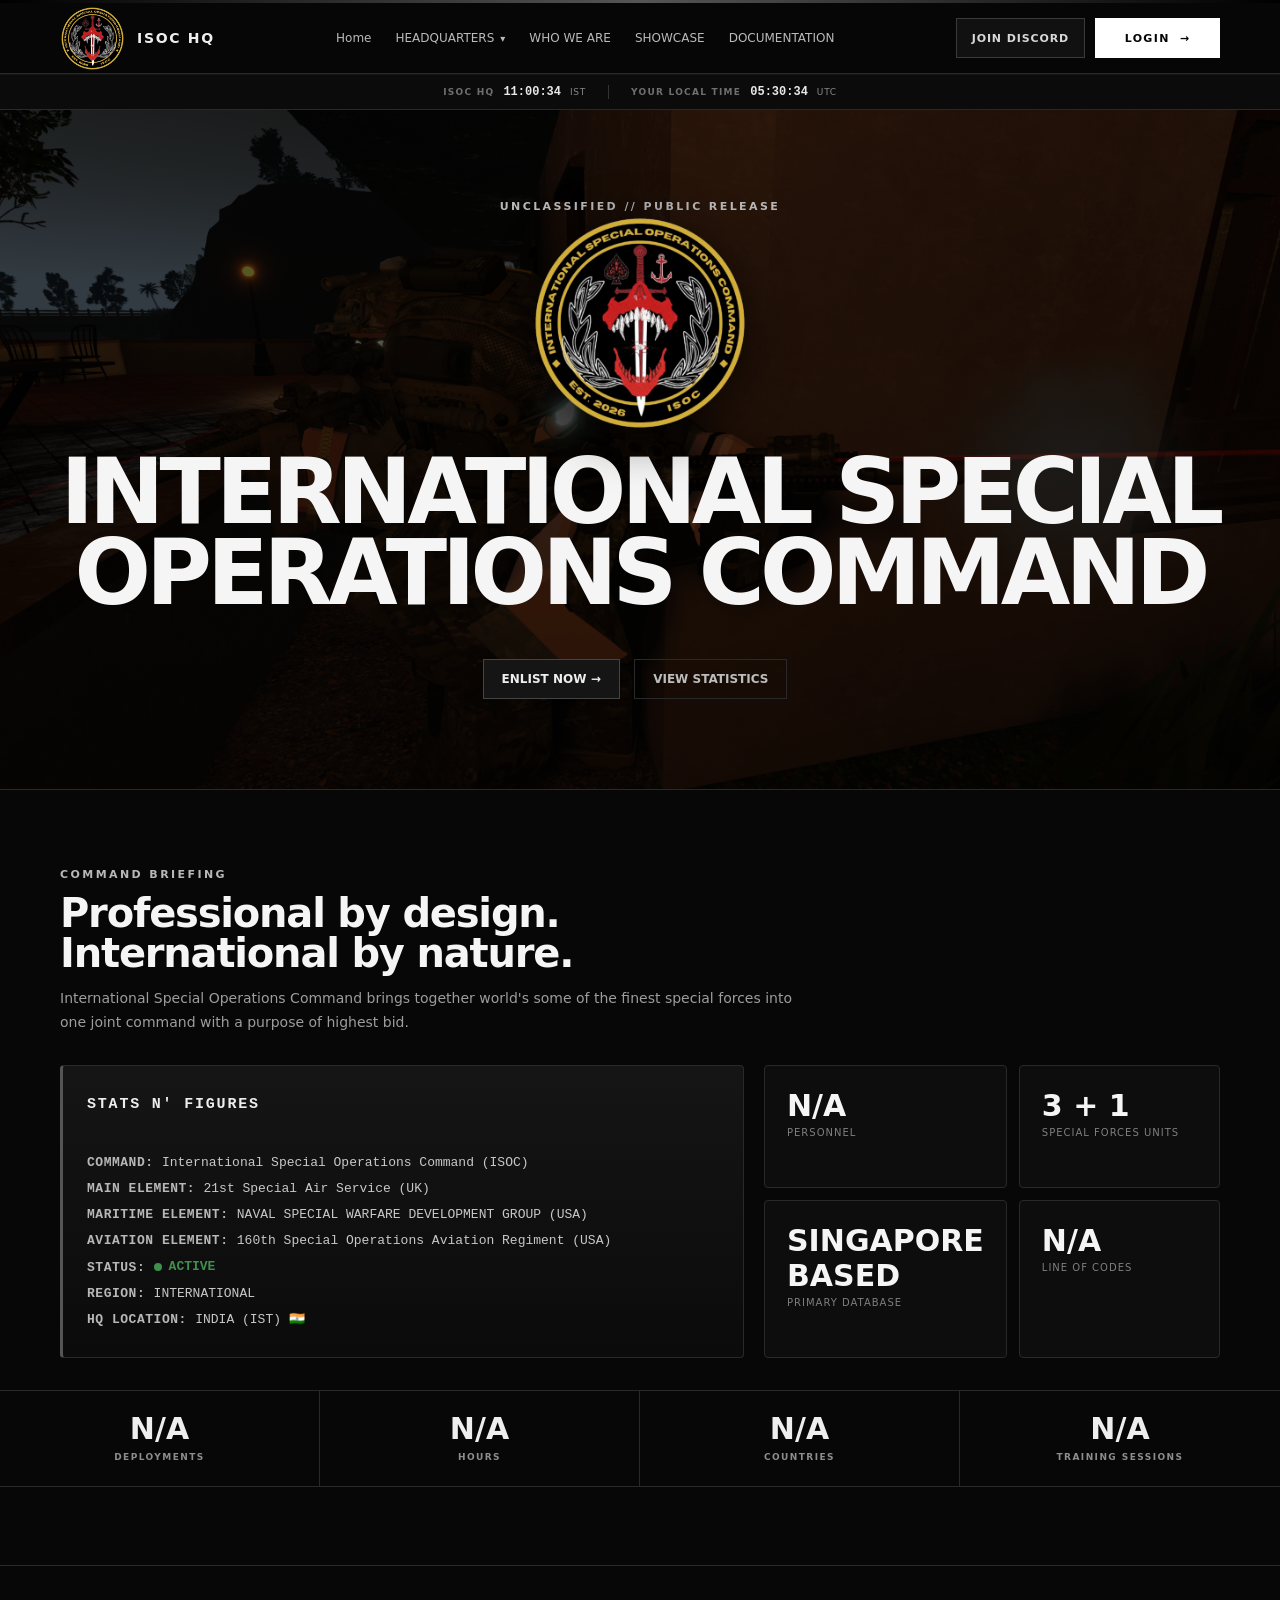
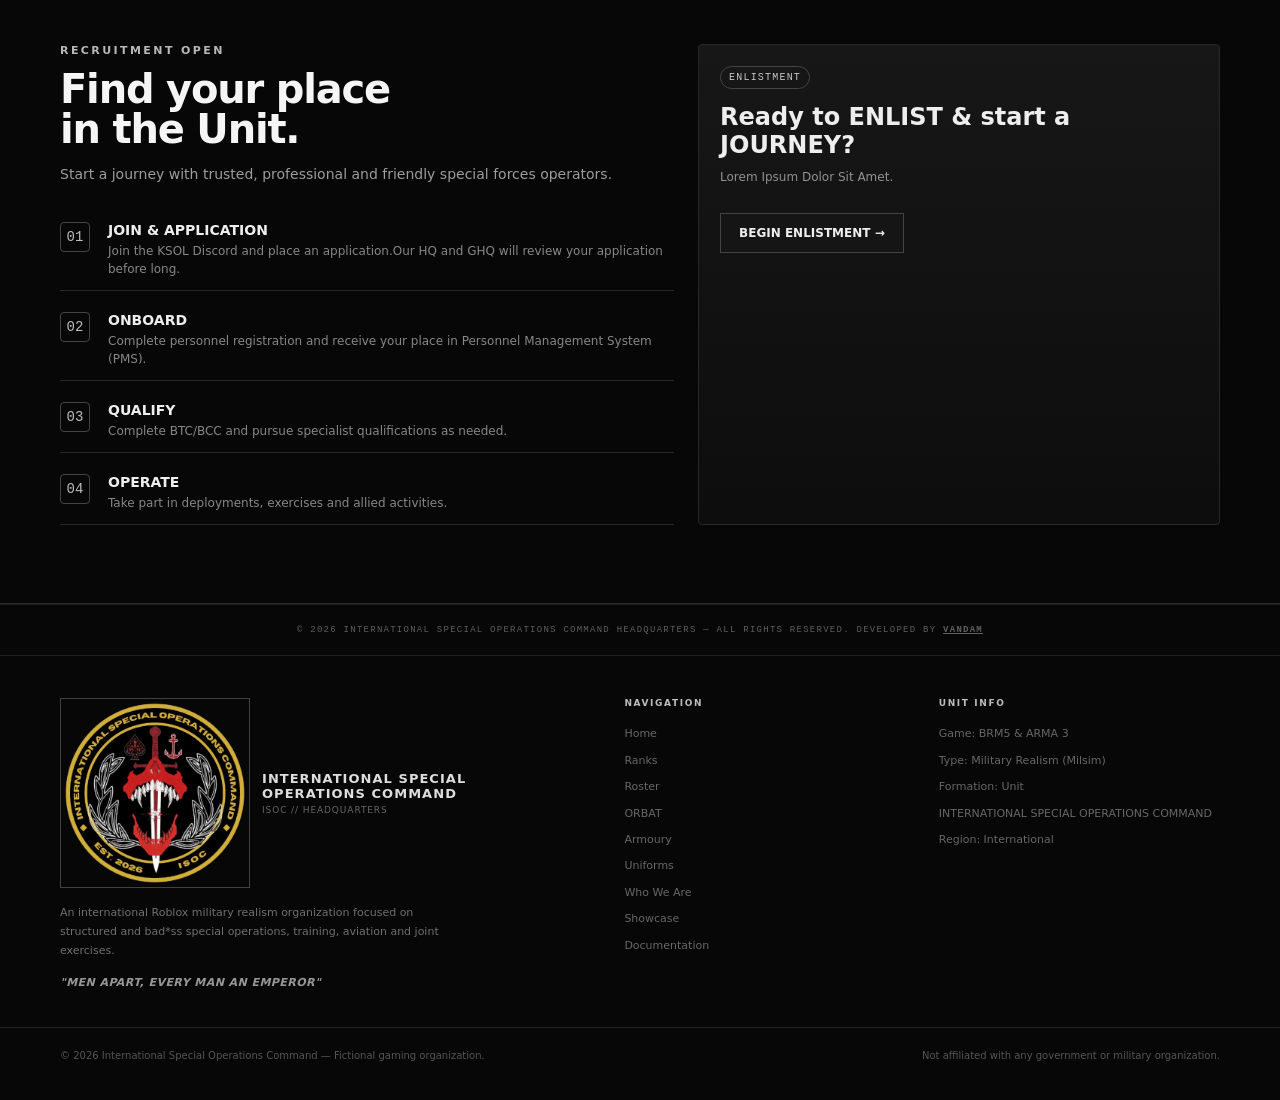
<file: index.html>
<!doctype html>
<html lang="en">

<head>
  <meta charset="utf-8">
  <meta name="viewport" content="width=device-width, initial-scale=1">

  <title>The Official Home Page of International Special Operations Command</title>

  <link rel="icon" type="image/png" href="web_media/2.png">

  <link rel="stylesheet" href="styles.css">
</head>


<body>

  <!-- =========================
         TOP ACCENT LINE
    ========================== -->
  <div class="top"></div>


  <!-- =========================================================
     NAVIGATION
========================================================= -->

<nav>
  <div class="wrap nav">
    <a class="brand" href="index.html">
      <img src="web_media/INSIGNIA-removebg-preview.png" alt="ISOC Logo" class="nav-logo">
      <span>ISOC HQ</span>
    </a>

    <div class="links">
                
        <a href="index.html">
          Home
        </a>
      <!-- <a href="index.html#about">FACTION STATS</a> -->

      <div class="nav-dropdown">
        <button class="nav-dropdown-toggle" type="button" aria-expanded="false">
          HEADQUARTERS <span class="nav-chevron">▾</span>
        </button>
        <div class="nav-dropdown-menu">
          <a href="ranks.html" class="nav-dropdown-item">
            <span class="dropdown-index">01</span>
            <span>
              <strong>RANKS</strong>
              <small>Rank structure &amp; requirements</small>
            </span>
          </a>
          <a href="roster.html" class="nav-dropdown-item">
            <span class="dropdown-index">02</span>
            <span>
              <strong>ROSTER</strong>
              <small>Faction personnel directory</small>
            </span>
          </a>
          <a href="appointments.html" class="nav-dropdown-item">
            <span class="dropdown-index">03</span>
            <span>
              <strong>ORBAT</strong>
              <small>Organization &amp; appointments</small>
            </span>
          </a>
          <!-- <a href="awards.html" class="nav-dropdown-item">
            <span class="dropdown-index">04</span>
            <span>
              <strong>DECORATIONS</strong>
              <small>Tabs, badges &amp; decorations</small>
            </span>
          </a> -->
           <!-- <a href="qualifications.html" class="nav-dropdown-item">
            <span class="dropdown-index">05</span>
            <span>
              <strong>QUALIFICATIONS</strong>
              <small>Courses, trainings &amp; evaluation boards</small>
            </span>
          </a> -->
          <a href="armoury.html"class="nav-dropdown-item">
            <span class="dropdown-index">04</span>
            <span>
              <strong>ARMOURY</strong>
              <small>Sanctioned weapon systems &amp; mods</small>
            </span>
          </a>
          <a href="uniforms.html" class="nav-dropdown-item">
            <span class="dropdown-index">05</span>
            <span>
              <strong>UNIFORMS</strong>
              <small>Faction dress &amp; uniform codes</small>
            </span>
          </a>
        </div>
      </div>
      <!-- <a href="help.html">HELP CENTRE</a> -->
       <a href="who-we-are.html">WHO WE ARE</a>
      <a href="media.html">SHOWCASE</a>
      <a href="documentation.html">DOCUMENTATION</a>
    </div>

    <div class="nav-actions">
      <a href="https://discord.gg/BPrtmmkZ6" class="discord-btn" target="_blank" rel="noopener">JOIN DISCORD</a>
      <a href="login.html" class="enlist-btn">
        <span class="enlist-text">LOGIN</span>
        <span class="enlist-arrow">→</span>
      </a>
    </div>
  </div>
</nav>

  <!-- =========================================================
     LIVE TIME STRIP
========================================================= -->

<div class="time-strip">

    <div class="wrap time-strip-inner">

        <div class="time-block">

            <span class="time-label">
                ISOC HQ
            </span>

            <span
                id="hq-time"
                class="time-value"
            >
                --:--:--
            </span>

            <span class="time-zone">
                IST
            </span>

        </div>


        <div class="time-divider"></div>


        <div class="time-block">

            <span class="time-label">
                YOUR LOCAL TIME
            </span>

            <span
                id="local-time"
                class="time-value"
            >
                --:--:--
            </span>

            <span
                id="local-zone"
                class="time-zone"
            >
                LOCAL
            </span>

        </div>

    </div>

</div>



  <!-- =========================
         HERO / HOMEPAGE
    ========================== -->
  <header class="hero" id="home">

    <div class="wrap">

      <div class="ey">
        UNCLASSIFIED // PUBLIC RELEASE
      </div>


      <!-- KSOL LOGO -->
      <img src="web_media/INSIGNIA-removebg-preview.png" alt="ISOC Logo" class="hero-logo">


      <h1>
        INTERNATIONAL SPECIAL<br>
        OPERATIONS COMMAND
      </h1>

      <!--
        <p>
            An international Roblox military realism organization
            built around disciplined infantry operations, 2 SIS
            special operations, specialist qualifications, aviation
            support, operational orders and joint exercises.
        </p>
        -->


      <div class="hero-buttons">

        <a class="btn" href="#join">
          ENLIST NOW →
        </a>

        <a class="btn alt" href="#about">
          VIEW STATISTICS
        </a>

      </div>

    </div>

  </header>



  <!-- =========================
         ABOUT / COMMAND BRIEFING
    ========================== -->
  <section id="about">

    <div class="wrap">

      <div class="k">
        COMMAND BRIEFING
      </div>


      <h2>
        Professional by design.<br>
        International by nature.
      </h2>


      <p class="lead">
       International Special Operations Command brings together world's some of the finest special forces
       into one joint command with a purpose of highest bid.
      </p>



      <!-- COMMAND INFORMATION -->
      <div class="briefgrid">


        <!-- CURRENT SITREP -->
        <div class="brief">

          <strong class="sitrep-title">
            STATS N' FIGURES
          </strong>

          <br><br>

          <span class="sitrep-label">
            COMMAND:
          </span>
          International Special Operations Command (ISOC)

          <br>

          <span class="sitrep-label">
            MAIN ELEMENT:
          </span>
          21st Special Air Service (UK)
          <br>

          <span class="sitrep-label">
            MARITIME ELEMENT:
          </span>
          NAVAL SPECIAL WARFARE DEVELOPMENT GROUP (USA)
          <br>

          <span class="sitrep-label">
            AVIATION ELEMENT:
          </span>
          160th Special Operations Aviation Regiment (USA)
          <br>

          <span class="sitrep-label">
            STATUS:
          </span>

          <span class="status-active">
            <span class="status-dot"></span>
            ACTIVE
          </span>

          <br>

          <span class="sitrep-label">
            REGION:
          </span>
          INTERNATIONAL

          <br>

          <span class="sitrep-label">
            HQ LOCATION:
          </span>
          INDIA (IST) 🇮🇳

        </div>



        <!-- STATISTICS -->
        <div class="stats">


          <!-- EDIT NUMBER -->
          <div class="stat">

            <b>
              N/A
            </b>

            <span>
              PERSONNEL
            </span>

          </div>


          <!-- EDIT NUMBER -->
          <div class="stat">

            <b>
              3 + 1
            </b>

            <span>
              SPECIAL FORCES UNITS
            </span>

          </div>


          <!-- EDIT VALUE -->
          <div class="stat">

            <b>
              SINGAPORE BASED
            </b>

            <span>
              PRIMARY DATABASE
            </span>

          </div>


          <!-- EDIT VALUE -->
          <div class="stat">

            <b>
              N/A
            </b>

            <span>
              LINE OF CODES
            </span>

          </div>

        </div>

      </div>

    </div>
    <!-- =========================================================
     OPERATIONAL STATISTICS
========================================================= -->

    <div class="stats-strip">

      <!-- DEPLOYMENTS -->
      <div class="stat-item">
        <strong>N/A</strong>
        <span>DEPLOYMENTS</span>
      </div>


      <!-- HOURS -->
      <div class="stat-item">
        <strong>N/A</strong>
        <span>HOURS</span>
      </div>


      <!-- AARS -->
      <div class="stat-item">
        <strong>N/A</strong>
        <span>COUNTRIES</span>
      </div>


      <!-- TRAINING -->
      <div class="stat-item">
        <strong>N/A</strong>
        <span>TRAINING SESSIONS</span>
      </div>

    </div>

  </section>



  <!-- =========================
         CAPABILITIES
    ========================== -->
  <!-- <section id="cap">

    <div class="wrap">

      <div class="k">
        MISSION SET
      </div>


      <h2>
        Operational Capabilities
      </h2>


      <p class="lead">
        Core capabilities organized around KSOL's training
        and personnel system.
      </p>


      <div class="cards">


        <div class="card">

          <span class="tag">
            01
          </span>

          <h3>
            Infantry Operations
          </h3>

          <p>
            Skilled ground operations, formations,
            objective security, patrols and raids.
          </p>

        </div>



        <div class="card">

          <span class="tag">
            02
          </span>

          <h3>
            Special Operations
          </h3>

          <p>
            2 SIS conducts specialist missions under a
            higher selection and qualification standard, directly under HQ.
          </p>

        </div>



        <div class="card">

          <span class="tag">
            03
          </span>

          <h3>
            Reconnaissance
          </h3>

          <p>
            Observation, intelligence collection,
            Recce and mission reporting and marksmanship.
          </p>

        </div>



        <div class="card">

          <span class="tag">
            04
          </span>

          <h3>
            Rotary Aviation
          </h3>

          <p>
            Air movement, infiltration-extraction, observation and
            CAS support by qualified personnel.
          </p>

        </div>

      </div>

    </div>

  </section> -->


  <!-- =========================
         RECRUITMENT
    ========================== -->
  <section id="join">

    <div class="wrap recruit">


      <!-- LEFT SIDE -->
      <div>

        <div class="k">
          RECRUITMENT OPEN
        </div>


        <h2>
          Find your place<br>
          in the Unit.
        </h2>


        <p class="lead">
          Start a journey with trusted, professional and friendly special forces operators.
        </p>



        <!-- RECRUITMENT STEPS -->
        <div class="steps">


          <!-- STEP 01 -->
          <div class="step">

            <div class="n">
              01
            </div>

            <div>

              <h4>
                JOIN & APPLICATION
              </h4>

              <p>
                Join the KSOL Discord and place an application.Our HQ and GHQ will review your application before long.
              </p>

            </div>

          </div>



          <!-- STEP 02 -->
          <div class="step">

            <div class="n">
              02
            </div>

            <div>

              <h4>
                ONBOARD
              </h4>

              <p>
                Complete personnel registration and
                receive your place in Personnel Management System (PMS).
              </p>

            </div>

          </div>



          <!-- STEP 03 -->
          <div class="step">

            <div class="n">
              03
            </div>

            <div>

              <h4>
                QUALIFY
              </h4>

              <p>
                Complete BTC/BCC and pursue specialist
                qualifications as needed.
              </p>

            </div>

          </div>



          <!-- STEP 04 -->
          <div class="step">

            <div class="n">
              04
            </div>

            <div>

              <h4>
                OPERATE
              </h4>

              <p>
                Take part in deployments, exercises
                and allied activities.
              </p>

            </div>

          </div>

        </div>

      </div>



      <!-- RIGHT SIDE -->
      <div class="card">

        <span class="tag">
          ENLISTMENT
        </span>


        <h3 style="font-size: 24px;">
          Ready to ENLIST & start a JOURNEY?
        </h3>


        <p>
          Lorem Ipsum Dolor Sit Amet.
        </p>


        <!-- DISCORD / APPLICATION BUTTON -->
        <a class="btn" href="https://discord.gg/BPrtmmkZ6" id="enlistBtn">
          BEGIN ENLISTMENT →
        </a>

      </div>

    </div>

  </section>



<!-- =========================================================
     FOOTER
========================================================= -->

<footer class="site-footer">

    <!-- TOP COPYRIGHT LINE -->
    <div class="footer-top">

        <div class="wrap footer-top-inner">© 2026 INTERNATIONAL SPECIAL OPERATIONS COMMAND HEADQUARTERS — ALL RIGHTS RESERVED. DEVELOPED BY <a href="https://www.instagram.com/obi_onenairobi/"><b><u>VANDAM</u></b></a></div>

    </div>


    <!-- MAIN FOOTER -->
    <div class="footer-main">

        <div class="wrap footer-grid">


            <!-- =================================================
                 ORGANIZATION INFO
            ================================================== -->

            <div class="footer-brand">

                <div class="footer-brand-title">

                    <img src="web_media/INSIGNIA-removebg-preview.png" alt="KSOL Logo" class="footer-logo">

                    <div>

                        <strong>
                            INTERNATIONAL SPECIAL OPERATIONS COMMAND
                        </strong>

                        <small>
                            ISOC // HEADQUARTERS
                        </small>

                    </div>

                </div>


                <p>
                    An international Roblox military realism
                    organization focused on structured and bad*ss
                    special operations, training,
                    aviation and joint exercises.
                </p>


                <em>
                    "MEN APART, EVERY MAN AN EMPEROR"
                </em>

            </div>



            <!-- =================================================
                 NAVIGATION
            ================================================== -->

            <div class="footer-column">

                <h4>
                    NAVIGATION
                </h4>

                <a href="index.html">
                    Home
                </a>

                <a href="ranks.html">
                    Ranks
                </a>

                <a href="roster.html">
                    Roster
                </a>

                <a href="appointments.html">
                    ORBAT
                </a>

                <!-- <a href="awards.html">
                    Decorations
                </a>

                <a href="qualifications.html">
                    Qualifications
                </a> -->
                <a href="armoury.html">
                    Armoury
                </a>
                <a href="uniforms.html">
                    Uniforms
                </a>
                <!-- <a href="#">
                    Job Centre
                </a> -->
               <a href="who-we-are.html">
                    Who We Are
                </a>
                <a href="media.html">
                    Showcase
                </a>
                <a href="documentation.html">
                    Documentation
                </a>

            </div>



            <!-- =================================================
                 UNIT INFORMATION
            ================================================== -->

            <div class="footer-column">

                <h4>
                    UNIT INFO
                </h4>

                <span>
                    Game: BRM5 & ARMA 3
                </span>

                <span>
                    Type: Military Realism (Milsim)
                </span>

                <span>
                    Formation: Unit
                </span>

                <span>
                    INTERNATIONAL SPECIAL OPERATIONS COMMAND
                </span>

                <span>
                    Region: International
                </span>

            </div>

        </div>

    </div>


    <!-- =========================================================
         BOTTOM LEGAL LINE
    ========================================================== -->

    <div class="footer-bottom">

        <div class="wrap footer-bottom-inner">

            <span>
                © 2026 International Special Operations Command —
                Fictional gaming organization.
            </span>

            <span>
                Not affiliated with any government or military organization.
            </span>

        </div>

    </div>

</footer>



  <!-- =========================
         JAVASCRIPT
    ========================== -->
  <script src="script.js"></script>

</body>

</html>
</file>
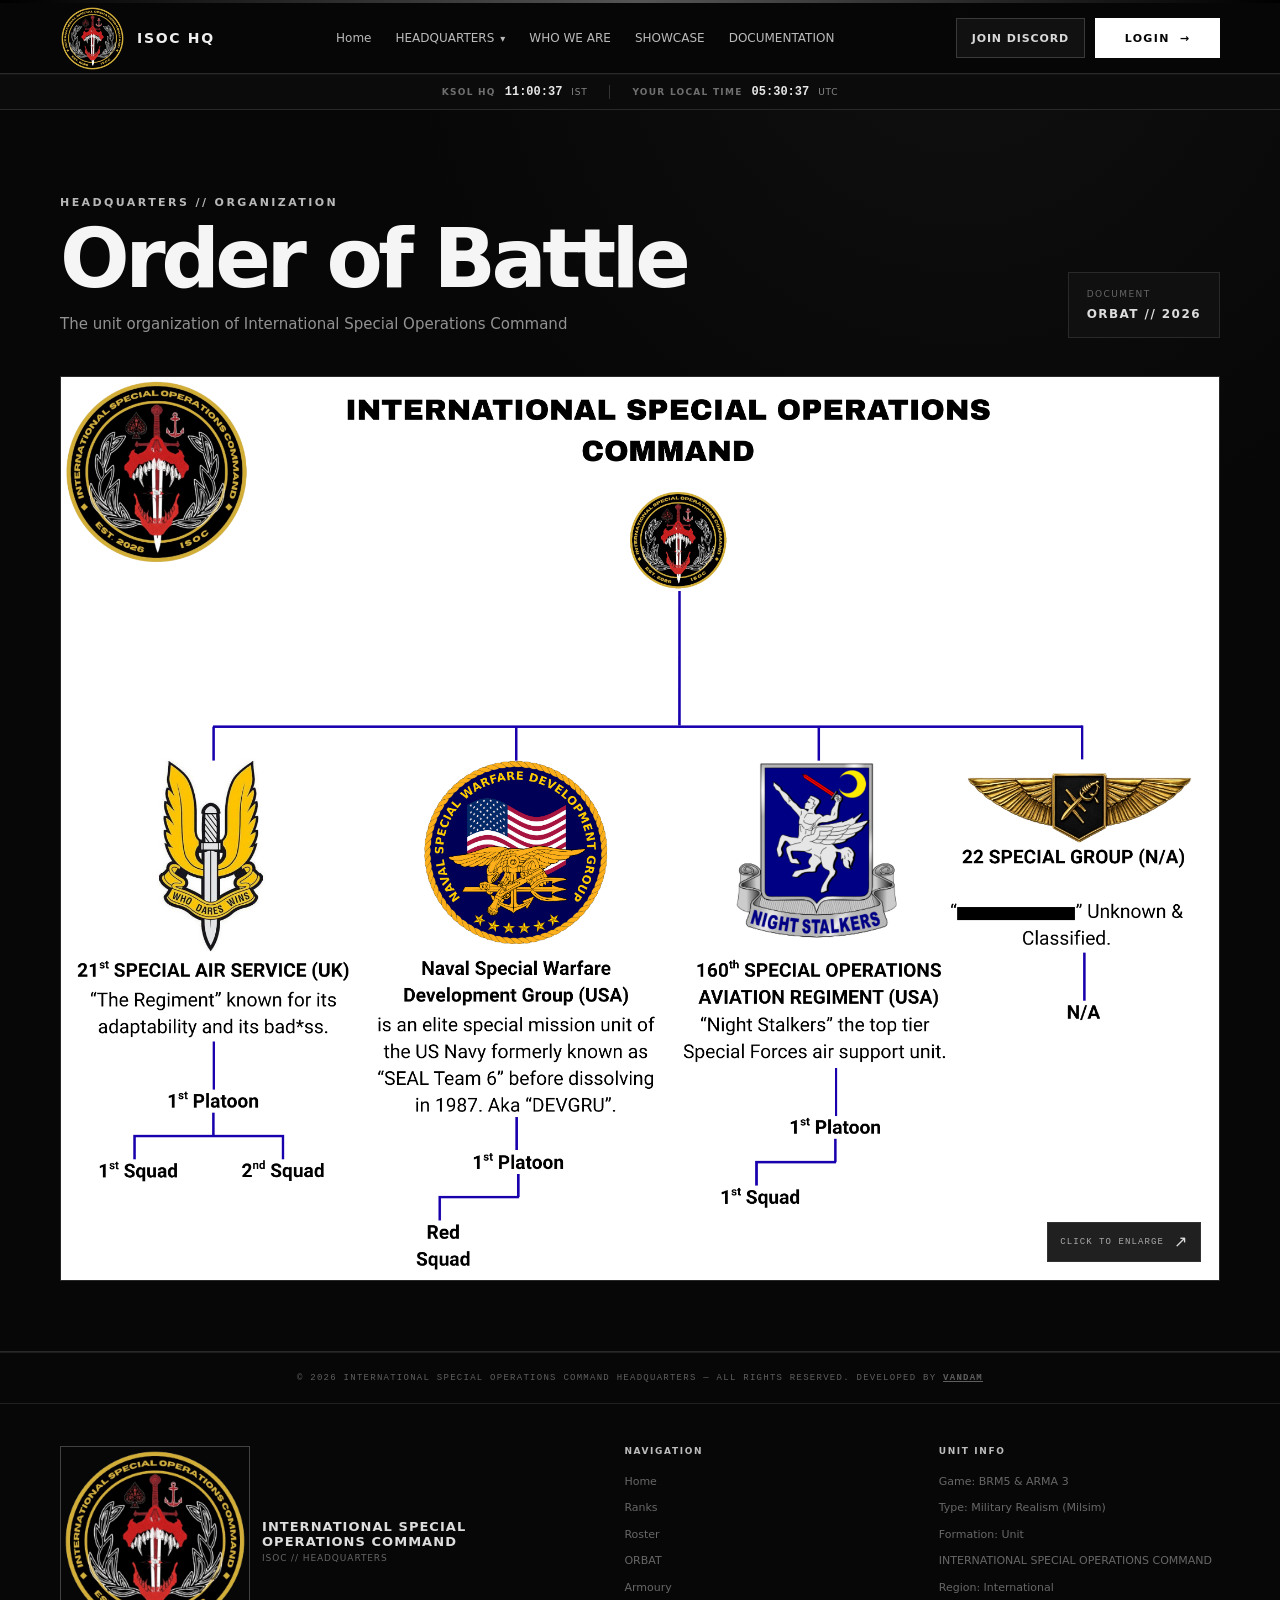
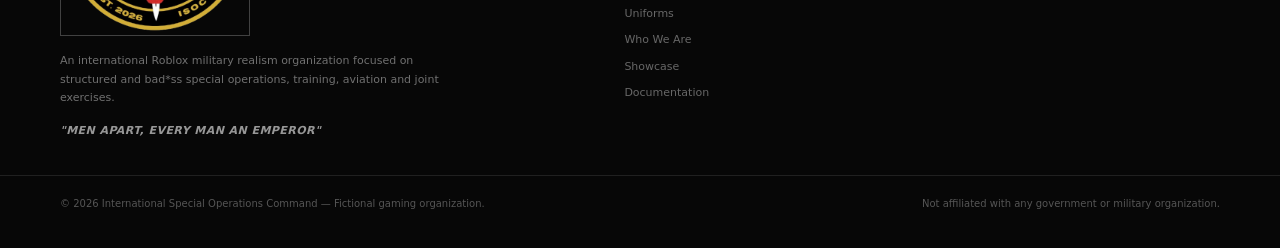
<file: appointments.html>
<!doctype html>
<html lang="en">
<head>
    <meta charset="utf-8">
    <meta name="viewport" content="width=device-width, initial-scale=1">

    <title>ISOC - ORBAT</title>

    <link rel="icon" type="image/png" href="web_media/2.png">

    <link rel="stylesheet" href="styles.css">
    <link rel="stylesheet" href="appointments.css">
</head>

<body>

<div class="top"></div>

<!-- NAVIGATION -->
<nav>
  <div class="wrap nav">
    <a class="brand" href="index.html">
      <img src="web_media/INSIGNIA-removebg-preview.png" alt="ISOC Logo" class="nav-logo">
      <span>ISOC HQ</span>
    </a>

    <div class="links">
                
        <a href="index.html">
          Home
        </a>
      <!-- <a href="index.html#about">FACTION STATS</a> -->

      <div class="nav-dropdown">
        <button class="nav-dropdown-toggle" type="button" aria-expanded="false">
          HEADQUARTERS <span class="nav-chevron">▾</span>
        </button>
        <div class="nav-dropdown-menu">
          <a href="ranks.html" class="nav-dropdown-item">
            <span class="dropdown-index">01</span>
            <span>
              <strong>RANKS</strong>
              <small>Rank structure &amp; requirements</small>
            </span>
          </a>
          <a href="roster.html" class="nav-dropdown-item">
            <span class="dropdown-index">02</span>
            <span>
              <strong>ROSTER</strong>
              <small>Faction personnel directory</small>
            </span>
          </a>
          <a href="appointments.html" class="nav-dropdown-item">
            <span class="dropdown-index">03</span>
            <span>
              <strong>ORBAT</strong>
              <small>Organization &amp; appointments</small>
            </span>
          </a>
          <!-- <a href="awards.html" class="nav-dropdown-item">
            <span class="dropdown-index">04</span>
            <span>
              <strong>DECORATIONS</strong>
              <small>Tabs, badges &amp; decorations</small>
            </span>
          </a> -->
           <!-- <a href="qualifications.html" class="nav-dropdown-item">
            <span class="dropdown-index">05</span>
            <span>
              <strong>QUALIFICATIONS</strong>
              <small>Courses, trainings &amp; evaluation boards</small>
            </span>
          </a> -->
          <a href="armoury.html"class="nav-dropdown-item">
            <span class="dropdown-index">04</span>
            <span>
              <strong>ARMOURY</strong>
              <small>Sanctioned weapon systems &amp; mods</small>
            </span>
          </a>
          <a href="uniforms.html" class="nav-dropdown-item">
            <span class="dropdown-index">05</span>
            <span>
              <strong>UNIFORMS</strong>
              <small>Faction dress &amp; uniform codes</small>
            </span>
          </a>
        </div>
      </div>
      <!-- <a href="help.html">HELP CENTRE</a> -->
       <a href="who-we-are.html">WHO WE ARE</a>
      <a href="media.html">SHOWCASE</a>
      <a href="documentation.html">DOCUMENTATION</a>
    </div>

    <div class="nav-actions">
      <a href="https://discord.gg/BPrtmmkZ6" class="discord-btn" target="_blank" rel="noopener">JOIN DISCORD</a>
      <a href="login.html" class="enlist-btn">
        <span class="enlist-text">LOGIN</span>
        <span class="enlist-arrow">→</span>
      </a>
    </div>
  </div>
</nav>


<!-- TIME STRIP -->
<div class="time-strip">

    <div class="wrap time-strip-inner">

        <div class="time-block">
            <span class="time-label">KSOL HQ</span>
            <span id="hq-time" class="time-value">--:--:--</span>
            <span class="time-zone">IST</span>
        </div>

        <div class="time-divider"></div>

        <div class="time-block">
            <span class="time-label">YOUR LOCAL TIME</span>
            <span id="local-time" class="time-value">--:--:--</span>
            <span id="local-zone" class="time-zone">LOCAL</span>
        </div>

    </div>

</div>


<main class="orbat-page">

    <!-- =====================================================
         ORBAT
    ====================================================== -->

    <section class="orbat-hero">

        <div class="wrap">

            <div class="orbat-heading">

                <div>
                    <div class="k">
                        HEADQUARTERS // ORGANIZATION
                    </div>

                    <h1>
                        Order of Battle
                    </h1>

                    <p>
                        The unit organization of International Special Operations Command
                    </p>
                </div>

                <div class="orbat-reference">
                    <span>DOCUMENT</span>
                    <strong>ORBAT // 2026</strong>
                </div>

            </div>


            <!-- CLICKABLE ORBAT -->
            <div
                class="orbat-viewer"
                id="orbatViewer"
                role="button"
                tabindex="0"
                aria-label="Enlarge Order of Battle"
            >

                <img
                    src="web_media/ISOC_ORBAT.png"
                    alt="International Special Operations Command Order of Battle"
                    id="orbatImage"
                >

                <div class="orbat-overlay">
                    <span>CLICK TO ENLARGE</span>
                    <span class="orbat-expand">↗</span>
                </div>

            </div>

        </div>

    </section>


    <!-- =====================================================
         APPOINTMENTS
    ====================================================== -->
<!-- 
    <section class="appointments-section">

        <div class="wrap">

            <div class="appointments-header">

                <div>
                    <div class="k">
                        HEADQUARTERS // PERSONNEL STRUCTURE
                    </div>

                    <h2>
                        Appointments
                    </h2>

                    <p>
                        Command, directorate and unit appointments
                        within the Kali Special Operations Legion.
                    </p>
                </div>

                <div class="appointment-count">
                    <span>ESTABLISHMENT</span>
                    <strong id="appointmentCount">00</strong>
                </div>

            </div>


            <div
                id="appointmentsContainer"
                class="appointments-container"
            ></div>

        </div>

    </section> -->

</main>


<!-- =====================================================
     IMAGE LIGHTBOX
====================================================== -->

<div
    class="orbat-lightbox"
    id="orbatLightbox"
    aria-hidden="true"
>

    <button
        class="lightbox-close"
        id="lightboxClose"
        type="button"
        aria-label="Close image"
    >
        ×
    </button>

    <div class="lightbox-content">

        <img
            src="web_media/ISOC_ORBAT.png"
            alt="Enlarged ISOC Order of Battle"
        >

    </div>

</div>


<!-- FOOTER -->
<footer class="site-footer">

    <!-- TOP COPYRIGHT LINE -->
    <div class="footer-top">

        <div class="wrap footer-top-inner">© 2026 INTERNATIONAL SPECIAL OPERATIONS COMMAND HEADQUARTERS — ALL RIGHTS RESERVED. DEVELOPED BY <a href="https://www.instagram.com/obi_onenairobi/"><b><u>VANDAM</u></b></a></div>

    </div>


    <!-- MAIN FOOTER -->
    <div class="footer-main">

        <div class="wrap footer-grid">


            <!-- =================================================
                 ORGANIZATION INFO
            ================================================== -->

            <div class="footer-brand">

                <div class="footer-brand-title">

                    <img src="web_media/INSIGNIA-removebg-preview.png" alt="KSOL Logo" class="footer-logo">

                    <div>

                        <strong>
                            INTERNATIONAL SPECIAL OPERATIONS COMMAND
                        </strong>

                        <small>
                            ISOC // HEADQUARTERS
                        </small>

                    </div>

                </div>


                <p>
                    An international Roblox military realism
                    organization focused on structured and bad*ss
                    special operations, training,
                    aviation and joint exercises.
                </p>


                <em>
                    "MEN APART, EVERY MAN AN EMPEROR"
                </em>

            </div>



            <!-- =================================================
                 NAVIGATION
            ================================================== -->

            <div class="footer-column">

                <h4>
                    NAVIGATION
                </h4>

                <a href="index.html">
                    Home
                </a>

                <a href="ranks.html">
                    Ranks
                </a>

                <a href="roster.html">
                    Roster
                </a>

                <a href="appointments.html">
                    ORBAT
                </a>

                <!-- <a href="awards.html">
                    Decorations
                </a>

                <a href="qualifications.html">
                    Qualifications
                </a> -->
                <a href="armoury.html">
                    Armoury
                </a>
                <a href="uniforms.html">
                    Uniforms
                </a>
                <!-- <a href="#">
                    Job Centre
                </a> -->
                <a href="who-we-are.html">
                    Who We Are
                </a>
                <a href="media.html">
                    Showcase
                </a>
                <a href="documentation.html">
                    Documentation
                </a>

            </div>



            <!-- =================================================
                 UNIT INFORMATION
            ================================================== -->

            <div class="footer-column">

                <h4>
                    UNIT INFO
                </h4>

                <span>
                    Game: BRM5 & ARMA 3
                </span>

                <span>
                    Type: Military Realism (Milsim)
                </span>

                <span>
                    Formation: Unit
                </span>

                <span>
                    INTERNATIONAL SPECIAL OPERATIONS COMMAND
                </span>

                <span>
                    Region: International
                </span>

            </div>

        </div>

    </div>


    <!-- =========================================================
         BOTTOM LEGAL LINE
    ========================================================== -->

    <div class="footer-bottom">

        <div class="wrap footer-bottom-inner">

            <span>
                © 2026 International Special Operations Command —
                Fictional gaming organization.
            </span>

            <span>
                Not affiliated with any government or military organization.
            </span>

        </div>

    </div>

</footer>


<script src="script.js"></script>
<script src="appointments.js"></script>

</body>
</html>
</file>
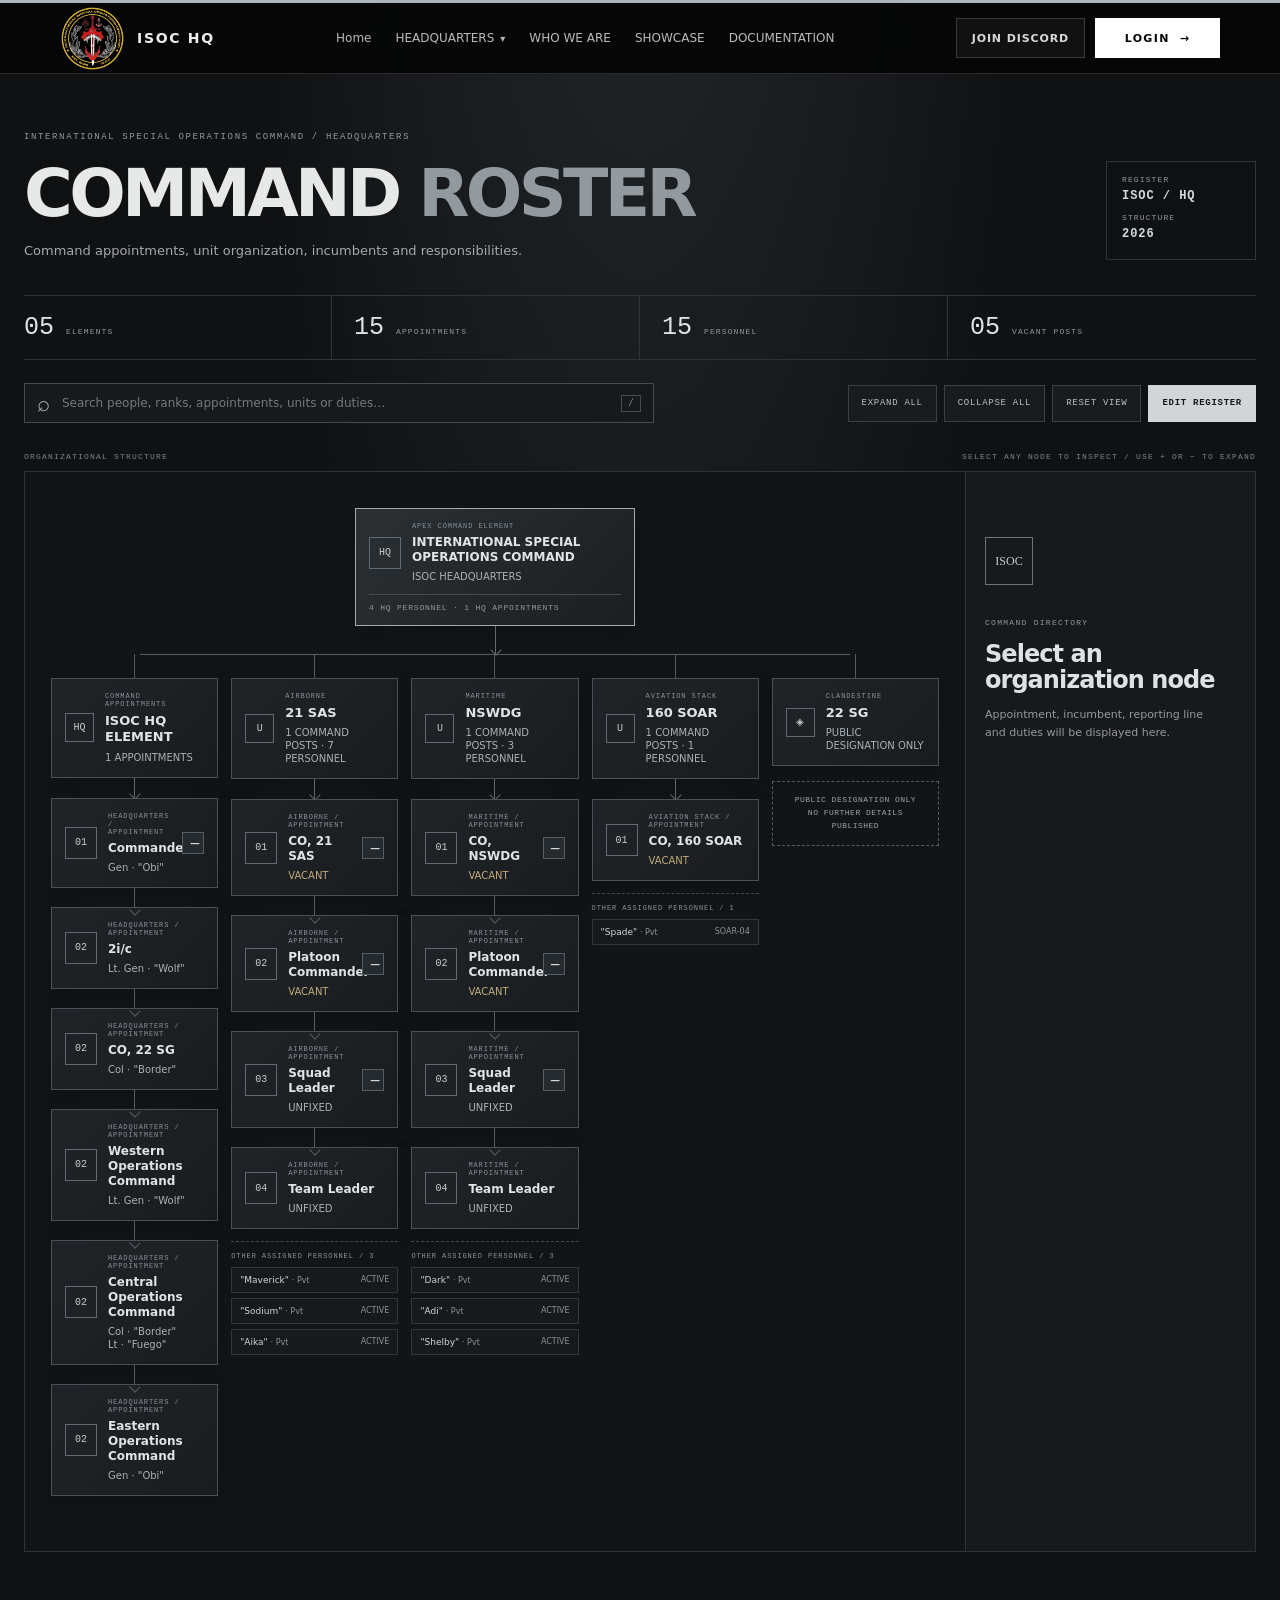
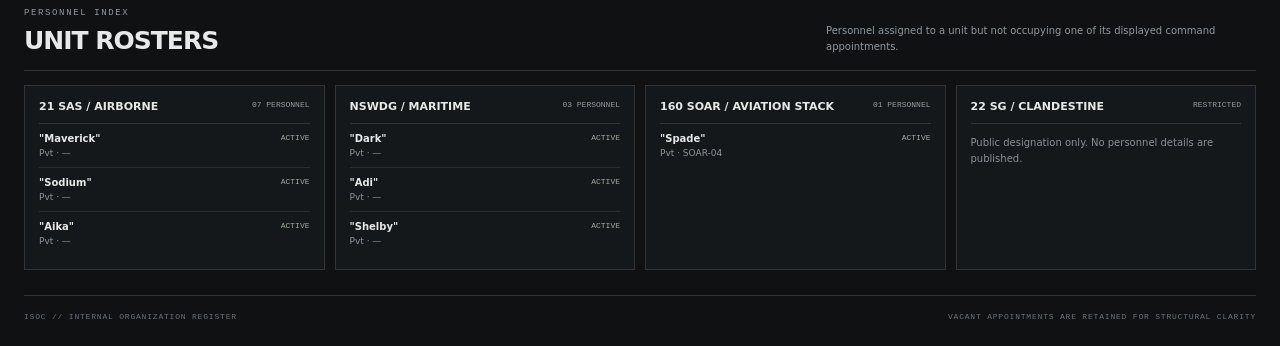
<file: roster.html>
<!doctype html>
<html lang="en">
<head>
  <meta charset="utf-8">
  <meta name="viewport" content="width=device-width, initial-scale=1">
  <meta name="theme-color" content="#101113">
  <title>ISOC — Command Roster</title>
  <link rel="icon" type="image/png" href="web_media/2.png">
  <link rel="stylesheet" href="roster.css">
  <script defer src="roster-data.js"></script>
  <script defer src="roster.js"></script>
</head>
<body>

  <div class="topline"></div>
  <!-- <header class="site-header">
    <a class="brand" href="index.html"><span class="brand-mark">I</span><span>ISOC <small>HEADQUARTERS</small></span></a>
    <div class="header-right"><span class="classification">ORGANIZATION DIRECTORY</span><span class="live-indicator">REGISTER VIEW</span></div>
  </header> -->
  <nav>
  <div class="wrap nav">
    <a class="brand" href="index.html">
      <img src="web_media/INSIGNIA-removebg-preview.png" alt="ISOC Logo" class="nav-logo">
      <span>ISOC HQ</span>
    </a>

    <div class="links">
                
        <a href="index.html">
          Home
        </a>
      <!-- <a href="index.html#about">FACTION STATS</a> -->

      <div class="nav-dropdown">
        <button class="nav-dropdown-toggle" type="button" aria-expanded="false">
          HEADQUARTERS <span class="nav-chevron">▾</span>
        </button>
        <div class="nav-dropdown-menu">
          <a href="ranks.html" class="nav-dropdown-item">
            <span class="dropdown-index">01</span>
            <span>
              <strong>RANKS</strong>
              <small>Rank structure &amp; requirements</small>
            </span>
          </a>
          <a href="roster.html" class="nav-dropdown-item">
            <span class="dropdown-index">02</span>
            <span>
              <strong>ROSTER</strong>
              <small>Faction personnel directory</small>
            </span>
          </a>
          <a href="appointments.html" class="nav-dropdown-item">
            <span class="dropdown-index">03</span>
            <span>
              <strong>ORBAT</strong>
              <small>Organization &amp; appointments</small>
            </span>
          </a>
          <!-- <a href="awards.html" class="nav-dropdown-item">
            <span class="dropdown-index">04</span>
            <span>
              <strong>DECORATIONS</strong>
              <small>Tabs, badges &amp; decorations</small>
            </span>
          </a> -->
           <!-- <a href="qualifications.html" class="nav-dropdown-item">
            <span class="dropdown-index">05</span>
            <span>
              <strong>QUALIFICATIONS</strong>
              <small>Courses, trainings &amp; evaluation boards</small>
            </span>
          </a> -->
          <a href="armoury.html"class="nav-dropdown-item">
            <span class="dropdown-index">04</span>
            <span>
              <strong>ARMOURY</strong>
              <small>Sanctioned weapon systems &amp; mods</small>
            </span>
          </a>
          <a href="uniforms.html" class="nav-dropdown-item">
            <span class="dropdown-index">05</span>
            <span>
              <strong>UNIFORMS</strong>
              <small>Faction dress &amp; uniform codes</small>
            </span>
          </a>
        </div>
      </div>
      <!-- <a href="help.html">HELP CENTRE</a> -->
       <a href="who-we-are.html">WHO WE ARE</a>
      <a href="media.html">SHOWCASE</a>
      <a href="documentation.html">DOCUMENTATION</a>
    </div>

    <div class="nav-actions">
      <a href="https://discord.gg/BPrtmmkZ6" class="discord-btn" target="_blank" rel="noopener">JOIN DISCORD</a>
      <a href="login.html" class="enlist-btn">
        <span class="enlist-text">LOGIN</span>
        <span class="enlist-arrow">→</span>
      </a>
    </div>
  </div>
</nav>
  <main class="shell">
    <section class="hero">
      <div class="eyebrow">INTERNATIONAL SPECIAL OPERATIONS COMMAND / HEADQUARTERS</div>
      <div class="hero-row">
        <div><h1>COMMAND <em>ROSTER</em></h1><p>Command appointments, unit organization, incumbents and responsibilities.</p></div>
        <div class="edition"><span>REGISTER</span><strong>ISOC / HQ</strong><span>STRUCTURE</span><strong>2026</strong></div>
      </div>
      <div class="stats">
        <div><b id="stat-units">05</b><span>ELEMENTS</span></div>
        <div><b id="stat-appointments">00</b><span>APPOINTMENTS</span></div>
        <div><b id="stat-personnel">00</b><span>PERSONNEL</span></div>
        <div><b id="stat-vacant">00</b><span>VACANT POSTS</span></div>
      </div>
    </section>

    <section class="controls">
      <label class="search"><span>⌕</span><input id="search" type="search" placeholder="Search people, ranks, appointments, units or duties…" autocomplete="off"><kbd>/</kbd></label>
      <div class="control-buttons">
        <button class="button" id="expand-all">EXPAND ALL</button>
        <button class="button" id="collapse-all">COLLAPSE ALL</button>
        <button class="button" id="reset-view">RESET VIEW</button>
        <button class="button primary" id="manage">EDIT REGISTER</button>
      </div>
    </section>

    <div class="map-caption"><span>ORGANIZATIONAL STRUCTURE</span><span>SELECT ANY NODE TO INSPECT / USE + OR − TO EXPAND</span></div>
    <section class="workspace">
      <div class="map-viewport" id="map-viewport"><div class="org-map" id="org-map"></div></div>
      <aside class="details" id="details"><div class="detail-empty"><span class="detail-seal">ISOC</span><small>COMMAND DIRECTORY</small><h2>Select an<br>organization node</h2><p>Appointment, incumbent, reporting line and duties will be displayed here.</p></div></aside>
    </section>

    <section class="personnel-section">
      <div class="section-heading"><div><span class="eyebrow">PERSONNEL INDEX</span><h2>UNIT ROSTERS</h2></div><p>Personnel assigned to a unit but not occupying one of its displayed command appointments.</p></div>
      <div class="unit-rosters" id="unit-rosters"></div>
    </section>
    <footer class="page-footer"><span>ISOC // INTERNAL ORGANIZATION REGISTER</span><span>VACANT APPOINTMENTS ARE RETAINED FOR STRUCTURAL CLARITY</span></footer>
  </main>

  <div class="modal-backdrop" id="modal" hidden>
    <section class="modal" role="dialog" aria-modal="true" aria-labelledby="modal-title">
      <header class="modal-header"><div><span class="eyebrow">REGISTER MANAGEMENT</span><h2 id="modal-title">EDIT ORGANIZATION</h2></div><button class="close" id="close-modal" aria-label="Close">×</button></header>
      <nav class="tabs">
        <button class="tab active" data-tab="people">PERSONNEL</button>
        <button class="tab" data-tab="appointments">APPOINTMENTS</button>
        <button class="tab" data-tab="units">UNITS</button>
        <button class="tab" data-tab="data">DATA / BACKUP</button>
      </nav>
      <div class="modal-content" id="modal-content"></div>
    </section>
  </div>
  <div class="toast" id="toast" role="status" aria-live="polite"></div>
</body>
</html>
</file>
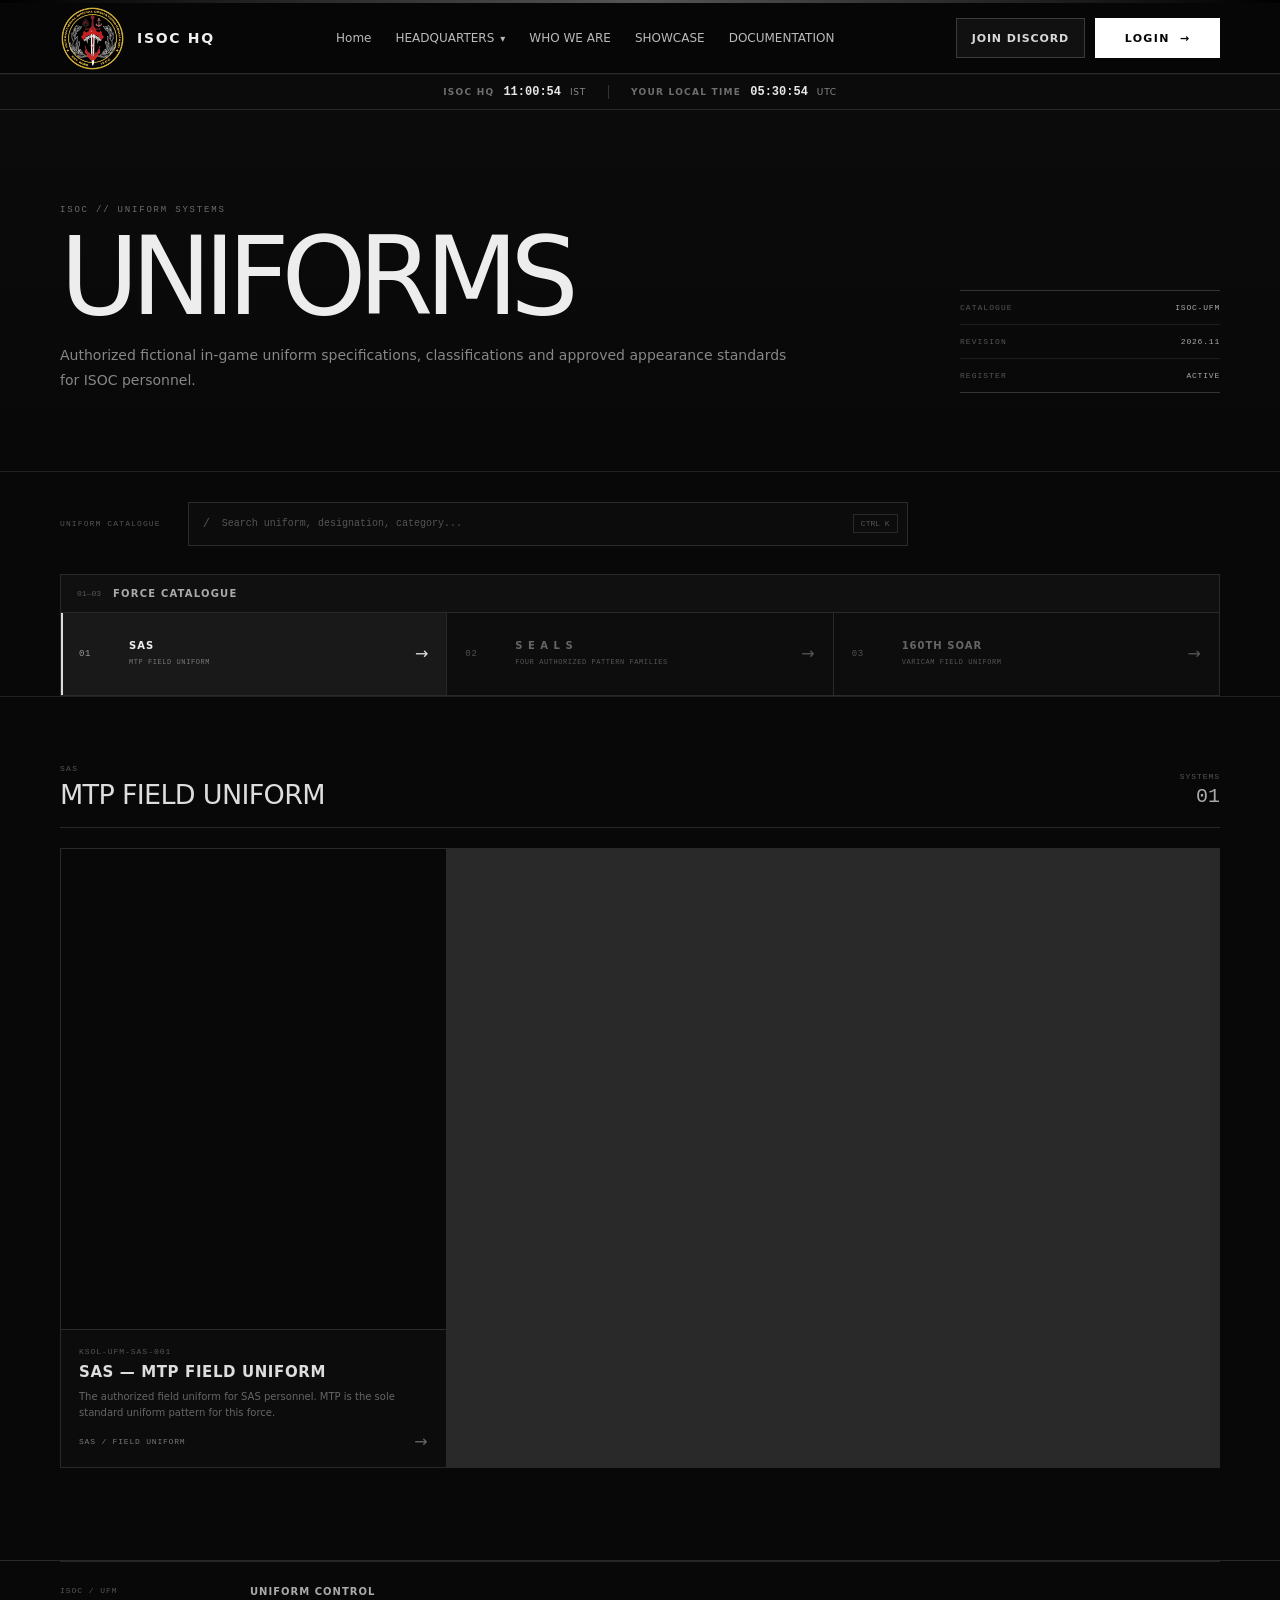
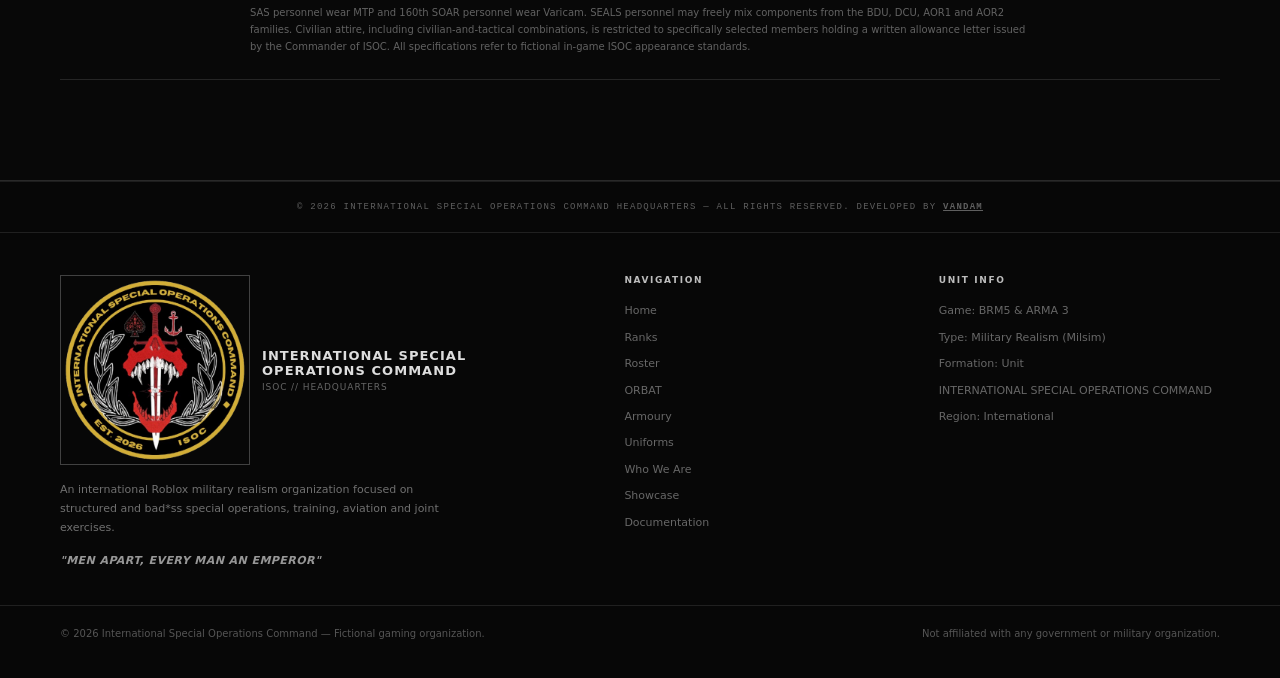
<file: uniforms.html>
<!doctype html>
<html lang="en">

<head>

    <meta charset="utf-8">
    <meta name="viewport" content="width=device-width, initial-scale=1">

    <title>ISOC - Uniforms</title>

  <link rel="icon" type="image/png" href="web_media/2.png">

    <link rel="stylesheet" href="styles.css">
    <link rel="stylesheet" href="uniforms.css">

</head>


<body>

<div class="top"></div>


<!-- =========================================================
     NAVIGATION
========================================================= -->

<nav>
  <div class="wrap nav">
    <a class="brand" href="index.html">
      <img src="web_media/INSIGNIA-removebg-preview.png" alt="ISOC Logo" class="nav-logo">
      <span>ISOC HQ</span>
    </a>

    <div class="links">
                
        <a href="index.html">
          Home
        </a>
      <!-- <a href="index.html#about">FACTION STATS</a> -->

      <div class="nav-dropdown">
        <button class="nav-dropdown-toggle" type="button" aria-expanded="false">
          HEADQUARTERS <span class="nav-chevron">▾</span>
        </button>
        <div class="nav-dropdown-menu">
          <a href="ranks.html" class="nav-dropdown-item">
            <span class="dropdown-index">01</span>
            <span>
              <strong>RANKS</strong>
              <small>Rank structure &amp; requirements</small>
            </span>
          </a>
          <a href="roster.html" class="nav-dropdown-item">
            <span class="dropdown-index">02</span>
            <span>
              <strong>ROSTER</strong>
              <small>Faction personnel directory</small>
            </span>
          </a>
          <a href="appointments.html" class="nav-dropdown-item">
            <span class="dropdown-index">03</span>
            <span>
              <strong>ORBAT</strong>
              <small>Organization &amp; appointments</small>
            </span>
          </a>
          <!-- <a href="awards.html" class="nav-dropdown-item">
            <span class="dropdown-index">04</span>
            <span>
              <strong>DECORATIONS</strong>
              <small>Tabs, badges &amp; decorations</small>
            </span>
          </a> -->
           <!-- <a href="qualifications.html" class="nav-dropdown-item">
            <span class="dropdown-index">05</span>
            <span>
              <strong>QUALIFICATIONS</strong>
              <small>Courses, trainings &amp; evaluation boards</small>
            </span>
          </a> -->
          <a href="armoury.html"class="nav-dropdown-item">
            <span class="dropdown-index">04</span>
            <span>
              <strong>ARMOURY</strong>
              <small>Sanctioned weapon systems &amp; mods</small>
            </span>
          </a>
          <a href="uniforms.html" class="nav-dropdown-item">
            <span class="dropdown-index">05</span>
            <span>
              <strong>UNIFORMS</strong>
              <small>Faction dress &amp; uniform codes</small>
            </span>
          </a>
        </div>
      </div>
      <!-- <a href="help.html">HELP CENTRE</a> -->
       <a href="who-we-are.html">WHO WE ARE</a>
      <a href="media.html">SHOWCASE</a>
      <a href="documentation.html">DOCUMENTATION</a>
    </div>

    <div class="nav-actions">
      <a href="https://discord.gg/BPrtmmkZ6" class="discord-btn" target="_blank" rel="noopener">JOIN DISCORD</a>
      <a href="login.html" class="enlist-btn">
        <span class="enlist-text">LOGIN</span>
        <span class="enlist-arrow">→</span>
      </a>
    </div>
  </div>
</nav>


<!-- =========================================================
     TIME STRIP
========================================================= -->

<div class="time-strip">

    <div class="wrap time-strip-inner">

        <div class="time-block">

            <span class="time-label">
                ISOC HQ
            </span>

            <span
                id="hq-time"
                class="time-value"
            >
                --:--:--
            </span>

            <span class="time-zone">
                IST
            </span>

        </div>


        <div class="time-divider"></div>


        <div class="time-block">

            <span class="time-label">
                YOUR LOCAL TIME
            </span>

            <span
                id="local-time"
                class="time-value"
            >
                --:--:--
            </span>

            <span
                id="local-zone"
                class="time-zone"
            >
                LOCAL
            </span>

        </div>

    </div>

</div>


<!-- =========================================================
     PAGE
========================================================= -->

<main class="uniforms-page">


    <!-- =====================================================
         HERO
    ====================================================== -->

    <section class="uniforms-hero">

        <div class="wrap uniforms-hero-wrap">

            <div class="uniforms-hero-copy">

                <div class="hero-kicker">
                    ISOC // UNIFORM SYSTEMS
                </div>


                <h1>
                    UNIFORMS
                </h1>


                <p>
                    Authorized fictional in-game uniform
                    specifications, classifications and
                    approved appearance standards for ISOC
                    personnel.
                </p>

            </div>


            <div class="uniform-reference">

                <div class="reference-row">

                    <span>
                        CATALOGUE
                    </span>

                    <strong>
                        ISOC-UFM
                    </strong>

                </div>


                <div class="reference-row">

                    <span>
                        REVISION
                    </span>

                    <strong>
                        2026.11
                    </strong>

                </div>


                <div class="reference-row">

                    <span>
                        REGISTER
                    </span>

                    <strong>
                        ACTIVE
                    </strong>

                </div>

            </div>

        </div>

    </section>


    <!-- =====================================================
         SEARCH / NAVIGATION
    ====================================================== -->

    <section class="uniform-navigation">

        <div class="wrap">


            <!-- SEARCH -->

            <div class="uniform-search">

                <div class="search-label">
                    UNIFORM CATALOGUE
                </div>


                <div class="search-field">

                    <span class="search-symbol">
                        /
                    </span>


                    <input
                        id="uniformSearch"
                        type="search"
                        placeholder="Search uniform, designation, category..."
                        autocomplete="off"
                    >


                    <kbd>
                        CTRL K
                    </kbd>

                </div>

            </div>


            <!-- =================================================
                 CATEGORY HEADING
            ================================================== -->

            <div class="standard-heading">

                <div>

                    <span>
                        01—03
                    </span>

                    <strong>
                        FORCE CATALOGUE
                    </strong>

                </div>

            </div>


            <!-- =================================================
                 TOP LEVEL CATEGORIES
            ================================================== -->

            <div class="uniform-category-selector">


                <!-- SAS -->

                <button
                    class="uniform-category-tab active"
                    type="button"
                    data-category="sas"
                >

                    <span class="category-index">
                        01
                    </span>


                    <span class="category-content">

                        <strong>
                            SAS
                        </strong>

                        <small>
                            MTP FIELD UNIFORM
                        </small>

                    </span>


                    <span class="category-arrow">
                        →
                    </span>

                </button>


                <!-- SEALS -->

                <button
                    class="uniform-category-tab"
                    type="button"
                    data-category="seals"
                >

                    <span class="category-index">
                        02
                    </span>


                    <span class="category-content">

                        <strong>
                            S E A L S
                        </strong>

                        <small>
                            FOUR AUTHORIZED PATTERN FAMILIES
                        </small>

                    </span>


                    <span class="category-arrow">
                        →
                    </span>

                </button>


                <!-- 160TH SOAR -->

                <button
                    class="uniform-category-tab"
                    type="button"
                    data-category="soar"
                >

                    <span class="category-index">
                        03
                    </span>


                    <span class="category-content">

                        <strong>
                            160TH SOAR
                        </strong>

                        <small>
                            VARICAM FIELD UNIFORM
                        </small>

                    </span>


                    <span class="category-arrow">
                        →
                    </span>

                </button>


            </div>


            <!-- =================================================
                 SEALS PATTERN FAMILIES
            ================================================== -->

            <div
                id="standardRoles"
                class="role-selector"
            >

                <button
                    class="uniform-role-tab active"
                    type="button"
                    data-role="bdu"
                >
                    BDU
                </button>


                <button
                    class="uniform-role-tab"
                    type="button"
                    data-role="dcu"
                >
                    DCU
                </button>


                <button
                    class="uniform-role-tab"
                    type="button"
                    data-role="aor1"
                >
                    AOR1
                </button>

                <button
                    class="uniform-role-tab"
                    type="button"
                    data-role="aor2"
                >
                    AOR2
                </button>

            </div>

        </div>

    </section>


    <!-- =====================================================
         CATALOGUE
    ====================================================== -->

    <section class="uniform-catalogue">

        <div class="wrap">


            <div class="catalogue-heading">

                <div>

                    <div
                        id="catalogueCategory"
                        class="catalogue-kicker"
                    >
                        SAS
                    </div>


                    <h2 id="catalogueTitle">
                        MTP FIELD UNIFORM
                    </h2>

                </div>


                <div class="catalogue-count">

                    <span>
                        SYSTEMS
                    </span>


                    <strong id="uniformCount">
                        00
                    </strong>

                </div>

            </div>


            <div
                id="uniformGrid"
                class="uniform-grid"
            ></div>

        </div>

    </section>


    <!-- =====================================================
         NOTICE
    ====================================================== -->

    <section class="uniforms-notice">

        <div class="wrap">

            <div class="notice-grid">

                <span>
                    ISOC / UFM
                </span>


                <div>

                    <strong>
                        UNIFORM CONTROL
                    </strong>


                    <p>
                        SAS personnel wear MTP and 160th SOAR personnel wear Varicam. SEALS personnel may freely mix components from the BDU, DCU, AOR1 and AOR2 families. Civilian attire, including civilian-and-tactical combinations, is restricted to specifically selected members holding a written allowance letter issued by the Commander of ISOC. All specifications refer to fictional in-game ISOC appearance standards.
                    </p>

                </div>

            </div>

        </div>

    </section>

</main>


<!-- =========================================================
     DETAIL MODAL
========================================================= -->

<div
    id="uniformModal"
    class="uniform-modal"
    aria-hidden="true"
>

    <div class="uniform-product">


        <!-- HEADER -->

        <div class="uniform-product-bar">

            <span id="modalDesignation">
                ISOC-UFM-000
            </span>


            <button
                id="uniformModalClose"
                type="button"
                class="uniform-modal-close"
                aria-label="Close"
            >
                ×
            </button>

        </div>


        <!-- =================================================
             MAIN PRODUCT
        ================================================== -->

        <div class="uniform-product-main">


            <div class="uniform-product-image">

                <div class="uniform-image-stage">

                    <video
                        id="uniformModalVideo"
                        class="uniform-media-video"
                        muted
                        autoplay
                        loop
                        playsinline
                        preload="metadata"
                        aria-label="Uniform video preview"
                    ></video>

                </div>

            </div>


            <div class="uniform-product-copy">

                <div
                    id="modalCategory"
                    class="product-kicker"
                >
                    STANDARD ISSUE
                </div>


                <h2 id="modalTitle">
                    UNIFORM
                </h2>


                <p
                    id="modalDescription"
                    class="uniform-description"
                ></p>


                <div
                    id="modalStatus"
                    class="uniform-status"
                >
                    AUTHORIZED
                </div>

            </div>

        </div>


        <!-- =================================================
             SPECIFICATION
        ================================================== -->

        <div class="uniform-details">

            <div class="detail-heading">

                <span>
                    UNIFORM SPECIFICATION
                </span>

                <small>
                    AUTHORIZED APPEARANCE
                </small>

            </div>


            <div
                id="modalSpecs"
                class="uniform-spec-grid"
            ></div>

        </div>


        <!-- =================================================
             COMPONENTS
        ================================================== -->

        <div class="uniform-components">

            <div class="detail-heading">

                <span>
                    UNIFORM COMPONENTS
                </span>

                <small>
                    CONFIGURATION REQUIREMENTS
                </small>

            </div>


            <div
                id="modalComponents"
                class="component-list"
            ></div>

        </div>


        <!-- =================================================
             VARIANTS
        ================================================== -->

        <div class="uniform-variants">

            <div class="detail-heading">

                <span>
                    APPROVED VARIANTS
                </span>

                <small>
                    APPEARANCE ARCHIVE
                </small>

            </div>


            <div
                id="modalVariants"
                class="variant-grid"
            ></div>

        </div>


        <!-- =================================================
             NOTICE
        ================================================== -->

        <div class="uniform-disclaimer">

            <strong>
                CATALOGUE NOTICE
            </strong>


            <span>
                All information displayed refers to fictional
                in-game ISOC uniform systems.
            </span>

        </div>

    </div>

</div>


<!-- =========================================================
     FOOTER
========================================================= -->

<footer class="site-footer">

    <!-- TOP COPYRIGHT LINE -->
    <div class="footer-top">

        <div class="wrap footer-top-inner">© 2026 INTERNATIONAL SPECIAL OPERATIONS COMMAND HEADQUARTERS — ALL RIGHTS RESERVED. DEVELOPED BY <a href="https://www.instagram.com/obi_onenairobi/"><b><u>VANDAM</u></b></a></div>

    </div>


    <!-- MAIN FOOTER -->
    <div class="footer-main">

        <div class="wrap footer-grid">


            <!-- =================================================
                 ORGANIZATION INFO
            ================================================== -->

            <div class="footer-brand">

                <div class="footer-brand-title">

                    <img src="web_media/INSIGNIA-removebg-preview.png" alt="ISOC Logo" class="footer-logo">

                    <div>

                        <strong>
                            INTERNATIONAL SPECIAL OPERATIONS COMMAND
                        </strong>

                        <small>
                            ISOC // HEADQUARTERS
                        </small>

                    </div>

                </div>


                <p>
                    An international Roblox military realism
                    organization focused on structured and bad*ss
                    special operations, training,
                    aviation and joint exercises.
                </p>


                <em>
                    "MEN APART, EVERY MAN AN EMPEROR"
                </em>

            </div>



            <!-- =================================================
                 NAVIGATION
            ================================================== -->

            <div class="footer-column">

                <h4>
                    NAVIGATION
                </h4>

                <a href="index.html">
                    Home
                </a>

                <a href="ranks.html">
                    Ranks
                </a>

                <a href="roster.html">
                    Roster
                </a>

                <a href="appointments.html">
                    ORBAT
                </a>

                <!-- <a href="awards.html">
                    Decorations
                </a>

                <a href="qualifications.html">
                    Qualifications
                </a> -->
                <a href="armoury.html">
                    Armoury
                </a>
                <a href="uniforms.html">
                    Uniforms
                </a>
                <!-- <a href="#">
                    Job Centre
                </a> -->
                <a href="who-we-are.html">
                    Who We Are
                </a>
                <a href="media.html">
                    Showcase
                </a>
                <a href="documentation.html">
                    Documentation
                </a>

            </div>



            <!-- =================================================
                 UNIT INFORMATION
            ================================================== -->

            <div class="footer-column">

                <h4>
                    UNIT INFO
                </h4>

                <span>
                    Game: BRM5 & ARMA 3
                </span>

                <span>
                    Type: Military Realism (Milsim)
                </span>

                <span>
                    Formation: Unit
                </span>

                <span>
                    INTERNATIONAL SPECIAL OPERATIONS COMMAND
                </span>

                <span>
                    Region: International
                </span>

            </div>

        </div>

    </div>


    <!-- =========================================================
         BOTTOM LEGAL LINE
    ========================================================== -->

    <div class="footer-bottom">

        <div class="wrap footer-bottom-inner">

            <span>
                © 2026 International Special Operations Command —
                Fictional gaming organization.
            </span>

            <span>
                Not affiliated with any government or military organization.
            </span>

        </div>

    </div>

</footer>


<script src="script.js"></script>
<script src="uniforms.js"></script>

</body>

</html>
</file>
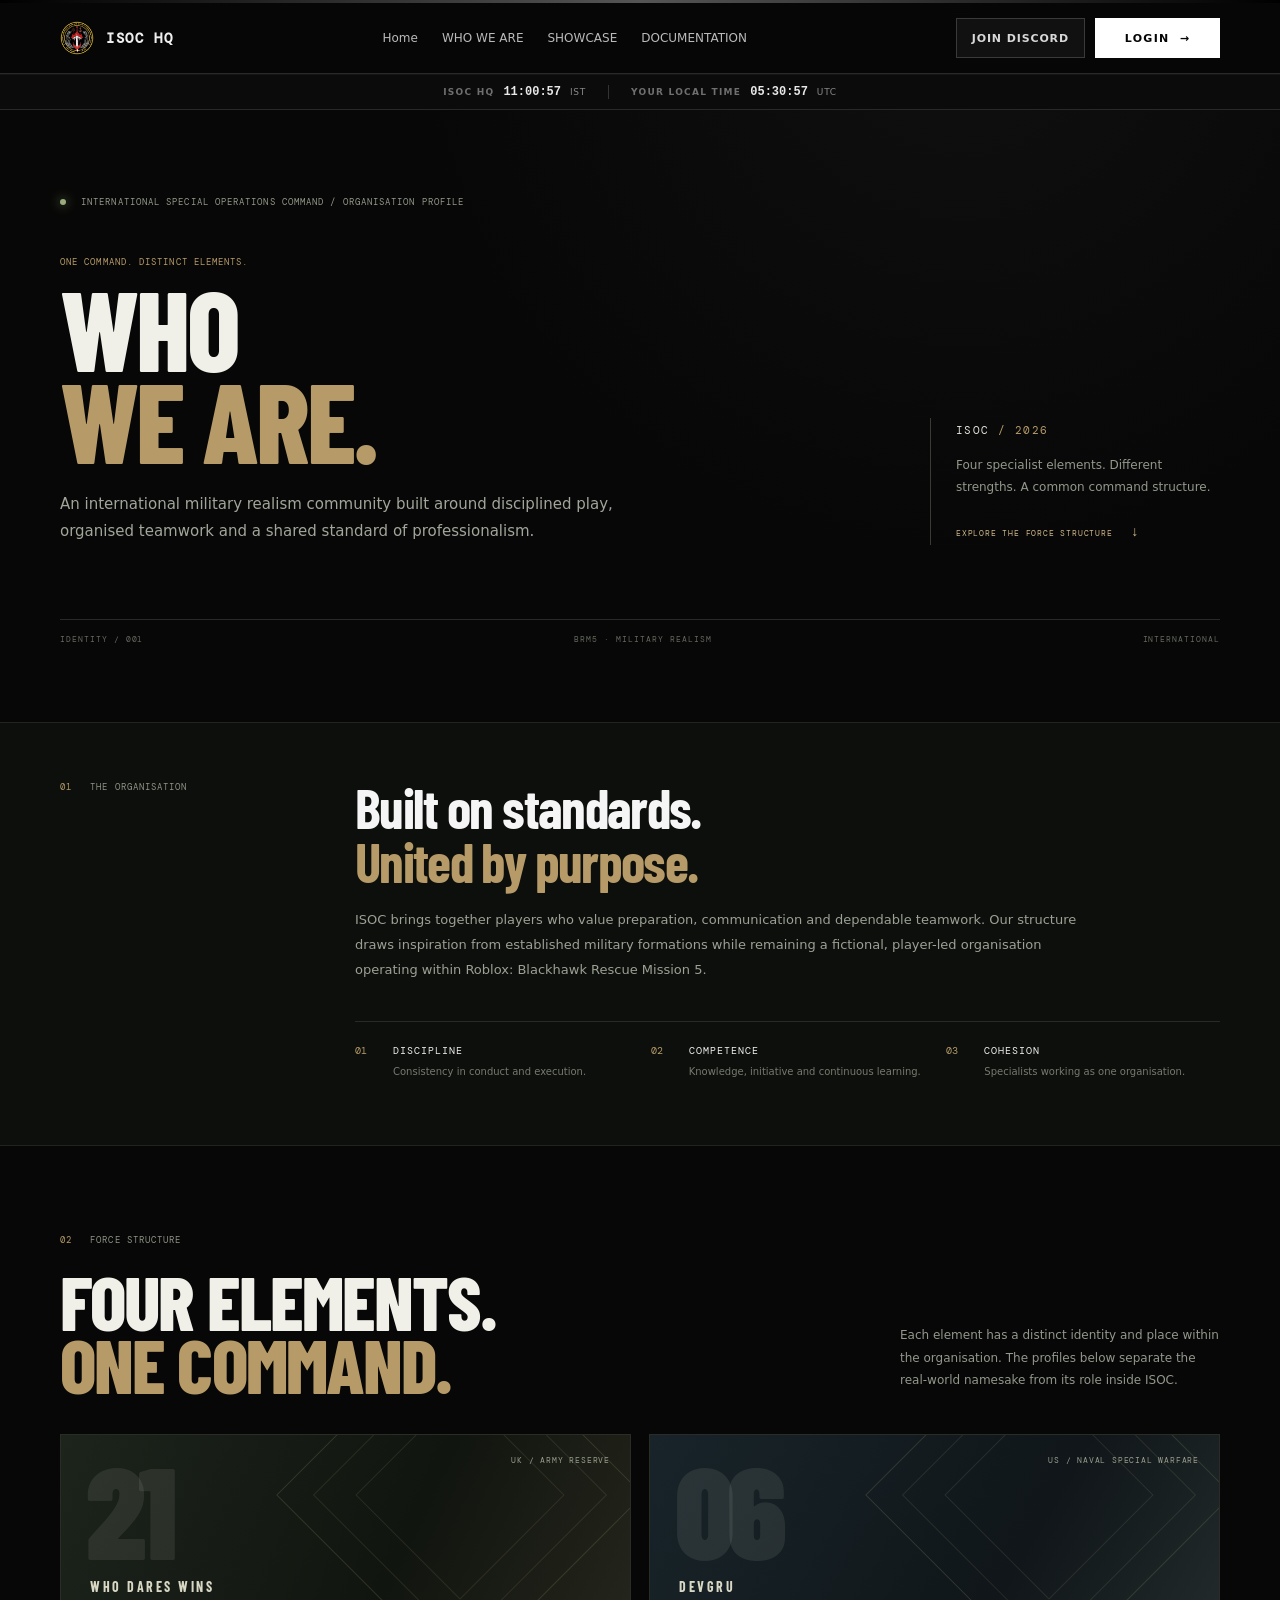
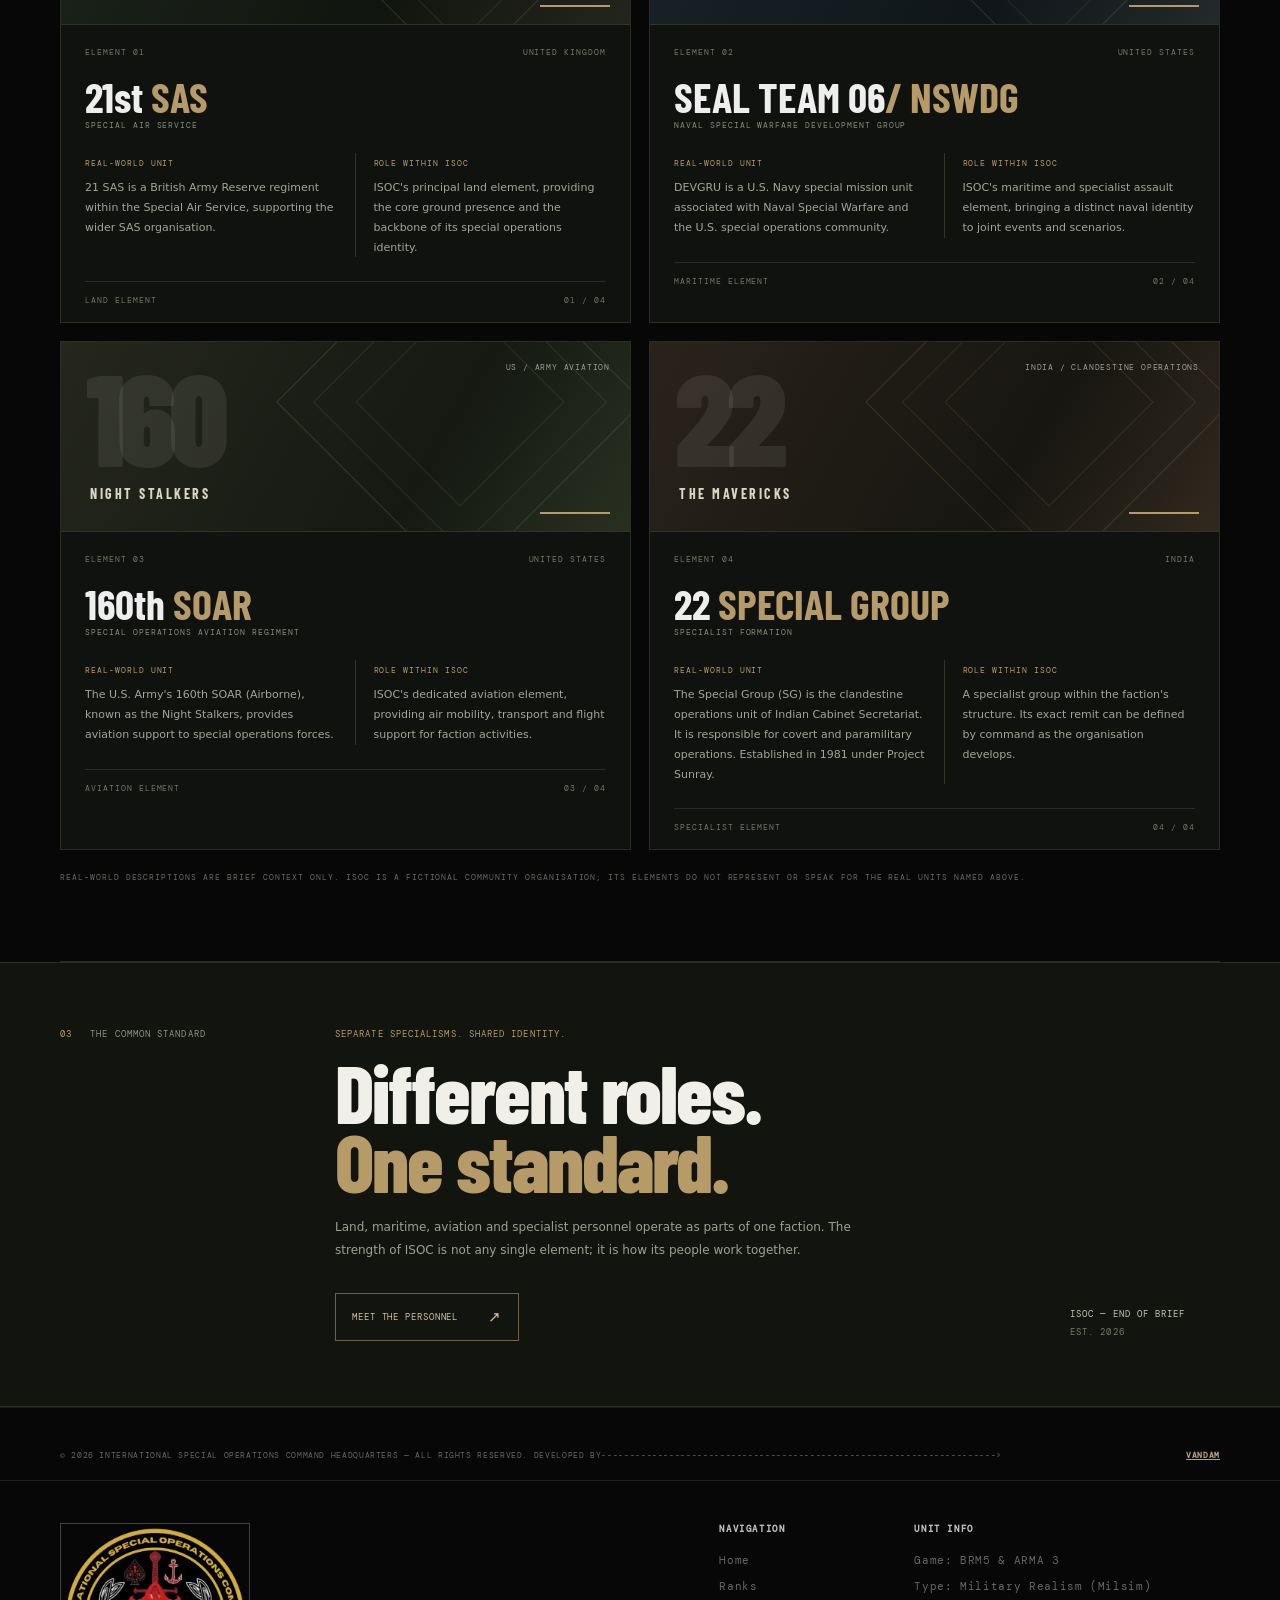
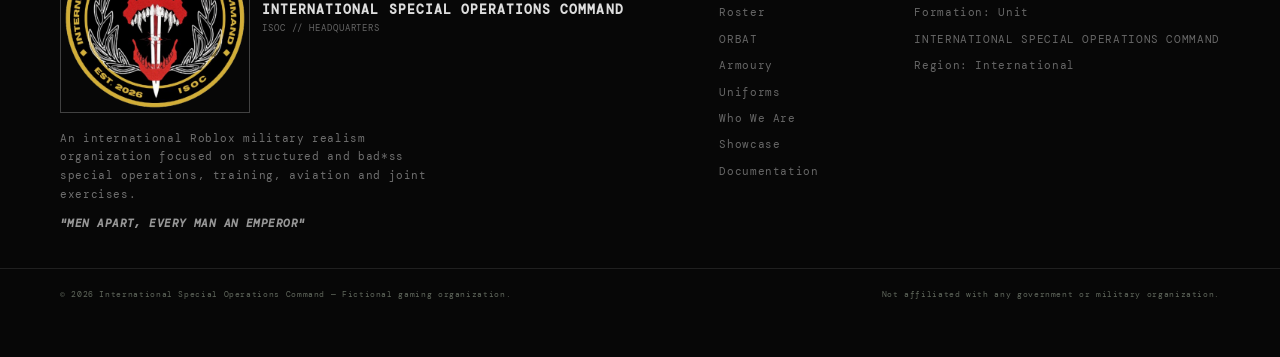
<file: who-we-are.html>
<!doctype html>
<html lang="en">

<!doctype html>
<html lang="en">

<head>
  <meta charset="utf-8">
  <meta name="viewport" content="width=device-width, initial-scale=1">

  <title>The Official Home Page of International Special Operations Command</title>

  <link rel="icon" type="image/png" href="web_media/2.png">

  <link rel="stylesheet" href="who-we-are.css">
  <link rel="stylesheet" href="styles.css">
</head>


<body>
       <!-- =========================
         TOP ACCENT LINE
    ========================== -->
  <div class="top"></div>


  <!-- =========================================================
     NAVIGATION
========================================================= -->

<nav>
  <div class="wrap nav">
    <a class="brand" href="index.html">
      <img src="web_media/INSIGNIA-removebg-preview.png" alt="ISOC Logo" class="nav-logo">
      <span>ISOC HQ</span>
    </a>

    <div class="links">
                
        <a href="index.html">
          Home
        </a>
      <!-- <a href="index.html#about">FACTION STATS</a> -->
      <!-- <a href="help.html">HELP CENTRE</a> -->
       <a href="who-we-are.html">WHO WE ARE</a>
      <a href="media.html">SHOWCASE</a>
      <a href="documentation.html">DOCUMENTATION</a>
    </div>

    <div class="nav-actions">
      <a href="https://discord.gg/BPrtmmkZ6" class="discord-btn" target="_blank" rel="noopener">JOIN DISCORD</a>
      <a href="login.html" class="enlist-btn">
        <span class="enlist-text">LOGIN</span>
        <span class="enlist-arrow">→</span>
      </a>
    </div>
  </div>
</nav>

  <!-- =========================================================
     LIVE TIME STRIP
========================================================= -->

<div class="time-strip">

    <div class="wrap time-strip-inner">

        <div class="time-block">

            <span class="time-label">
                ISOC HQ
            </span>

            <span
                id="hq-time"
                class="time-value"
            >
                --:--:--
            </span>

            <span class="time-zone">
                IST
            </span>

        </div>


        <div class="time-divider"></div>


        <div class="time-block">

            <span class="time-label">
                YOUR LOCAL TIME
            </span>

            <span
                id="local-time"
                class="time-value"
            >
                --:--:--
            </span>

            <span
                id="local-zone"
                class="time-zone"
            >
                LOCAL
            </span>

        </div>

    </div>

</div>
      <main>
            <header class="intro wrap">
                  <div class="eyebrow"><b></b> INTERNATIONAL SPECIAL OPERATIONS COMMAND / ORGANISATION PROFILE</div>
                  <div class="intro-grid">
                        <div>
                              <p class="overline">ONE COMMAND. DISTINCT ELEMENTS.</p>
                              <h1>WHO<br><em>WE ARE.</em></h1>
                              <p class="intro-copy">An international military realism community built around disciplined
                                    play, organised teamwork and a shared standard of professionalism.</p>
                        </div>
                        <aside class="intro-aside">
                              <div class="aside-index">ISOC <strong>/ 2026</strong></div>
                              <p>Four specialist elements. Different strengths. A common command structure.</p><a
                                    href="#elements">EXPLORE THE FORCE STRUCTURE <span>↓</span></a>
                        </aside>
                  </div>
                  <div class="intro-foot"><span>IDENTITY / 001</span><span>BRM5 · MILITARY
                              REALISM</span><span>INTERNATIONAL</span></div>
            </header>
            <section class="manifesto">
                  <div class="wrap manifesto-grid">
                        <div class="section-label"><span>01</span> THE ORGANISATION</div>
                        <div class="manifesto-content">
                              <h2>Built on standards.<br><em>United by purpose.</em></h2>
                              <p>ISOC brings together players who value preparation, communication and dependable
                                    teamwork. Our structure draws inspiration from established military formations while
                                    remaining a fictional, player-led organisation operating within Roblox: Blackhawk
                                    Rescue Mission 5.</p>
                              <div class="principles">
                                    <div><b>01</b><strong>DISCIPLINE</strong><span>Consistency in conduct and
                                                execution.</span></div>
                                    <div><b>02</b><strong>COMPETENCE</strong><span>Knowledge, initiative and continuous
                                                learning.</span></div>
                                    <div><b>03</b><strong>COHESION</strong><span>Specialists working as one
                                                organisation.</span></div>
                              </div>
                        </div>
                  </div>
            </section>
            <section class="elements wrap" id="elements">
                  <div class="elements-heading">
                        <div>
                              <div class="section-label"><span>02</span> FORCE STRUCTURE</div>
                              <h2>FOUR ELEMENTS.<br><em>ONE COMMAND.</em></h2>
                        </div>
                        <p>Each element has a distinct identity and place within the organisation. The profiles below
                              separate the real-world namesake from its role inside ISOC.</p>
                  </div>
                  <div class="force-grid">
                        <article class="force-card force-sas">
                              <div class="force-art">
                                    <div class="art-grid"></div><span class="art-number">21</span><span
                                          class="art-word">WHO DARES WINS</span><span class="art-mark">UK / ARMY
                                          RESERVE</span><i></i>
                              </div>
                              <div class="force-body">
                                    <div class="force-meta"><span>ELEMENT 01</span><span>UNITED KINGDOM</span></div>
                                    <h3>21st <em>SAS</em></h3>
                                    <p class="force-subtitle">SPECIAL AIR SERVICE</p>
                                    <div class="description-pair">
                                          <div><label>REAL-WORLD UNIT</label>
                                                <p>21 SAS is a British Army Reserve regiment within the Special Air
                                                      Service, supporting the wider SAS organisation.</p>
                                          </div>
                                          <div><label>ROLE WITHIN ISOC</label>
                                                <p>ISOC's principal land element, providing the core ground presence and
                                                      the backbone of its special operations identity.</p>
                                          </div>
                                    </div>
                                    <div class="force-footer"><span>LAND ELEMENT</span><span>01 / 04</span></div>
                              </div>
                        </article>
                        <article class="force-card force-devgru">
                              <div class="force-art">
                                    <div class="art-grid"></div><span class="art-number">06</span><span
                                          class="art-word">DEVGRU</span><span class="art-mark">US /
                                          NAVAL SPECIAL WARFARE</span><i></i>
                              </div>
                              <div class="force-body">
                                    <div class="force-meta"><span>ELEMENT 02</span><span>UNITED STATES</span></div>
                                    <h3>SEAL TEAM 06<em>/ NSWDG</em></h3>
                                    <p class="force-subtitle">NAVAL SPECIAL WARFARE DEVELOPMENT GROUP</p>
                                    <div class="description-pair">
                                          <div><label>REAL-WORLD UNIT</label>
                                                <p>DEVGRU is a U.S. Navy special mission unit associated with Naval
                                                      Special Warfare and the U.S. special operations community.</p>
                                          </div>
                                          <div><label>ROLE WITHIN ISOC</label>
                                                <p>ISOC's maritime and specialist assault element, bringing a distinct
                                                      naval identity to joint events and scenarios.</p>
                                          </div>
                                    </div>
                                    <div class="force-footer"><span>MARITIME ELEMENT</span><span>02 / 04</span></div>
                              </div>
                        </article>
                        <article class="force-card force-soar">
                              <div class="force-art">
                                    <div class="art-grid"></div><span class="art-number">160</span><span
                                          class="art-word">NIGHT STALKERS</span><span class="art-mark">US / ARMY
                                          AVIATION</span><i></i>
                              </div>
                              <div class="force-body">
                                    <div class="force-meta"><span>ELEMENT 03</span><span>UNITED STATES</span></div>
                                    <h3>160th <em>SOAR</em></h3>
                                    <p class="force-subtitle">SPECIAL OPERATIONS AVIATION REGIMENT</p>
                                    <div class="description-pair">
                                          <div><label>REAL-WORLD UNIT</label>
                                                <p>The U.S. Army's 160th SOAR (Airborne), known as the Night Stalkers,
                                                      provides aviation support to special operations forces.</p>
                                          </div>
                                          <div><label>ROLE WITHIN ISOC</label>
                                                <p>ISOC's dedicated aviation element, providing air mobility, transport
                                                      and flight support for faction activities.</p>
                                          </div>
                                    </div>
                                    <div class="force-footer"><span>AVIATION ELEMENT</span><span>03 / 04</span></div>
                              </div>
                        </article>
                        <article class="force-card force-22">
                              <div class="force-art">
                                    <div class="art-grid"></div><span class="art-number">22</span><span
                                          class="art-word">THE MAVERICKS</span><span class="art-mark">INDIA / CLANDESTINE OPERATIONS</span><i></i>
                              </div>
                              <div class="force-body">
                                    <div class="force-meta"><span>ELEMENT 04</span><span>INDIA</span></div>
                                    <h3>22 <em>SPECIAL GROUP</em></h3>
                                    <p class="force-subtitle">SPECIALIST FORMATION</p>
                                    <div class="description-pair">
                                          <div><label>REAL-WORLD UNIT</label>
                                                <p>The Special Group (SG) is the clandestine operations unit of Indian Cabinet Secretariat. It is responsible for covert and paramilitary operations. Established in 1981 under Project Sunray.</p>
                                          </div>
                                          <div><label>ROLE WITHIN ISOC</label>
                                                <p>A specialist group within the faction's structure. Its exact remit
                                                      can be defined by command as the organisation develops.</p>
                                          </div>
                                    </div>
                                    <div class="force-footer"><span>SPECIALIST ELEMENT</span><span>04 / 04</span></div>
                              </div>
                        </article>
                  </div>
                  <p class="source-note">REAL-WORLD DESCRIPTIONS ARE BRIEF CONTEXT ONLY. ISOC IS A FICTIONAL COMMUNITY
                        ORGANISATION; ITS ELEMENTS DO NOT REPRESENT OR SPEAK FOR THE REAL UNITS NAMED ABOVE.</p>
            </section>
            <section class="closing">
                  <div class="wrap closing-inner">
                        <div class="section-label"><span>03</span> THE COMMON STANDARD</div>
                        <div class="closing-main">
                              <p class="overline">SEPARATE SPECIALISMS. SHARED IDENTITY.</p>
                              <h2>Different roles.<br><em>One standard.</em></h2>
                              <p>Land, maritime, aviation and specialist personnel operate as parts of one faction. The
                                    strength of ISOC is not any single element; it is how its people work together.</p>
                              <a href="roster.html" class="outline-link">MEET THE PERSONNEL <span>↗</span></a>
                        </div>
                        <div class="closing-index">ISOC — END OF BRIEF<br><span>EST. 2026</span></div>
                  </div>
            </section>
      </main>
<footer class="site-footer">

    <!-- TOP COPYRIGHT LINE -->
    <div class="footer-top">

        <div class="wrap footer-top-inner">© 2026 INTERNATIONAL SPECIAL OPERATIONS COMMAND HEADQUARTERS — ALL RIGHTS RESERVED. DEVELOPED BY----------------------------------------------------------------------> <a href="https://www.instagram.com/obi_onenairobi/"><b><u>VANDAM</u></b></a></div>

    </div>


    <!-- MAIN FOOTER -->
    <div class="footer-main">

        <div class="wrap footer-grid">


            <!-- =================================================
                 ORGANIZATION INFO
            ================================================== -->

            <div class="footer-brand">

                <div class="footer-brand-title">

                    <img src="web_media/INSIGNIA-removebg-preview.png" alt="KSOL Logo" class="footer-logo">

                    <div>

                        <strong>
                            INTERNATIONAL SPECIAL OPERATIONS COMMAND
                        </strong>

                        <small>
                            ISOC // HEADQUARTERS
                        </small>

                    </div>

                </div>


                <p>
                    An international Roblox military realism
                    organization focused on structured and bad*ss
                    special operations, training,
                    aviation and joint exercises.
                </p>


                <em>
                    "MEN APART, EVERY MAN AN EMPEROR"
                </em>

            </div>



            <!-- =================================================
                 NAVIGATION
            ================================================== -->

            <div class="footer-column">

                <h4>
                    NAVIGATION
                </h4>

                <a href="index.html">
                    Home
                </a>

                <a href="ranks.html">
                    Ranks
                </a>

                <a href="roster.html">
                    Roster
                </a>

                <a href="appointments.html">
                    ORBAT
                </a>

                <!-- <a href="awards.html">
                    Decorations
                </a>

                <a href="qualifications.html">
                    Qualifications
                </a> -->
                <a href="armoury.html">
                    Armoury
                </a>
                <a href="uniforms.html">
                    Uniforms
                </a>
                <!-- <a href="#">
                    Job Centre
                </a> -->
                <a href="who-we-are.html">
                    Who We Are
                </a>
                <a href="media.html">
                    Showcase
                </a>
                <a href="documentation.html">
                    Documentation
                </a>

            </div>



            <!-- =================================================
                 UNIT INFORMATION
            ================================================== -->

            <div class="footer-column">

                <h4>
                    UNIT INFO
                </h4>

                <span>
                    Game: BRM5 & ARMA 3
                </span>

                <span>
                    Type: Military Realism (Milsim)
                </span>

                <span>
                    Formation: Unit
                </span>

                <span>
                    INTERNATIONAL SPECIAL OPERATIONS COMMAND
                </span>

                <span>
                    Region: International
                </span>

            </div>

        </div>

    </div>


    <!-- =========================================================
         BOTTOM LEGAL LINE
    ========================================================== -->

    <div class="footer-bottom">

        <div class="wrap footer-bottom-inner">

            <span>
                © 2026 International Special Operations Command —
                Fictional gaming organization.
            </span>

            <span>
                Not affiliated with any government or military organization.
            </span>

        </div>

    </div>

</footer>
      <script src="who-we-are.js"></script>
</body>

</html>
</file>
<file: styles.css>
/* =========================================================
   GLOBAL VARIABLES
========================================================= */

:root {
      /* Main colors */
      --bg: #070707;
      --p: #0d0d0d;
      --p2: #151515;

      /* Borders / separators */
      --line: #292929;
      --line-light: #3b3b3b;

      /* Text */
      --text: #eeeeee;
      --muted: #8d8d8d;
      --silver: #b8b8b8;
      --white: #f5f5f5;

      /* Accent shades */
      --graphite: #1b1b1b;
      --charcoal: #111111;
      --black: #000000;
}


/* =========================================================
   GLOBAL RESET
========================================================= */

* {
      box-sizing: border-box;
}


html {
      scroll-behavior: smooth;
}


body {
      margin: 0;

      background:
            radial-gradient(circle at 75% 0,
                  rgba(120, 120, 120, 0.08),
                  transparent 35rem),
            var(--bg);

      color: var(--text);

      font:
            14px system-ui,
            -apple-system,
            BlinkMacSystemFont,
            "Segoe UI",
            sans-serif;
}


a {
      color: inherit;

      text-decoration: none;
}


/* =========================================================
   MAIN CONTAINER
========================================================= */

.wrap {
      width: min(1160px, calc(100% - 36px));

      margin: auto;
}


/* =========================================================
   TOP ACCENT LINE
========================================================= */

.top {
      height: 3px;

      background:
            linear-gradient(90deg,
                  #000000,
                  #555555,
                  #000000);
}


/* =========================================================
   NAVIGATION
========================================================= */

nav {
      position: sticky;

      top: 0;

      z-index: 5;

      background: rgba(7, 7, 7, 0.94);

      backdrop-filter: blur(10px);

      border-bottom: 1px solid var(--line);
}


.nav {
      height: 70px;

      display: flex;

      align-items: center;

      justify-content: space-between;
}


/* =========================================================
   NAV ACTIONS
========================================================= */

.nav-actions {
      display: flex;

      align-items: center;

      gap: 10px;
}


/* =========================================================
   JOIN DISCORD BUTTON
========================================================= */

.discord-btn {
      display: inline-flex;

      align-items: center;
      justify-content: center;

      height: 40px;

      padding: 0 15px;

      border: 1px solid #3a3a3a;

      background: #111111;

      color: #d8d8d8;

      font-size: 11px;

      font-weight: 800;

      letter-spacing: 0.08em;

      transition:
            background 0.2s ease,
            border-color 0.2s ease,
            color 0.2s ease;
}


.discord-btn:hover {
      background: #1b1b1b;

      border-color: #666666;

      color: #ffffff;
}


/* =========================================================
   ENLIST BUTTON
========================================================= */

.enlist-btn {
      position: relative;

      display: inline-flex;

      align-items: center;
      justify-content: center;

      gap: 10px;

      height: 40px;

      min-width: 125px;

      padding: 0 15px;

      overflow: hidden;

      border: 1px solid #ffffff;

      background: #ffffff;

      color: #050505;

      font-size: 11px;

      font-weight: 900;

      letter-spacing: 0.12em;

      text-decoration: none;

      isolation: isolate;

      transition:
            color 0.25s ease,
            background 0.25s ease;
}


/* Moving scan line */

.enlist-btn::before {
      content: "";

      position: absolute;

      top: 0;
      left: -120%;

      width: 80%;
      height: 100%;

      background:
            linear-gradient(90deg,
                  transparent,
                  rgba(0, 0, 0, 0.18),
                  transparent);

      transform: skewX(-20deg);

      animation:
            enlistScan 2.8s linear infinite;

      z-index: -1;
}


/* Nanotech grid */

.enlist-btn::after {
      content: "";

      position: absolute;

      inset: 3px;

      background:
            linear-gradient(90deg,
                  transparent 48%,
                  rgba(0, 0, 0, 0.10) 49%,
                  transparent 50%),
            linear-gradient(0deg,
                  transparent 48%,
                  rgba(0, 0, 0, 0.10) 49%,
                  transparent 50%);

      background-size: 8px 8px;

      opacity: 0;

      transition: opacity 0.25s ease;

      pointer-events: none;
}


.enlist-btn:hover {
      background: #050505;

      color: #ffffff;
}


.enlist-btn:hover::after {
      opacity: 1;
}


.enlist-btn:hover .enlist-arrow {
      transform: translateX(4px);
}


.enlist-text,
.enlist-arrow {
      position: relative;

      z-index: 2;
}


.enlist-arrow {
      transition:
            transform 0.2s ease;
}


/* =========================================================
   ENLIST ANIMATION
========================================================= */

@keyframes enlistScan {

      0% {
            left: -120%;
      }

      100% {
            left: 150%;
      }

}


/* =========================================================
   LIVE TIME STRIP
========================================================= */

.time-strip {
      width: 100%;

      background: #0b0b0b;

      border-bottom: 1px solid var(--line);

      border-top: 1px solid #151515;
}


.time-strip-inner {
      min-height: 34px;

      display: flex;

      align-items: center;

      justify-content: center;

      gap: 22px;
}


.time-block {
      display: flex;

      align-items: center;

      gap: 9px;
}


.time-label {
      color: #6f6f6f;

      font-size: 9px;

      font-weight: 800;

      letter-spacing: 0.14em;
}


.time-value {
      color: #e8e8e8;

      font-family:
            "Courier New",
            monospace;

      font-size: 12px;

      font-weight: 700;
}


.time-zone {
      color: #888888;

      font-size: 9px;

      letter-spacing: 0.08em;
}


.time-divider {
      width: 1px;

      height: 14px;

      background: #333333;
}


/* =========================================================
   BRAND
========================================================= */

.brand {
      font-weight: 800;

      letter-spacing: 0.12em;

      display: flex;

      gap: 12px;

      align-items: center;
}


/* =========================================================
   NAVBAR LOGO
========================================================= */

.nav-logo {
      width: 65px;
      height: 65px;

      object-fit: contain;

      display: block;
}


/* =========================================================
   NAVIGATION LINKS
========================================================= */

.links {
      display: flex;

      gap: 24px;

      color: #bababa;

      font-size: 12px;
}


.links a {
      transition: color 0.2s ease;
}


.links a:hover {
      color: #ffffff;
}


/* =========================================================
   HERO SECTION
========================================================= */

.hero {
      min-height: 680px;

      display: flex;
      align-items: center;
      justify-content: center;

      text-align: center;

      background:
            linear-gradient(rgba(0, 0, 0, 0.62),
                  rgba(0, 0, 0, 0.78)),
            url("web_media/Splash4.png");

      background-size: cover;
      background-position: center;
      background-repeat: no-repeat;

      border-bottom: 1px solid var(--line);
}

.hero-logo {
      width: 220px;
      height: 220px;

      object-fit: contain;

      display: block;

      margin: 0;

      filter:
            drop-shadow(0 10px 25px rgba(0, 0, 0, 0.65));
}

.hero .wrap {
      display: flex;
      flex-direction: column;
      align-items: center;
}


/* =========================================================
   HERO SMALL HEADER
========================================================= */

.ey {
      font-size: 11px;

      letter-spacing: 0.22em;

      color: var(--silver);

      font-weight: 800;
}


/* =========================================================
   HERO MAIN TITLE
========================================================= */

.hero h1 {
      font-size: clamp(50px, 8vw, 90px);

      line-height: 0.9;

      letter-spacing: -0.055em;

      margin: 18px 0 20px;

      color: var(--white);
}


/* =========================================================
   HERO DESCRIPTION
========================================================= */

.hero p {
      max-width: 700px;

      margin-left: auto;

      margin-right: auto;

      color: #b0b0b0;

      line-height: 1.7;

      font-size: 17px;
}


/* =========================================================
   BUTTONS
========================================================= */

.btn {
      display: inline-block;

      margin: 26px 10px 0 0;

      padding: 12px 18px;

      border: 1px solid #444444;

      border-radius: 0;

      background: #151515;

      color: #eeeeee;

      font-weight: 700;

      font-size: 12px;

      transition:
            background 0.2s ease,
            border-color 0.2s ease,
            transform 0.2s ease;
}


.btn:hover {
      background: #222222;

      border-color: #666666;

      transform: translateY(-1px);
}


.btn.alt {
      background: transparent;

      border-color: var(--line);

      color: #bdbdbd;
}


.btn.alt:hover {
      background: #111111;

      color: #ffffff;

      border-color: #444444;
}


/* =========================================================
   GENERAL SECTIONS
========================================================= */

section {
      padding: 78px 0;

      border-bottom: 1px solid var(--line);
}

/* =========================================================
   CURRENT SITREP
========================================================= */

.sitrep-title {
      display: inline-block;

      font-size: 15px;

      font-weight: 900;

      letter-spacing: 0.12em;

      color: var(--text);

      margin-bottom: 4px;
}


.sitrep-label {
      font-weight: 700;

      color: var(--silver);

      letter-spacing: 0.04em;
}

/* =========================================================
   ACTIVE STATUS INDICATOR
========================================================= */

.status-active {
      display: inline-flex;

      align-items: center;

      gap: 7px;

      color: #3f8f4f;

      font-weight: 800;
}


.status-dot {
      width: 8px;
      height: 8px;

      background: #3f8f4f;

      border-radius: 50%;

      display: inline-block;

      box-shadow:
            0 0 0 0 rgba(63, 143, 79, 0.7);

      animation:
            statusPulse 1.6s infinite;
}


@keyframes statusPulse {

      0% {
            box-shadow:
                  0 0 0 0 rgba(63, 143, 79, 0.7);

            opacity: 1;
      }

      70% {
            box-shadow:
                  0 0 0 7px rgba(63, 143, 79, 0);

            opacity: 0.8;
      }

      100% {
            box-shadow:
                  0 0 0 0 rgba(63, 143, 79, 0);

            opacity: 1;
      }
}


/* =========================================================
   SECTION KICKER
========================================================= */

.k {
      font-size: 11px;

      letter-spacing: 0.22em;

      color: var(--silver);

      font-weight: 800;
}


/* =========================================================
   SECTION HEADINGS
========================================================= */

h2 {
      font-size: 40px;

      line-height: 1;

      margin: 12px 0;

      color: var(--white);

      letter-spacing: -0.03em;
}


/* =========================================================
   SECTION DESCRIPTION
========================================================= */

.lead {
      max-width: 760px;

      color: #9d9d9d;

      line-height: 1.7;
}


/* =========================================================
   COMMAND BRIEFING
========================================================= */

.briefgrid {
      display: grid;

      grid-template-columns: 1.2fr 0.8fr;

      gap: 20px;

      margin-top: 30px;
}


/* =========================================================
   BRIEFING BOX
========================================================= */

.brief {
      padding: 24px;

      background:
            linear-gradient(180deg,
                  #151515,
                  #0b0b0b);

      border: 1px solid #292929;

      border-left: 3px solid #555555;

      border-radius: 4px;

      font:
            13px / 2 "Courier New",
            monospace;

      color: #c8c8c8;
}


/* =========================================================
   STATISTICS
========================================================= */

.stats {
      display: grid;

      grid-template-columns: 1fr 1fr;

      gap: 12px;
}


.stat {
      padding: 22px;

      border: 1px solid var(--line);

      border-radius: 4px;

      background: #0d0d0d;
}


.stat b {
      display: block;

      font-size: 30px;

      color: var(--white);
}


.stat span {
      color: #7f7f7f;

      font-size: 10px;

      letter-spacing: 0.1em;
}


/* =========================================================
   CARDS
========================================================= */

.cards {
      display: grid;

      grid-template-columns: repeat(4, 1fr);

      gap: 14px;

      margin-top: 30px;
}


.card {
      padding: 21px;

      background:
            linear-gradient(180deg,
                  #171717,
                  #0d0d0d);

      border: 1px solid #282828;

      border-radius: 4px;
}


/* =========================================================
   OPERATIONAL STATISTICS STRIP
========================================================= */

.stats-strip {
      margin-top: 32px;

      display: grid;

      grid-template-columns: repeat(4, 1fr);

      border-top: 1px solid var(--line);
      border-bottom: 1px solid var(--line);
}


.stat-item {
      min-height: 95px;

      display: flex;

      flex-direction: column;

      align-items: center;
      justify-content: center;

      padding: 18px 12px;

      text-align: center;

      border-right: 1px solid var(--line);
}


.stat-item:last-child {
      border-right: none;
}


.stat-item strong {
      font-size: 30px;

      line-height: 1;

      font-weight: 700;

      color: var(--text);
}


.stat-item span {
      margin-top: 8px;

      font-size: 9px;

      letter-spacing: 0.16em;

      color: var(--muted);

      font-weight: 700;
}


/* =========================================================
   SMALL CARD LABEL
========================================================= */

.tag {
      display: inline-block;

      padding: 5px 8px;

      border: 1px solid #444444;

      border-radius: 999px;

      color: #c8c8c8;

      font:
            10px "Courier New";

      letter-spacing: 0.12em;
}


/* =========================================================
   CARD HEADING
========================================================= */

.card h3 {
      margin: 14px 0 9px;

      font-size: 16px;

      color: #eeeeee;
}


/* =========================================================
   CARD DESCRIPTION
========================================================= */

.card p {
      margin: 0;

      color: #929292;

      line-height: 1.65;

      font-size: 12px;
}


/* =========================================================
   OPERATIONS / AAR
========================================================= */

.ops {
      display: grid;

      gap: 10px;

      margin-top: 30px;
}


/* =========================================================
   INDIVIDUAL OPERATION ROW
========================================================= */

.op {
      display: grid;

      grid-template-columns: 120px 1fr 100px;

      gap: 16px;

      align-items: center;

      padding: 17px;

      border: 1px solid var(--line);

      background: #0d0d0d;

      border-radius: 4px;
}


/* =========================================================
   OPERATION NUMBER
========================================================= */

.num {
      font-family: monospace;

      color: #b8b8b8;
}


/* =========================================================
   OPERATION DETAILS
========================================================= */

.op small {
      color: #858585;
}


/* =========================================================
   OPERATION STATUS
========================================================= */

.status {
      justify-self: end;

      font-size: 9px;

      color: #cccccc;

      border: 1px solid #444444;

      padding: 6px 8px;

      border-radius: 999px;

      letter-spacing: 0.12em;
}


/* =========================================================
   RECRUITMENT
========================================================= */

.recruit {
      display: grid;

      grid-template-columns: 1fr 0.85fr;

      gap: 24px;
}


/* =========================================================
   RECRUITMENT STEPS
========================================================= */

.steps {
      display: grid;

      gap: 9px;

      margin-top: 24px;
}


.step {
      display: grid;

      grid-template-columns: 36px 1fr;

      gap: 12px;

      padding: 12px 0;

      border-bottom: 1px solid var(--line);
}


/* =========================================================
   STEP NUMBER
========================================================= */

.n {
      width: 30px;
      height: 30px;

      border: 1px solid #444444;

      border-radius: 4px;

      display: grid;

      place-items: center;

      color: #bdbdbd;

      font-family: monospace;
}


/* =========================================================
   STEP HEADING
========================================================= */

.step h4 {
      margin: 0 0 4px;

      color: #eeeeee;
}


/* =========================================================
   STEP DESCRIPTION
========================================================= */

.step p {
      margin: 0;

      color: #878787;

      font-size: 12px;

      line-height: 1.5;
}


/* =========================================================
   FOOTER
========================================================= */

/* =========================================================
   SITE FOOTER
========================================================= */

.site-footer {
      background: #070707;

      color: #888888;

      border-top: 1px solid #1d1d1d;
}


/* =========================================================
   TOP COPYRIGHT BAR
========================================================= */

.footer-top {
      padding: 20px 0;

      border-bottom: 1px solid #202020;
}


.footer-top-inner {
      font-family: "Courier New", monospace;

      font-size: 9px;

      letter-spacing: 0.14em;

      color: #5f5f5f;

      text-align: center;
}


/* =========================================================
   MAIN FOOTER
========================================================= */

.footer-main {
      padding: 42px 0 38px;
}


.footer-grid {
      display: grid;

      grid-template-columns:
            1.55fr 0.75fr 0.9fr;

      gap: 80px;
}


/* =========================================================
   ORGANIZATION INFORMATION
========================================================= */

.footer-brand-title {
      display: flex;

      align-items: center;

      gap: 12px;

      margin-bottom: 16px;
}


.footer-logo {
      width: 34px;
      height: 34px;

      display: grid;

      place-items: center;

      border: 1px solid #414141;

      color: #d0d0d0;

      font:
            10px "Courier New";

      font-weight: 800;
}


.footer-brand-title strong {
      display: block;

      font-size: 13px;

      letter-spacing: 0.08em;

      color: #dddddd;
}


.footer-brand-title small {
      display: block;

      margin-top: 4px;

      color: #666666;

      font-size: 9px;

      letter-spacing: 0.1em;
}


.footer-brand p {
      max-width: 390px;

      margin: 0 0 13px;

      color: #707070;

      line-height: 1.7;

      font-size: 11px;
}


.footer-brand em {
      color: #979797;

      font-size: 11px;

      font-weight: 700;

      letter-spacing: 0.04em;
}


/* =========================================================
   FOOTER COLUMNS
========================================================= */

.footer-column {
      display: flex;

      flex-direction: column;

      align-items: flex-start;
}


.footer-column h4 {
      margin: 0 0 18px;

      color: #bdbdbd;

      font-size: 9px;

      letter-spacing: 0.18em;

      font-weight: 800;
}


.footer-column a,
.footer-column span {
      margin-bottom: 11px;

      color: #676767;

      font-size: 11px;

      line-height: 1.4;

      transition: color 0.2s ease;
}


.footer-column a:hover {
      color: #d0d0d0;
}


/* =========================================================
   BOTTOM LEGAL BAR
========================================================= */

/* =========================================================
   SITE FOOTER
========================================================= */

.site-footer {
      background: #070707;

      color: #888888;

      border-top: 1px solid #1d1d1d;
}


/* =========================================================
   TOP COPYRIGHT BAR
========================================================= */

.footer-top {
      padding: 20px 0;

      border-bottom: 1px solid #202020;
}


.footer-top-inner {
      font-family: "Courier New", monospace;

      font-size: 9px;

      letter-spacing: 0.14em;

      color: #5f5f5f;

      text-align: center;
}


/* =========================================================
   MAIN FOOTER
========================================================= */

.footer-main {
      padding: 42px 0 38px;
}


.footer-grid {
      display: grid;

      grid-template-columns:
            1.55fr 0.75fr 0.9fr;

      gap: 80px;
}


/* =========================================================
   ORGANIZATION INFORMATION
========================================================= */

.footer-brand-title {
      display: flex;

      align-items: center;

      gap: 12px;

      margin-bottom: 16px;
}


.footer-logo {
      width: 34px;
      height: 34px;

      display: grid;

      place-items: center;

      border: 1px solid #414141;

      color: #d0d0d0;

      font:
            10px "Courier New";

      font-weight: 800;
}


.footer-brand-title strong {
      display: block;

      font-size: 13px;

      letter-spacing: 0.08em;

      color: #dddddd;
}


.footer-brand-title small {
      display: block;

      margin-top: 4px;

      color: #666666;

      font-size: 9px;

      letter-spacing: 0.1em;
}


.footer-brand p {
      max-width: 390px;

      margin: 0 0 13px;

      color: #707070;

      line-height: 1.7;

      font-size: 11px;
}


.footer-brand em {
      color: #979797;

      font-size: 11px;

      font-weight: 700;

      letter-spacing: 0.04em;
}


/* =========================================================
   FOOTER COLUMNS
========================================================= */

.footer-column {
      display: flex;

      flex-direction: column;

      align-items: flex-start;
}


.footer-column h4 {
      margin: 0 0 18px;

      color: #bdbdbd;

      font-size: 9px;

      letter-spacing: 0.18em;

      font-weight: 800;
}


.footer-column a,
.footer-column span {
      margin-bottom: 11px;

      color: #676767;

      font-size: 11px;

      line-height: 1.4;

      transition: color 0.2s ease;
}


.footer-column a:hover {
      color: #d0d0d0;
}


/* =========================================================
   BOTTOM LEGAL BAR
========================================================= */

.footer-bottom {
      border-top: 1px solid #202020;

      padding: 20px 0 36px;
}


.footer-bottom-inner {
      display: flex;

      align-items: center;

      justify-content: space-between;

      gap: 30px;

      color: #555555;

      font-size: 10px;

      line-height: 1.6;
}

/* =========================================================
   FOOTER LOGO
========================================================= */

.footer-logo {
      width: 190px;
      height: 190px;

      object-fit: contain;

      display: block;
}

/* =========================================================
   TABLET / MEDIUM SCREEN
========================================================= */

@media (max-width: 900px) {

      .cards {
            grid-template-columns: 1fr 1fr;
      }


      .briefgrid {
            grid-template-columns: 1fr;
      }


      .recruit {
            grid-template-columns: 1fr;
      }


      .links {
            display: none;
      }

      .stats-strip {
            grid-template-columns: 1fr 1fr;
      }

      .stat-item:nth-child(2) {
            border-right: none;
      }

      .stat-item:nth-child(-n + 2) {
            border-bottom: 1px solid var(--line);
      }

      .nav-actions {
            gap: 6px;
      }

      .discord-btn {
            display: none;
      }

      .enlist-btn {
            min-width: 105px;
      }

      .footer-grid {
            grid-template-columns: 1fr 1fr;

            gap: 40px;
      }

      .footer-brand {
            grid-column: 1 / -1;
      }

}


/* =========================================================
   MOBILE
========================================================= */

@media (max-width: 560px) {

      .cards {
            grid-template-columns: 1fr;
      }


      .op {
            grid-template-columns: 1fr;
      }


      .status {
            justify-self: start;
      }


      .hero h1 {
            font-size: 54px;
      }

      .stats-strip {
            grid-template-columns: 1fr;
      }

      .stat-item {
            border-right: none;
            border-bottom: 1px solid var(--line);
      }

      .stat-item:last-child {
            border-bottom: none;
      }

      .time-strip-inner {
            min-height: 30px;

            gap: 10px;
      }

      .time-label {
            display: none;
      }

      .time-divider {
            height: 11px;
      }

      .footer-grid {
            grid-template-columns: 1fr;

            gap: 32px;
      }

      .footer-brand {
            grid-column: auto;
      }


      .footer-bottom-inner {
            flex-direction: column;

            align-items: flex-start;

            gap: 8px;
      }

}

/* =========================================================
   HQ DROPDOWN
========================================================= */

.nav-dropdown {
    position: relative;
    display: inline-flex;
    align-items: center;
}

.nav-dropdown-toggle {
    appearance: none;
    border: 0;
    background: transparent;
    color: #bababa;
    padding: 0;
    margin: 0;
    font: inherit;
    font-size: 12px;
    cursor: pointer;
    display: inline-flex;
    align-items: center;
    gap: 6px;
    transition: color 0.2s ease;
}

.nav-dropdown-toggle:hover,
.nav-dropdown.open .nav-dropdown-toggle {
    color: #ffffff;
}

.nav-chevron {
    font-size: 10px;
    transition: transform 0.2s ease;
}

.nav-dropdown.open .nav-chevron {
    transform: rotate(180deg);
}

.nav-dropdown-menu {
    position: absolute;
    top: calc(100% + 14px);
    left: 50%;
    transform: translate(-50%, -6px);
    width: 285px;
    padding: 8px;
    background: rgba(14, 14, 14, 0.98);
    border: 1px solid #2e2e2e;
    box-shadow: 0 18px 45px rgba(0, 0, 0, 0.42);
    opacity: 0;
    visibility: hidden;
    pointer-events: none;
    transition:
        opacity 0.16s ease,
        transform 0.16s ease,
        visibility 0.16s ease;
}

.nav-dropdown.open .nav-dropdown-menu {
    opacity: 1;
    visibility: visible;
    pointer-events: auto;
    transform: translate(-50%, 0);
}

.nav-dropdown-item {
    display: grid;
    grid-template-columns: 34px 1fr;
    gap: 10px;
    align-items: center;
    padding: 11px 10px;
    border: 1px solid transparent;
    color: #dcdcdc;
    transition:
        background 0.16s ease,
        border-color 0.16s ease,
        color 0.16s ease;
}

.nav-dropdown-item:hover {
    background: #191919;
    border-color: #333333;
    color: #ffffff;
}

.dropdown-index {
    font:
        10px
        "Courier New",
        monospace;
    color: #777777;
    letter-spacing: 0.08em;
}

.nav-dropdown-item strong {
    display: block;
    font-size: 11px;
    letter-spacing: 0.14em;
}

.nav-dropdown-item small {
    display: block;
    margin-top: 4px;
    color: #777777;
    font-size: 10px;
    line-height: 1.35;
}

/* =========================================================
   RANKS PAGE
========================================================= */

.rank-page {
    min-height: 100vh;
}

.rank-hero {
    padding: 86px 0 50px;
    border-bottom: 1px solid var(--line);
}

.rank-hero-grid {
    display: grid;
    grid-template-columns: 1.1fr 0.9fr;
    gap: 28px;
    align-items: end;
}

.rank-hero h1 {
    margin: 12px 0 16px;
    font-size: clamp(42px, 7vw, 76px);
    line-height: 0.93;
    letter-spacing: -0.05em;
    color: var(--white);
}

.rank-hero p {
    max-width: 700px;
    margin: 0;
    color: #9d9d9d;
    line-height: 1.7;
    font-size: 15px;
}

.rank-note {
    padding: 20px;
    background: linear-gradient(180deg, #151515, #0c0c0c);
    border: 1px solid #292929;
    border-left: 3px solid #555555;
}

.rank-note strong {
    display: block;
    color: #eeeeee;
    font-size: 12px;
    letter-spacing: 0.13em;
    margin-bottom: 8px;
}

.rank-note p {
    margin: 0;
    color: #818181;
    font-size: 12px;
    line-height: 1.6;
}

.rank-controls {
    position: sticky;
    top: 70px;
    z-index: 4;
    padding: 18px 0;
    background: rgba(7, 7, 7, 0.94);
    backdrop-filter: blur(12px);
    border-bottom: 1px solid var(--line);
}

.rank-controls-inner {
    display: grid;
    grid-template-columns: 1.25fr 1fr;
    gap: 12px;
    align-items: center;
}

.rank-search {
    width: 100%;
    height: 42px;
    padding: 0 14px;
    border: 1px solid #303030;
    background: #0d0d0d;
    color: #eeeeee;
    outline: none;
    font: inherit;
}

.rank-search::placeholder {
    color: #666666;
}

.rank-search:focus {
    border-color: #555555;
}

.rank-filters {
    display: flex;
    gap: 8px;
    flex-wrap: wrap;
    justify-content: flex-end;
}

.rank-filter {
    border: 1px solid #303030;
    background: #0e0e0e;
    color: #8b8b8b;
    padding: 9px 11px;
    font-size: 10px;
    letter-spacing: 0.08em;
    cursor: pointer;
    transition:
        background 0.16s ease,
        color 0.16s ease,
        border-color 0.16s ease;
}

.rank-filter:hover,
.rank-filter.active {
    background: #e9e9e9;
    color: #111111;
    border-color: #e9e9e9;
}

.rank-main {
    padding: 48px 0 78px;
}

.rank-section {
    margin-bottom: 48px;
}

.rank-section:last-child {
    margin-bottom: 0;
}

.rank-section-header {
    display: flex;
    align-items: end;
    justify-content: space-between;
    gap: 20px;
    margin-bottom: 18px;
}

.rank-section-header h2 {
    margin: 8px 0 0;
    font-size: 24px;
    line-height: 1.15;
}

.rank-count {
    color: #646464;
    font:
        10px
        "Courier New",
        monospace;
    letter-spacing: 0.12em;
}

.rank-grid {
    display: grid;
    grid-template-columns: repeat(2, minmax(0, 1fr));
    gap: 10px;
}

.rank-card {
    border: 1px solid #282828;
    background: linear-gradient(180deg, #151515, #0d0d0d);
    transition:
        border-color 0.16s ease,
        transform 0.16s ease,
        background 0.16s ease;
}

.rank-card:hover {
    border-color: #444444;
    transform: translateY(-2px);
}

.rank-card.hidden {
    display: none;
}

.rank-card-button {
    width: 100%;
    border: 0;
    background: transparent;
    color: inherit;
    text-align: left;
    cursor: pointer;
    padding: 17px;
}

.rank-card-top {
    display: flex;
    align-items: center;
    gap: 12px;
}

.rank-badge {
    width: 46px;
    height: 46px;
    flex: 0 0 auto;
    display: grid;
    place-items: center;
    border: 1px solid #444444;
    background: #0a0a0a;
    color: #dddddd;
    font:
        11px
        "Courier New",
        monospace;
    font-weight: 800;
}

.rank-meta {
    min-width: 0;
}

.rank-code {
    font:
        10px
        "Courier New",
        monospace;
    color: #707070;
    letter-spacing: 0.1em;
}

.rank-name {
    margin-top: 3px;
    color: #eeeeee;
    font-size: 16px;
    font-weight: 800;
}

.rank-level {
    margin-left: auto;
    white-space: nowrap;
    color: #bdbdbd;
    font:
        10px
        "Courier New",
        monospace;
}

.rank-preview {
    margin-top: 12px;
    color: #828282;
    font-size: 11px;
    line-height: 1.55;
}

.rank-detail {
    display: none;
    padding: 0 17px 17px;
}

.rank-card.expanded .rank-detail {
    display: block;
}

.rank-detail-row {
    display: grid;
    grid-template-columns: 100px 1fr;
    gap: 10px;
    padding-top: 9px;
    margin-top: 9px;
    border-top: 1px solid #222222;
    font-size: 11px;
    line-height: 1.5;
}

.rank-detail-label {
    color: #5f5f5f;
    text-transform: uppercase;
    letter-spacing: 0.08em;
    font-size: 9px;
    font-weight: 800;
}

.rank-detail-value {
    color: #a8a8a8;
}

.rank-legend {
    margin-top: 18px;
    border-top: 1px solid var(--line);
    border-bottom: 1px solid var(--line);
}

.rank-legend-row {
    display: grid;
    grid-template-columns: 130px 1fr;
    gap: 18px;
    padding: 15px 0;
    border-bottom: 1px solid #1f1f1f;
}

.rank-legend-row:last-child {
    border-bottom: 0;
}

.rank-legend-code {
    font:
        10px
        "Courier New",
        monospace;
    color: #c8c8c8;
    font-weight: 800;
}

.rank-legend-text {
    color: #858585;
    font-size: 11px;
    line-height: 1.6;
}

/* ==========================================
   RANK INSIGNIA HOLDER
========================================== */

.rank-insignia {
    width: 58px;
    height: 48px;
    flex: 0 0 58px;

    display: flex;
    align-items: center;
    justify-content: center;

    border: 1px solid rgba(255, 255, 255, 0.12);
    background: rgba(255, 255, 255, 0.02);

    overflow: hidden;
}

.rank-insignia img {
    width: 100%;
    height: 100%;

    object-fit: contain;

    padding: 5px;

    display: block;
}


@media (max-width: 900px) {
    .nav-dropdown-menu {
        right: 0;
        left: auto;
        transform: translateY(-6px);
    }

    .nav-dropdown.open .nav-dropdown-menu {
        transform: translateY(0);
    }

    .rank-hero-grid,
    .rank-controls-inner,
    .rank-grid {
        grid-template-columns: 1fr;
    }

    .rank-filters {
        justify-content: flex-start;
    }

    .rank-controls {
        top: 70px;
    }
}

@media (max-width: 560px) {
    .rank-hero {
        padding-top: 58px;
    }

    .rank-section-header {
        align-items: flex-start;
        flex-direction: column;
        gap: 8px;
    }

    .rank-legend-row {
        grid-template-columns: 1fr;
        gap: 6px;
    }
}

@media (prefers-reduced-motion: reduce) {
    .nav-dropdown-menu,
    .nav-chevron,
    .rank-card {
        transition: none;
    }
}

@media (max-width: 600px) {

    .rank-insignia {
        width: 48px;
        height: 42px;
        flex: 0 0 48px;
    }

    .rank-insignia img {
        padding: 4px;
    }
}
</file>
<file: appointments.css>
/* =========================================================
   ORBAT PAGE
========================================================= */

.orbat-page {
    min-height: 100vh;
}


/* =========================================================
   ORBAT HERO
========================================================= */

.orbat-hero {
    padding: 86px 0 70px;
    border-bottom: 1px solid var(--line);
}

.orbat-heading {
    display: flex;
    justify-content: space-between;
    align-items: end;
    gap: 40px;
    margin-bottom: 38px;
}

.orbat-heading h1 {
    margin: 12px 0 16px;
    font-size: clamp(48px, 7vw, 82px);
    line-height: 0.92;
    letter-spacing: -0.055em;
    color: var(--white);
}

.orbat-heading p {
    max-width: 700px;
    margin: 0;
    color: #929292;
    line-height: 1.7;
    font-size: 15px;
}

.orbat-reference {
    min-width: 150px;
    padding: 16px 18px;
    border: 1px solid #292929;
    background: #101010;
}

.orbat-reference span {
    display: block;
    margin-bottom: 6px;
    color: #666;
    font-size: 9px;
    letter-spacing: 0.16em;
}

.orbat-reference strong {
    color: #ddd;
    font-size: 12px;
    letter-spacing: 0.12em;
}


/* =========================================================
   ORBAT IMAGE
========================================================= */

.orbat-viewer {
    position: relative;
    overflow: hidden;
    border: 1px solid #292929;
    background: #080808;
    cursor: zoom-in;
}

.orbat-viewer img {
    display: block;
    width: 100%;
    height: auto;
    transition: transform 0.35s ease;
}

.orbat-viewer:hover img {
    transform: scale(1.012);
}

.orbat-overlay {
    position: absolute;
    right: 18px;
    bottom: 18px;

    display: flex;
    align-items: center;
    gap: 10px;

    padding: 9px 12px;

    background: rgba(8, 8, 8, 0.9);
    border: 1px solid #333;

    color: #aaa;

    font:
        9px
        "Courier New",
        monospace;

    letter-spacing: 0.12em;

    pointer-events: none;
}

.orbat-expand {
    font-size: 16px;
    color: #ddd;
}


/* =========================================================
   APPOINTMENTS
========================================================= */

.appointments-section {
    padding: 86px 0 100px;
}

.appointments-header {
    display: flex;
    justify-content: space-between;
    align-items: end;
    gap: 40px;

    margin-bottom: 48px;
    padding-bottom: 28px;

    border-bottom: 1px solid var(--line);
}

.appointments-header h2 {
    margin: 12px 0 14px;

    font-size: clamp(38px, 5vw, 60px);
    line-height: 0.95;
    letter-spacing: -0.045em;

    color: var(--white);
}

.appointments-header p {
    max-width: 680px;
    margin: 0;

    color: #8e8e8e;
    font-size: 14px;
    line-height: 1.7;
}

.appointment-count {
    min-width: 110px;
    text-align: right;
}

.appointment-count span {
    display: block;

    margin-bottom: 5px;

    color: #666;

    font:
        9px
        "Courier New",
        monospace;

    letter-spacing: 0.15em;
}

.appointment-count strong {
    color: #ddd;

    font:
        32px
        "Courier New",
        monospace;

    letter-spacing: -0.05em;
}


/* =========================================================
   APPOINTMENT GROUP
========================================================= */

.appointment-group {
    margin-bottom: 38px;

    border: 1px solid #292929;
    background: linear-gradient(
        180deg,
        #111111,
        #0b0b0b
    );
}

.appointment-group:last-child {
    margin-bottom: 0;
}

.appointment-group-header {
    display: flex;
    justify-content: space-between;
    align-items: center;

    padding: 18px 22px;

    border-bottom: 1px solid #272727;
}

.appointment-group-title {
    display: flex;
    align-items: center;
    gap: 14px;
}

.appointment-code {
    display: inline-flex;
    align-items: center;
    justify-content: center;

    min-width: 48px;
    height: 28px;

    border: 1px solid #383838;
    background: #161616;

    color: #aaa;

    font:
        10px
        "Courier New",
        monospace;

    letter-spacing: 0.08em;
}

.appointment-group-header h3 {
    margin: 0;

    color: #e7e7e7;

    font-size: 13px;
    letter-spacing: 0.13em;
}

.appointment-group-number {
    color: #555;

    font:
        10px
        "Courier New",
        monospace;
}


/* =========================================================
   APPOINTMENT ROWS
========================================================= */

.appointment-list {
    display: grid;
}

.appointment-row {
    display: grid;
    grid-template-columns: minmax(230px, 0.9fr) 1.4fr 100px;

    align-items: center;

    min-height: 66px;

    padding: 0 22px;

    border-bottom: 1px solid #1d1d1d;
}

.appointment-row:last-child {
    border-bottom: none;
}

.appointment-title {
    color: #d9d9d9;

    font-size: 12px;
    font-weight: 600;
    letter-spacing: 0.08em;
}

.appointment-description {
    padding: 0 20px;

    color: #777;

    font-size: 11px;
    line-height: 1.5;
}

.appointment-holder {
    justify-self: end;

    padding: 6px 9px;

    border: 1px solid #292929;

    color: #777;

    font:
        9px
        "Courier New",
        monospace;

    letter-spacing: 0.08em;
}

.appointment-holder.filled {
    color: #ddd;
    border-color: #414141;
}


/* =========================================================
   LIGHTBOX
========================================================= */

.orbat-lightbox {
    position: fixed;
    inset: 0;
    z-index: 9999;

    display: flex;
    align-items: center;
    justify-content: center;

    padding: 35px;

    background: rgba(0, 0, 0, 0.94);

    opacity: 0;
    visibility: hidden;
    pointer-events: none;

    transition:
        opacity 0.2s ease,
        visibility 0.2s ease;
}

.orbat-lightbox.open {
    opacity: 1;
    visibility: visible;
    pointer-events: auto;
}

.lightbox-content {
    max-width: 96vw;
    max-height: 92vh;

    overflow: auto;

    border: 1px solid #333;
    background: #050505;
}

.lightbox-content img {
    display: block;

    width: auto;
    height: auto;

    max-width: 95vw;
    max-height: 90vh;
}

.lightbox-close {
    position: fixed;

    top: 22px;
    right: 25px;

    width: 42px;
    height: 42px;

    border: 1px solid #444;
    background: #101010;

    color: #ddd;

    font-size: 25px;
    line-height: 1;

    cursor: pointer;

    transition:
        background 0.2s ease,
        border-color 0.2s ease;
}

.lightbox-close:hover {
    background: #1c1c1c;
    border-color: #666;
}


/* =========================================================
   MOBILE
========================================================= */

@media (max-width: 900px) {

    .orbat-heading {
        align-items: start;
        flex-direction: column;
    }

    .orbat-reference {
        width: 100%;
    }

    .appointments-header {
        align-items: start;
        flex-direction: column;
    }

    .appointment-count {
        text-align: left;
    }

    .appointment-row {
        grid-template-columns: 1fr;
        gap: 10px;

        padding: 18px 20px;
    }

    .appointment-description {
        padding: 0;
    }

    .appointment-holder {
        justify-self: start;
    }
}


@media (max-width: 560px) {

    .orbat-hero {
        padding: 60px 0 50px;
    }

    .appointments-section {
        padding: 60px 0 70px;
    }

    .orbat-overlay {
        right: 10px;
        bottom: 10px;
    }

    .orbat-overlay span:first-child {
        display: none;
    }

    .appointment-group-header {
        padding: 15px;
    }

    .appointment-row {
        padding: 17px 15px;
    }

    .orbat-lightbox {
        padding: 10px;
    }

}
</file>
<file: roster.css>
:root{--bg:#101113;--panel:#17191c;--panel2:#1c1f22;--line:#303438;--line2:#454b50;--text:#e7e8e8;--muted:#92999e;--dim:#626a70;--accent:#c1c7ca;--green:#9eae9e;--amber:#c2aa7c;--red:#c28b83;font-family:Inter,ui-sans-serif,system-ui,-apple-system,"Segoe UI",sans-serif;color:var(--text);background:var(--bg)}*{box-sizing:border-box}body{margin:0;min-width:320px;background:radial-gradient(ellipse at 50% -20%,#25292d 0,transparent 45%),var(--bg);color:var(--text)}button,input,select,textarea{font:inherit}.topline{height:3px;background:#aeb5b8}.site-header{height:66px;border-bottom:1px solid #2b2e31;display:flex;align-items:center;justify-content:space-between;padding:0 max(24px,calc((100% - 1440px)/2));background:#111315}.brand{display:flex;align-items:center;gap:11px;text-decoration:none;color:var(--text);font-size:13px;font-weight:800;letter-spacing:.12em}.brand small{display:block;color:var(--muted);font-size:8px;letter-spacing:.18em;margin-top:3px}.brand-mark{width:31px;height:31px;border:1px solid #778087;display:grid;place-items:center;font-family:Georgia,serif;font-size:21px}.header-right{display:flex;gap:22px;align-items:center;font:9px "Courier New",monospace;letter-spacing:.14em;color:var(--muted)}.live-indicator:before{content:"";display:inline-block;width:6px;height:6px;border-radius:50%;background:var(--green);margin-right:8px}.shell{width:min(1440px,calc(100% - 48px));margin:auto}.hero{padding:58px 0 0;border-bottom:1px solid var(--line)}.eyebrow{font:9px "Courier New",monospace;letter-spacing:.18em;color:var(--muted)}.hero-row{display:flex;justify-content:space-between;align-items:flex-start;gap:30px;padding:19px 0 35px}.hero h1{font-size:clamp(38px,5.2vw,68px);line-height:.98;letter-spacing:-.055em;margin:0;font-weight:750}.hero h1 em{font-style:normal;color:#929a9f}.hero p{color:#a4aaae;font-size:13px;margin:17px 0 0}.edition{min-width:150px;border:1px solid var(--line);padding:13px 15px;display:grid;gap:5px;font:8px "Courier New",monospace;letter-spacing:.14em;color:var(--muted)}.edition strong{font-size:12px;color:#d7dadd;letter-spacing:.08em;margin-bottom:5px}.stats{display:grid;grid-template-columns:repeat(4,1fr);border-top:1px solid var(--line)}.stats div{padding:17px 20px 17px 0;border-right:1px solid var(--line);display:flex;align-items:baseline;gap:12px}.stats div+div{padding-left:22px}.stats div:last-child{border:0}.stats b{font:25px "Courier New",monospace;color:#e0e3e4}.stats span{font:8px "Courier New",monospace;letter-spacing:.14em;color:var(--muted)}.controls{display:flex;justify-content:space-between;gap:16px;align-items:center;padding:23px 0 14px}.search{height:40px;display:flex;align-items:center;gap:10px;border:1px solid var(--line2);background:#17191b;padding:0 12px;flex:1;max-width:630px}.search>span{font-size:22px;color:#aeb5b9}.search input{background:transparent;border:0;outline:0;color:var(--text);width:100%;font-size:12px}.search input::placeholder{color:#737b80}.search kbd{font:10px "Courier New",monospace;color:#7d858a;border:1px solid #454b50;padding:2px 6px}.control-buttons{display:flex;gap:7px;flex-wrap:wrap}.button{height:37px;padding:0 13px;background:#191c1f;color:#b9c0c4;border:1px solid #3a4044;font:9px "Courier New",monospace;letter-spacing:.08em;cursor:pointer}.button:hover,.button:focus-visible{border-color:#9da6ab;color:white}.button.primary{background:#d1d5d6;color:#151719;border-color:#d1d5d6;font-weight:700}.map-caption{display:flex;justify-content:space-between;padding:15px 0 10px;color:#7d858a;font:8px "Courier New",monospace;letter-spacing:.15em}.workspace{display:grid;grid-template-columns:minmax(0,1fr) 290px;min-height:540px;border:1px solid var(--line);background:#121416}.map-viewport{overflow:auto;min-width:0;min-height:540px;padding:36px 26px 55px;background-image:radial-gradient(#33383c 0.7px,transparent .7px);background-size:18px 18px}.org-map{min-width:790px;display:flex;flex-direction:column;align-items:center}.org-node{position:relative;width:230px;background:linear-gradient(135deg,#202428,#191c1f);border:1px solid #4a5156;padding:13px 13px;cursor:pointer;transition:border-color .15s,background .15s;box-shadow:0 7px 18px #0003}.org-node:hover{border-color:#a1aaaf}.org-node.selected{border-color:#d4d9dc;background:#252a2e;box-shadow:0 0 0 1px #d4d9dc33,0 7px 18px #0004}.org-node.root-node{width:280px;border-color:#a1aaaf;background:linear-gradient(135deg,#2b3034,#1b1f22)}.node-top{display:flex;align-items:center;gap:11px}.node-symbol{width:32px;height:32px;flex:0 0 32px;border:1px solid #626b71;display:grid;place-items:center;color:#c8ced1;font:10px "Courier New",monospace}.node-copy{min-width:0;flex:1}.node-type{font:7px "Courier New",monospace;letter-spacing:.13em;color:#879198;margin-bottom:5px}.node-title{font-size:12px;font-weight:750;line-height:1.25;color:#e1e4e5}.node-incumbent{font-size:10px;color:#aab2b6;margin-top:5px;line-height:1.3}.node-incumbent.vacant{color:var(--amber)}.node-toggle{width:22px;height:22px;border:1px solid #555e64;background:#252a2e;color:#dce0e2;cursor:pointer;font-size:14px;line-height:1}.node-toggle:hover{background:#394147}.node-count{border-top:1px solid #454c51;margin-top:11px;padding-top:8px;color:#929ba0;font:8px "Courier New",monospace;letter-spacing:.1em}.connector{width:1px;height:28px;background:#626a70;position:relative}.connector:after{content:"";position:absolute;bottom:0;left:-3px;width:7px;height:7px;border-right:1px solid #626a70;border-bottom:1px solid #626a70;transform:rotate(45deg)}.branches{width:100%;display:grid;grid-template-columns:repeat(5,minmax(145px,1fr));gap:13px;align-items:start;position:relative;padding-top:24px}.branches:before{content:"";position:absolute;top:0;left:10%;right:10%;height:1px;background:#555d62}.branch{display:flex;flex-direction:column;align-items:center;min-width:0}.branch-stem{height:24px;width:1px;background:#555d62;position:absolute;top:0}.branch .unit-node{width:100%;min-height:88px}.branch .unit-node .node-title{font-size:13px}.branch .unit-node .node-symbol{width:29px;height:29px;flex-basis:29px}.branch-content{width:100%;display:flex;flex-direction:column;align-items:center}.branch-content>.connector{height:20px}.chain{width:100%;display:flex;flex-direction:column;align-items:center;gap:0}.chain-item{width:100%;display:flex;flex-direction:column;align-items:center}.chain-card{width:100%;position:relative}.chain-item>.chain-children{width:100%;display:flex;flex-direction:column;align-items:center}.chain-children>.chain-item{position:relative;padding-top:19px}.chain-children>.chain-item:before{content:"";position:absolute;top:0;height:19px;width:1px;background:#555d62}.chain-children>.chain-item:after{content:"";position:absolute;top:18px;width:7px;height:7px;border-right:1px solid #555d62;border-bottom:1px solid #555d62;transform:rotate(45deg)}.chain-card .org-node{width:100%}.collapsed>.chain-children{display:none}.unit-members{width:100%;margin-top:12px;border-top:1px dashed #454c51;padding-top:10px}.unit-members-title{font:7px "Courier New",monospace;letter-spacing:.13em;color:#8b9499;margin-bottom:7px}.member-chip{display:flex;justify-content:space-between;gap:7px;padding:7px 8px;border:1px solid #30373b;background:#171a1d;margin-top:5px;font-size:9px;color:#d0d5d7}.member-chip small{color:#899298;font-size:8px}.restricted-note{width:100%;margin-top:15px;padding:12px;border:1px dashed #555d62;color:#9da5a9;font:8px/1.6 "Courier New",monospace;letter-spacing:.06em;text-align:center}.details{border-left:1px solid var(--line);padding:23px 19px;background:#171a1d}.detail-empty{padding-top:42px}.detail-seal{display:grid;place-items:center;width:48px;height:48px;border:1px solid #69737a;color:#c4cbd0;font:12px Georgia,serif;margin-bottom:25px}.detail-empty small{font:8px "Courier New",monospace;letter-spacing:.16em;color:#929ba0}.detail-empty h2{font-size:24px;line-height:1.1;letter-spacing:-.04em;margin:12px 0;color:#dfe2e3}.detail-empty p{font-size:11px;line-height:1.7;color:#929ba0;max-width:220px}.detail-kicker{font:8px "Courier New",monospace;letter-spacing:.15em;color:#929ba0}.detail-title{font-size:23px;line-height:1.1;letter-spacing:-.035em;margin:10px 0 5px}.detail-subtitle{font:9px "Courier New",monospace;letter-spacing:.12em;color:#9aa3a8}.detail-rule{height:1px;background:var(--line2);margin:19px 0}.detail-label{font:8px "Courier New",monospace;letter-spacing:.14em;color:#828c92;margin:17px 0 7px}.detail-value{font-size:12px;line-height:1.5;color:#e1e4e5}.detail-value.vacant{color:var(--amber)}.detail-description{font-size:11px;line-height:1.7;color:#b4bbbf}.detail-person{display:flex;flex-direction:column;gap:3px;padding:8px 0;border-bottom:1px solid #30363a;font-size:10px}.detail-person span{color:#8e989e;font-size:9px}.detail-actions{display:flex;gap:7px;flex-wrap:wrap;margin-top:20px}.detail-actions button,.small-button{background:#252a2e;border:1px solid #4a5359;color:#d6dbde;padding:8px 10px;font:8px "Courier New",monospace;letter-spacing:.08em;cursor:pointer}.personnel-section{padding:48px 0 25px}.section-heading{display:flex;justify-content:space-between;align-items:end;gap:25px;border-bottom:1px solid var(--line);padding-bottom:15px}.section-heading h2{font-size:25px;letter-spacing:-.04em;margin:7px 0 0}.section-heading p{font-size:10px;color:#8f989d;max-width:430px;line-height:1.6;margin:0}.unit-rosters{display:grid;grid-template-columns:repeat(4,1fr);gap:10px;padding-top:14px}.roster-card{border:1px solid var(--line);background:#15181a;padding:14px;min-height:110px}.roster-card-head{display:flex;justify-content:space-between;gap:8px;padding-bottom:10px;border-bottom:1px solid var(--line);font-size:11px}.roster-card-head span{font:8px "Courier New",monospace;color:#929ba0}.roster-person{display:flex;justify-content:space-between;gap:8px;padding:9px 0;border-bottom:1px solid #292e32;font-size:10px}.roster-person:last-child{border:0}.roster-person small{display:block;color:#8c969c;font-size:9px;margin-top:4px}.roster-person em{font:8px "Courier New",monospace;color:var(--green);font-style:normal}.empty-note{font-size:10px;color:#879197;line-height:1.6;padding-top:11px}.page-footer{border-top:1px solid var(--line);padding:16px 0 25px;display:flex;justify-content:space-between;gap:20px;color:#697278;font:8px "Courier New",monospace;letter-spacing:.1em}.modal-backdrop{position:fixed;inset:0;z-index:20;background:#000b;display:grid;place-items:center;padding:20px}.modal-backdrop[hidden]{display:none}.modal{width:min(900px,100%);max-height:min(88vh,850px);overflow:auto;background:#171a1d;border:1px solid #535c62;box-shadow:0 25px 80px #000a}.modal-header{display:flex;justify-content:space-between;align-items:center;padding:19px 22px;border-bottom:1px solid var(--line)}.modal-header h2{margin:5px 0 0;font-size:20px}.close{border:0;background:transparent;color:#d9dddf;font-size:27px;cursor:pointer}.tabs{display:flex;gap:3px;padding:10px 17px;border-bottom:1px solid var(--line);overflow:auto}.tab{border:1px solid transparent;background:transparent;color:#929ba0;padding:10px 13px;font:9px "Courier New",monospace;white-space:nowrap;cursor:pointer}.tab.active{border-color:#535c62;background:#252a2e;color:#eef0f1}.modal-content{padding:17px 22px 24px}.list-toolbar{display:flex;justify-content:space-between;align-items:center;gap:15px;margin-bottom:12px}.list-toolbar p{font-size:10px;color:#939da2;line-height:1.6;margin:0}.add-button{background:#d0d5d7;border:1px solid #d0d5d7;color:#171a1c;padding:10px 13px;font:9px "Courier New",monospace;font-weight:700;cursor:pointer;white-space:nowrap}.record-list{border-top:1px solid var(--line)}.record-row{display:flex;justify-content:space-between;align-items:center;gap:15px;padding:12px 4px;border-bottom:1px solid #30363a}.record-row strong{font-size:11px;display:block}.record-row small{font-size:9px;color:#899399;display:block;margin-top:5px}.row-actions{display:flex;gap:6px;flex-shrink:0}.row-actions button{background:#202428;border:1px solid #454d53;color:#cbd1d4;padding:7px 9px;font:8px "Courier New",monospace;cursor:pointer}.row-actions button.delete{color:#d2a29a}.form-panel{margin-top:17px;border:1px solid #515a60;background:#1b1f22;padding:16px}.form-panel h3{font:10px "Courier New",monospace;letter-spacing:.13em;margin:0 0 14px;color:#d9dfe1}.form-grid{display:grid;grid-template-columns:repeat(2,minmax(0,1fr));gap:12px}.form-grid label{display:flex;flex-direction:column;gap:6px;font:8px "Courier New",monospace;letter-spacing:.1em;color:#9da7ad}.form-grid label.wide{grid-column:1/-1}.form-grid input,.form-grid select,.form-grid textarea,.data-textarea{width:100%;background:#111416;border:1px solid #41494e;color:#e2e5e6;padding:10px;font:11px system-ui;outline:none}.form-grid input:focus,.form-grid select:focus,.form-grid textarea:focus,.data-textarea:focus{border-color:#aab3b8}.form-grid textarea,.data-textarea{min-height:90px;resize:vertical;line-height:1.5}.form-actions{display:flex;justify-content:flex-end;gap:8px;margin-top:14px}.form-actions button{padding:9px 13px;border:1px solid #50595f;background:#252a2e;color:#e0e4e6;font:9px "Courier New",monospace;cursor:pointer}.form-actions button.save{background:#d0d5d7;color:#151719;border-color:#d0d5d7;font-weight:700}.backup-grid{display:grid;grid-template-columns:1fr 1fr;gap:15px}.backup-box{border:1px solid var(--line);padding:15px}.backup-box h3{font:10px "Courier New",monospace;letter-spacing:.12em;margin:0 0 8px}.backup-box p{font-size:10px;line-height:1.6;color:#98a1a6}.backup-box button{margin-top:8px}.toast{position:fixed;bottom:22px;left:50%;transform:translate(-50%,15px);opacity:0;pointer-events:none;background:#d6dcde;color:#15191b;padding:10px 16px;font:10px "Courier New",monospace;letter-spacing:.06em;transition:.2s;z-index:40}.toast.show{opacity:1;transform:translate(-50%,0)}.no-results{padding:25px;text-align:center;color:#9aa3a8;font-size:11px}.hidden{display:none!important}
@media(max-width:1050px){.workspace{grid-template-columns:minmax(0,1fr) 260px}.branches{grid-template-columns:repeat(5,155px)}.map-viewport{padding-left:18px;padding-right:18px}.unit-rosters{grid-template-columns:repeat(2,1fr)}}@media(max-width:760px){.shell{width:min(100% - 28px,1440px)}.site-header{padding:0 15px}.header-right .classification{display:none}.hero{padding-top:38px}.hero-row{padding-bottom:25px}.edition{min-width:120px}.controls{align-items:stretch;flex-direction:column}.search{max-width:none}.control-buttons{display:grid;grid-template-columns:repeat(2,1fr)}.button{width:100%}.workspace{grid-template-columns:1fr}.map-viewport{min-height:430px}.details{border-left:0;border-top:1px solid var(--line);min-height:230px}.detail-empty{padding-top:10px}.branches{grid-template-columns:repeat(5,155px)}.unit-rosters{grid-template-columns:1fr}.section-heading{align-items:flex-start;flex-direction:column}.page-footer{flex-direction:column}.stats b{font-size:20px}.stats div{gap:7px;padding-right:8px}.stats div+div{padding-left:9px}.stats span{font-size:7px}.backup-grid{grid-template-columns:1fr}.modal-backdrop{padding:8px}.modal-content{padding:14px}.form-grid{grid-template-columns:1fr}.form-grid label.wide{grid-column:auto}.record-row{align-items:flex-start}.row-actions button{padding:7px}.hero h1{font-size:39px}}@media(max-width:430px){.edition{display:none}.hero h1{font-size:36px}.stats{grid-template-columns:repeat(2,1fr)}.stats div:nth-child(2){border-right:0}.stats div:nth-child(3){padding-left:0;border-top:1px solid var(--line)}.stats div:nth-child(4){border-top:1px solid var(--line)}.map-caption{font-size:7px;gap:10px}.map-caption span:last-child{text-align:right}.branches{grid-template-columns:repeat(5,145px)}}

/* =========================================================
   ISOC SITE NAVIGATION
   Adapted from the main site's styles.css.
   Scoped to the top-level navigation so it does not affect
   the roster editor's own <nav class="tabs"> element.
========================================================= */

body > nav {
  position: sticky;
  top: 0;
  z-index: 100;
  width: 100%;
  background: rgba(7, 7, 7, 0.96);
  -webkit-backdrop-filter: blur(10px);
  backdrop-filter: blur(10px);
  border-bottom: 1px solid #292929;
}

body > nav,
body > nav * {
  box-sizing: border-box;
}

body > nav .wrap {
  width: min(1160px, calc(100% - 36px));
  margin: 0 auto;
}

body > nav .nav {
  min-height: 70px;
  height: 70px;
  display: flex;
  align-items: center;
  justify-content: space-between;
  gap: 22px;
}

body > nav .brand {
  display: inline-flex;
  align-items: center;
  gap: 12px;
  flex: 0 0 auto;
  color: #eeeeee;
  text-decoration: none;
  font-size: 14px;
  font-weight: 800;
  letter-spacing: 0.12em;
  white-space: nowrap;
}

body > nav .nav-logo {
  display: block;
  width: 65px;
  height: 65px;
  object-fit: contain;
  flex: 0 0 65px;
}

body > nav .links {
  display: flex;
  align-items: center;
  justify-content: center;
  gap: 24px;
  min-width: 0;
  color: #bababa;
  font-size: 12px;
}

body > nav .links > a,
body > nav .nav-dropdown-toggle {
  color: #bababa;
  text-decoration: none;
  font: inherit;
  font-size: 12px;
  white-space: nowrap;
  transition: color 0.2s ease;
}

body > nav .links > a:hover,
body > nav .nav-dropdown-toggle:hover,
body > nav .nav-dropdown.open .nav-dropdown-toggle {
  color: #ffffff;
}

body > nav .nav-dropdown {
  position: relative;
  display: inline-flex;
  align-items: center;
}

body > nav .nav-dropdown-toggle {
  appearance: none;
  border: 0;
  background: transparent;
  padding: 0;
  margin: 0;
  cursor: pointer;
  display: inline-flex;
  align-items: center;
  gap: 6px;
}

body > nav .nav-chevron {
  display: inline-block;
  font-size: 10px;
  transition: transform 0.2s ease;
}

body > nav .nav-dropdown.open .nav-chevron,
body > nav .nav-dropdown:focus-within .nav-chevron {
  transform: rotate(180deg);
}

body > nav .nav-dropdown-menu {
  position: absolute;
  top: calc(100% + 14px);
  left: 50%;
  z-index: 110;
  width: 285px;
  padding: 8px;
  background: rgba(14, 14, 14, 0.99);
  border: 1px solid #2e2e2e;
  box-shadow: 0 18px 45px rgba(0, 0, 0, 0.42);
  opacity: 0;
  visibility: hidden;
  pointer-events: none;
  transform: translate(-50%, -6px);
  transition:
    opacity 0.16s ease,
    transform 0.16s ease,
    visibility 0.16s ease;
}

/* Hover and keyboard support; .open supports the site's click handler. */
body > nav .nav-dropdown:hover .nav-dropdown-menu,
body > nav .nav-dropdown:focus-within .nav-dropdown-menu,
body > nav .nav-dropdown.open .nav-dropdown-menu {
  opacity: 1;
  visibility: visible;
  pointer-events: auto;
  transform: translate(-50%, 0);
}

body > nav .nav-dropdown-item {
  display: grid;
  grid-template-columns: 34px minmax(0, 1fr);
  gap: 10px;
  align-items: center;
  padding: 11px 10px;
  border: 1px solid transparent;
  color: #dcdcdc;
  text-decoration: none;
  transition:
    background 0.16s ease,
    border-color 0.16s ease,
    color 0.16s ease;
}

body > nav .nav-dropdown-item:hover,
body > nav .nav-dropdown-item:focus-visible {
  background: #191919;
  border-color: #333333;
  color: #ffffff;
}

body > nav .dropdown-index {
  color: #777777;
  font: 10px "Courier New", monospace;
  letter-spacing: 0.08em;
}

body > nav .nav-dropdown-item strong {
  display: block;
  color: inherit;
  font-size: 11px;
  letter-spacing: 0.14em;
}

body > nav .nav-dropdown-item small {
  display: block;
  margin-top: 4px;
  color: #777777;
  font-size: 10px;
  line-height: 1.35;
}

body > nav .nav-actions {
  display: flex;
  align-items: center;
  gap: 10px;
  flex: 0 0 auto;
}

body > nav .discord-btn {
  display: inline-flex;
  align-items: center;
  justify-content: center;
  height: 40px;
  padding: 0 15px;
  border: 1px solid #3a3a3a;
  background: #111111;
  color: #d8d8d8;
  text-decoration: none;
  font-size: 11px;
  font-weight: 800;
  letter-spacing: 0.08em;
  transition:
    background 0.2s ease,
    border-color 0.2s ease,
    color 0.2s ease;
}

body > nav .discord-btn:hover {
  background: #1b1b1b;
  border-color: #666666;
  color: #ffffff;
}

body > nav .enlist-btn {
  position: relative;
  display: inline-flex;
  align-items: center;
  justify-content: center;
  gap: 10px;
  width: auto;
  min-width: 125px;
  height: 40px;
  padding: 0 15px;
  overflow: hidden;
  border: 1px solid #ffffff;
  background: #ffffff;
  color: #050505;
  text-decoration: none;
  font-size: 11px;
  font-weight: 900;
  letter-spacing: 0.12em;
  isolation: isolate;
  transition: color 0.25s ease, background 0.25s ease;
}

body > nav .enlist-btn::before {
  content: "";
  position: absolute;
  top: 0;
  left: -120%;
  width: 80%;
  height: 100%;
  background: linear-gradient(90deg, transparent, rgba(0, 0, 0, 0.18), transparent);
  transform: skewX(-20deg);
  animation: rosterNavEnlistScan 2.8s linear infinite;
  z-index: -1;
}

@keyframes rosterNavEnlistScan {
  to { left: 140%; }
}

body > nav .enlist-btn::after {
  content: "";
  position: absolute;
  inset: 3px;
  background:
    linear-gradient(90deg, transparent 48%, rgba(0, 0, 0, 0.10) 49%, transparent 50%),
    linear-gradient(0deg, transparent 48%, rgba(0, 0, 0, 0.10) 49%, transparent 50%);
  background-size: 8px 8px;
  opacity: 0;
  transition: opacity 0.25s ease;
  pointer-events: none;
}

body > nav .enlist-btn:hover {
  background: #050505;
  color: #ffffff;
}

body > nav .enlist-btn:hover::after {
  opacity: 1;
}

body > nav .enlist-text,
body > nav .enlist-arrow {
  position: relative;
  z-index: 2;
}

body > nav .enlist-arrow {
  transition: transform 0.2s ease;
}

body > nav .enlist-btn:hover .enlist-arrow {
  transform: translateX(4px);
}

/* The roster page's own editor navigation must remain non-sticky. */
.modal .tabs {
  position: static;
  top: auto;
  z-index: auto;
  background: transparent;
  -webkit-backdrop-filter: none;
  backdrop-filter: none;
}

@media (max-width: 1100px) {
  body > nav .links {
    gap: 14px;
  }

  body > nav .nav-logo {
    width: 55px;
    height: 55px;
    flex-basis: 55px;
  }
}

@media (max-width: 900px) {
  body > nav .links {
    display: none;
  }

  body > nav .nav-actions {
    gap: 6px;
  }

  body > nav .discord-btn {
    display: none;
  }

  body > nav .enlist-btn {
    min-width: 105px;
  }

  body > nav .nav-dropdown-menu {
    right: 0;
    left: auto;
    transform: translateY(-6px);
  }

  body > nav .nav-dropdown.open .nav-dropdown-menu,
  body > nav .nav-dropdown:focus-within .nav-dropdown-menu,
  body > nav .nav-dropdown:hover .nav-dropdown-menu {
    transform: translateY(0);
  }
}

@media (max-width: 560px) {
  body > nav .wrap {
    width: calc(100% - 28px);
  }

  body > nav .nav {
    min-height: 62px;
    height: 62px;
  }

  body > nav .nav-logo {
    width: 48px;
    height: 48px;
    flex-basis: 48px;
  }
}

@media (prefers-reduced-motion: reduce) {
  body > nav .nav-dropdown-menu,
  body > nav .nav-chevron,
  body > nav .enlist-btn,
  body > nav .enlist-arrow {
    transition: none;
  }

  body > nav .enlist-btn::before {
    animation: none;
  }
}
</file>
<file: uniforms.css>
/* =========================================================
   KSOL UNIFORMS
   PROFESSIONAL CATALOGUE
========================================================= */

.uniforms-page {
    min-height: 100vh;
}


/* =========================================================
   HERO
========================================================= */

.uniforms-hero {
    padding: 95px 0 78px;

    background:
        linear-gradient(
            180deg,
            #0b0b0b,
            #080808
        );

    border-bottom: 1px solid #222;
}


.uniforms-hero-wrap {
    display: grid;

    grid-template-columns:
        minmax(0, 1fr) 260px;

    gap: 80px;

    align-items: end;
}


.hero-kicker {
    margin-bottom: 18px;

    color: #6c6c6c;

    font:
        9px
        "Courier New",
        monospace;

    letter-spacing: .2em;
}


.uniforms-hero h1 {
    margin: 0 0 21px;

    color: #ededed;

    font-size:
        clamp(60px, 9vw, 108px);

    line-height: .82;

    font-weight: 500;

    letter-spacing: -.075em;
}


.uniforms-hero-copy p {
    max-width: 730px;

    margin: 0;

    color: #878787;

    font-size: 14px;

    line-height: 1.8;
}


/* =========================================================
   REFERENCE
========================================================= */

.uniform-reference {
    border-top: 1px solid #343434;

    border-bottom: 1px solid #343434;
}


.reference-row {
    display: flex;

    justify-content: space-between;

    align-items: center;

    padding: 12px 0;

    border-bottom: 1px solid #1e1e1e;
}


.reference-row:last-child {
    border-bottom: 0;
}


.reference-row span {
    color: #555;

    font:
        8px
        "Courier New",
        monospace;

    letter-spacing: .13em;
}


.reference-row strong {
    color: #aaa;

    font:
        8px
        "Courier New",
        monospace;

    letter-spacing: .1em;
}


/* =========================================================
   NAVIGATION
========================================================= */

.uniform-navigation {
    padding: 30px 0 0;

    background: #080808;

    border-bottom: 1px solid #222;
}


/* =========================================================
   SEARCH
========================================================= */

.uniform-search {
    display: flex;

    align-items: center;

    gap: 27px;

    margin-bottom: 28px;
}


.search-label {
    color: #555;

    white-space: nowrap;

    font:
        8px
        "Courier New",
        monospace;

    letter-spacing: .14em;
}


.search-field {
    display: flex;

    align-items: center;

    width: min(720px, 100%);

    height: 44px;

    border: 1px solid #2b2b2b;

    background: #0c0c0c;
}


.search-symbol {
    padding-left: 14px;

    color: #555;

    font:
        12px
        "Courier New",
        monospace;
}


.search-field input {
    flex: 1;

    min-width: 0;

    height: 100%;

    padding: 0 12px;

    border: 0;

    outline: 0;

    background: transparent;

    color: #ddd;

    font:
        10px
        "Courier New",
        monospace;
}


.search-field input::placeholder {
    color: #555;
}


.search-field kbd {
    margin-right: 9px;

    padding: 4px 7px;

    border: 1px solid #292929;

    color: #555;

    font:
        8px
        "Courier New",
        monospace;
}


/* =========================================================
   STANDARD ISSUE HEADER
========================================================= */

.standard-heading {
    display: flex;

    justify-content: space-between;

    align-items: center;

    padding: 13px 16px;

    border:
        1px solid
        #292929;

    border-bottom: 0;

    background: #101010;
}


.standard-heading > div {
    display: flex;

    align-items: center;

    gap: 12px;
}


.standard-heading span {
    color: #555;

    font:
        8px
        "Courier New",
        monospace;
}


.standard-heading strong {
    color: #aaa;

    font-size: 10px;

    letter-spacing: .12em;
}


/* =========================================================
   ROLE SELECTOR
========================================================= */

.role-selector {
    display: flex;

    overflow-x: auto;

    border:
        1px solid
        #292929;

    background: #0a0a0a;
}


.uniform-role-tab {
    flex: 0 0 auto;

    padding: 14px 18px;

    border: 0;

    border-right: 1px solid #242424;

    background: transparent;

    color: #666;

    font:
        8px
        "Courier New",
        monospace;

    letter-spacing: .1em;

    cursor: pointer;

    transition:
        background .2s ease,
        color .2s ease;
}


.uniform-role-tab:hover {
    background: #111;

    color: #aaa;
}


.uniform-role-tab.active {
    background: #181818;

    color: #eee;
}


/* =========================================================
   CATALOGUE
========================================================= */

.uniform-catalogue {
    padding: 67px 0 92px;

    background: #080808;
}


.catalogue-heading {
    display: flex;

    align-items: flex-end;

    justify-content: space-between;

    gap: 30px;

    padding-bottom: 19px;

    margin-bottom: 20px;

    border-bottom: 1px solid #272727;
}


.catalogue-kicker {
    margin-bottom: 8px;

    color: #555;

    font:
        8px
        "Courier New",
        monospace;

    letter-spacing: .16em;
}


.catalogue-heading h2 {
    margin: 0;

    color: #ddd;

    font-size: 27px;

    font-weight: 500;

    letter-spacing: -.025em;
}


.catalogue-count {
    text-align: right;
}


.catalogue-count span {
    display: block;

    margin-bottom: 4px;

    color: #555;

    font:
        8px
        "Courier New",
        monospace;

    letter-spacing: .12em;
}


.catalogue-count strong {
    color: #aaa;

    font:
        20px
        "Courier New",
        monospace;
}


/* =========================================================
   UNIFORM GRID
========================================================= */

.uniform-grid {
    display: grid;

    grid-template-columns:
        repeat(3, minmax(0, 1fr));

    gap: 2px;

    background: #292929;

    border: 1px solid #292929;
}


/* =========================================================
   UNIFORM CARD
========================================================= */

.uniform-card {
    display: flex;

    flex-direction: column;

    min-width: 0;

    overflow: hidden;

    background: #0c0c0c;

    cursor: pointer;

    transition:
        background .25s ease;
}


.uniform-card:hover {
    background: #111;
}


/* =========================================================
   CARD IMAGE
========================================================= */

.uniform-card-image {
    width: 100%;

    aspect-ratio: 4 / 5;

    overflow: hidden;

    background:
        radial-gradient(
            circle at center,
            #1a1a1a,
            #080808 72%
        );

    border-bottom: 1px solid #292929;
}


.uniform-card-image img {
    display: block;

    width: 100%;

    height: 100%;

    object-fit: cover;

    object-position: center;

    opacity: 1;

    transition:
        transform .35s ease,
        opacity .25s ease;
}


.uniform-card:hover
.uniform-card-image img {
    transform: scale(1.02);

    opacity: .94;
}


/* =========================================================
   CARD CONTENT
========================================================= */

.uniform-card-content {
    padding: 17px 18px 12px;
}


.uniform-card-id {
    margin-bottom: 7px;

    color: #555;

    font:
        8px
        "Courier New",
        monospace;

    letter-spacing: .12em;
}


.uniform-card h3 {
    margin: 0 0 8px;

    color: #ddd;

    font-size: 15px;

    font-weight: 600;

    line-height: 1.25;

    letter-spacing: .04em;
}


.uniform-card-description {
    margin: 0;

    color: #666;

    font-size: 10px;

    line-height: 1.55;
}


/* =========================================================
   CARD FOOTER
========================================================= */

.uniform-card-footer {
    display: flex;

    align-items: center;

    justify-content: space-between;

    margin-top: auto;

    padding: 0 18px 16px;
}


.uniform-card-type {
    color: #777;

    font:
        8px
        "Courier New",
        monospace;

    letter-spacing: .1em;
}


.uniform-card-arrow {
    color: #666;

    font-size: 16px;

    transition:
        color .2s ease,
        transform .2s ease;
}


.uniform-card:hover
.uniform-card-arrow {
    color: #ddd;

    transform: translateX(3px);
}


/* =========================================================
   EMPTY
========================================================= */

.uniform-empty {
    grid-column: 1 / -1;

    padding: 90px 20px;

    background: #0c0c0c;

    color: #555;

    text-align: center;

    font:
        9px
        "Courier New",
        monospace;

    letter-spacing: .15em;
}


/* =========================================================
   NOTICE
========================================================= */

.uniforms-notice {
    padding: 0 0 100px;

    background: #080808;
}


.notice-grid {
    display: grid;

    grid-template-columns:
        160px 1fr;

    gap: 30px;

    padding: 24px 0;

    border-top: 1px solid #252525;

    border-bottom: 1px solid #252525;
}


.notice-grid > span {
    color: #555;

    font:
        8px
        "Courier New",
        monospace;

    letter-spacing: .12em;
}


.notice-grid strong {
    display: block;

    margin-bottom: 7px;

    color: #aaa;

    font-size: 10px;

    letter-spacing: .1em;
}


.notice-grid p {
    max-width: 780px;

    margin: 0;

    color: #626262;

    font-size: 10px;

    line-height: 1.7;
}


/* =========================================================
   MODAL
========================================================= */

.uniform-modal {
    position: fixed;

    inset: 0;

    z-index: 9999;

    display: flex;

    align-items: center;

    justify-content: center;

    padding: 20px;

    background: rgba(0,0,0,.95);

    opacity: 0;

    visibility: hidden;

    pointer-events: none;

    transition:
        opacity .22s ease,
        visibility .22s ease;
}


.uniform-modal.open {
    opacity: 1;

    visibility: visible;

    pointer-events: auto;
}


.uniform-product {
    width: min(1160px, 95vw);

    max-height: 93vh;

    overflow-y: auto;

    border: 1px solid #353535;

    background: #0b0b0b;
}


/* =========================================================
   MODAL BAR
========================================================= */

.uniform-product-bar {
    display: flex;

    align-items: center;

    justify-content: space-between;

    min-height: 48px;

    padding: 0 18px;

    border-bottom: 1px solid #292929;

    background: #101010;

    color: #666;

    font:
        8px
        "Courier New",
        monospace;

    letter-spacing: .13em;
}


.uniform-modal-close {
    width: 31px;

    height: 31px;

    padding: 0;

    border: 1px solid #393939;

    background: #0d0d0d;

    color: #aaa;

    font-size: 20px;

    cursor: pointer;
}


.uniform-modal-close:hover {
    color: #fff;

    border-color: #666;
}


/* =========================================================
   PRODUCT MAIN
========================================================= */

.uniform-product-main {
    display: grid;

    grid-template-columns:
        1.1fr .9fr;

    min-height: 540px;
}


.uniform-product-image {
    min-width: 0;

    border-right: 1px solid #292929;

    background: #080808;
}


.uniform-image-stage {
    display: flex;

    align-items: center;

    justify-content: center;

    width: 100%;

    min-height: 540px;

    background:
        radial-gradient(
            circle at center,
            #1a1a1a,
            #080808 72%
        );
}


.uniform-image-stage img {
    display: block;

    width: 100%;

    height: 100%;

    max-height: 540px;

    object-fit: contain;

    object-position: center;

    padding: 25px;
}


/* =========================================================
   PRODUCT COPY
========================================================= */

.uniform-product-copy {
    display: flex;

    flex-direction: column;

    justify-content: center;

    padding: 55px;
}


.product-kicker {
    margin-bottom: 13px;

    color: #666;

    font:
        8px
        "Courier New",
        monospace;

    letter-spacing: .16em;
}


.uniform-product-copy h2 {
    margin: 0 0 17px;

    color: #e7e7e7;

    font-size:
        clamp(30px, 4vw, 48px);

    font-weight: 500;

    line-height: .98;

    letter-spacing: -.045em;
}


.uniform-description {
    max-width: 510px;

    margin: 0 0 25px;

    color: #777;

    font-size: 11px;

    line-height: 1.75;
}


.uniform-status {
    align-self: flex-start;

    padding: 7px 9px;

    border: 1px solid #353535;

    color: #aaa;

    font:
        8px
        "Courier New",
        monospace;

    letter-spacing: .1em;
}


/* =========================================================
   SPECIFICATIONS
========================================================= */

.uniform-details {
    padding: 34px;

    border-top: 1px solid #292929;
}


.detail-heading {
    display: flex;

    align-items: center;

    justify-content: space-between;

    gap: 20px;

    margin-bottom: 17px;
}


.detail-heading span {
    color: #aaa;

    font-size: 10px;

    letter-spacing: .1em;
}


.detail-heading small {
    color: #555;

    font:
        8px
        "Courier New",
        monospace;

    letter-spacing: .1em;
}


.uniform-spec-grid {
    display: grid;

    grid-template-columns:
        repeat(3, 1fr);

    border-top: 1px solid #292929;

    border-left: 1px solid #292929;
}


.uniform-spec {
    min-height: 70px;

    padding: 13px;

    border-right: 1px solid #292929;

    border-bottom: 1px solid #292929;

    background: #0e0e0e;
}


.uniform-spec span {
    display: block;

    margin-bottom: 6px;

    color: #555;

    font:
        7px
        "Courier New",
        monospace;

    letter-spacing: .1em;
}


.uniform-spec strong {
    display: block;

    color: #b9b9b9;

    font-size: 11px;

    font-weight: 500;
}


/* =========================================================
   COMPONENTS
========================================================= */

.uniform-components {
    padding: 34px;

    border-top: 1px solid #292929;
}


.component-list {
    display: grid;

    grid-template-columns:
        repeat(2, minmax(0, 1fr));

    gap: 2px;

    background: #292929;

    border: 1px solid #292929;
}


.component-card {
    background: #0e0e0e;

    border-bottom: 1px solid #292929;
}


.component-card:last-child {
    border-bottom: 0;
}


.component-header {
    display: flex;

    align-items: center;

    justify-content: space-between;

    gap: 15px;

    padding: 13px 15px;

    border-bottom: 1px solid #232323;
}


.component-header strong {
    color: #aaa;

    font-size: 10px;

    letter-spacing: .07em;
}


.component-header span {
    color: #555;

    font:
        7px
        "Courier New",
        monospace;

    letter-spacing: .08em;
}


.component-body {
    padding: 14px 15px;
}


.component-line {
    display: flex;

    align-items: flex-start;

    justify-content: space-between;

    gap: 15px;

    padding: 7px 0;

    border-bottom: 1px solid #1b1b1b;
}


.component-line:last-child {
    border-bottom: 0;
}


.component-label {
    color: #555;

    font:
        8px
        "Courier New",
        monospace;

    letter-spacing: .07em;
}


.component-value {
    max-width: 65%;

    color: #aaa;

    font-size: 9px;

    line-height: 1.5;

    text-align: right;
}


/* =========================================================
   VARIANTS
========================================================= */

.uniform-variants {
    padding: 34px;

    border-top: 1px solid #292929;
}


.variant-grid {
    display: grid;

    grid-template-columns:
        repeat(3, minmax(0, 1fr));

    gap: 2px;

    background: #292929;

    border: 1px solid #292929;
}


.variant-card {
    overflow: hidden;

    background: #0e0e0e;
}


.variant-image {
    display: block;

    width: 100%;

    height: 220px;

    object-fit: cover;

    object-position: center;

    background: #090909;

    border-bottom: 1px solid #292929;

    opacity: 1;
}


.variant-content {
    padding: 15px;
}


.variant-content strong {
    display: block;

    margin-bottom: 6px;

    color: #aaa;

    font-size: 10px;

    letter-spacing: .05em;
}


.variant-content span {
    display: block;

    color: #666;

    font-size: 9px;

    line-height: 1.6;
}


/* =========================================================
   DISCLAIMER
========================================================= */

.uniform-disclaimer {
    display: grid;

    grid-template-columns:
        160px 1fr;

    gap: 20px;

    padding: 18px 34px 30px;

    color: #555;

    font-size: 9px;

    line-height: 1.6;
}


.uniform-disclaimer strong {
    color: #777;

    font:
        8px
        "Courier New",
        monospace;

    letter-spacing: .1em;
}


/* =========================================================
   RESPONSIVE
========================================================= */

@media (max-width: 1000px) {

    .uniforms-hero-wrap {
        grid-template-columns: 1fr;

        gap: 35px;
    }


    .uniform-grid {
        grid-template-columns:
            repeat(2, minmax(0, 1fr));
    }


    .uniform-product-main {
        grid-template-columns: 1fr;
    }


    .uniform-product-image {
        border-right: 0;

        border-bottom: 1px solid #292929;
    }


    .uniform-image-stage {
        min-height: 430px;
    }


    .uniform-product-copy {
        padding: 40px;
    }

}


@media (max-width: 760px) {

    .uniform-search {
        align-items: flex-start;

        flex-direction: column;

        gap: 10px;
    }


    .search-field {
        width: 100%;
    }


    .uniform-grid {
        grid-template-columns: 1fr;
    }


    .uniform-spec-grid {
        grid-template-columns:
            repeat(2, 1fr);
    }


    .component-list {
        grid-template-columns: 1fr;
    }


    .variant-grid {
        grid-template-columns: 1fr;
    }


    .notice-grid {
        grid-template-columns: 1fr;

        gap: 12px;
    }


    .uniform-details,
    .uniform-components,
    .uniform-variants {
        padding: 25px 20px;
    }


    .uniform-disclaimer {
        grid-template-columns: 1fr;

        padding: 18px 20px 28px;
    }

}


@media (max-width: 480px) {

    .uniforms-hero {
        padding: 60px 0 50px;
    }


    .uniforms-hero h1 {
        font-size: 53px;
    }


    .uniform-role-tab {
        padding: 12px 13px;

        font-size: 7px;
    }


    .uniform-image-stage {
        min-height: 320px;
    }


    .uniform-image-stage img {
        max-height: 320px;

        padding: 18px;
    }


    .uniform-product-copy {
        padding: 30px 22px;
    }


    .uniform-spec-grid {
        grid-template-columns: 1fr;
    }


    .component-line {
        flex-direction: column;

        gap: 5px;
    }


    .component-value {
        max-width: 100%;

        text-align: left;
    }


    .variant-image {
        height: 190px;
    }

}

/* =========================================================
   UNIFORM CATEGORY HEADER
========================================================= */

.uniform-category-heading {
    display: flex;

    align-items: center;

    justify-content: space-between;

    padding: 13px 16px;

    border: 1px solid #292929;

    border-bottom: 0;

    background: #101010;
}


.uniform-category-heading > div {
    display: flex;

    align-items: center;

    gap: 12px;
}


.uniform-category-heading span {
    color: #555555;

    font:
        8px
        "Courier New",
        monospace;

    letter-spacing: 0.12em;
}


.uniform-category-heading strong {
    color: #aaaaaa;

    font-size: 10px;

    font-weight: 700;

    letter-spacing: 0.12em;
}


/* =========================================================
   TOP-LEVEL CATEGORY SELECTOR
========================================================= */

.uniform-category-selector {
    display: grid;

    grid-template-columns:
        repeat(3, minmax(0, 1fr));

    gap: 1px;

    background: #292929;

    border: 1px solid #292929;
}


.uniform-category-tab {
    appearance: none;

    -webkit-appearance: none;

    position: relative;

    display: grid;

    grid-template-columns:
        36px minmax(0, 1fr) auto;

    align-items: center;

    gap: 14px;

    width: 100%;

    min-height: 82px;

    padding: 0 18px;

    margin: 0;

    border: 0;

    border-radius: 0;

    outline: none;

    background: #0d0d0d;

    color: #666666;

    font-family: inherit;

    text-align: left;

    cursor: pointer;

    transition:
        background 0.2s ease,
        color 0.2s ease;
}


/* subtle left indicator */

.uniform-category-tab::before {
    content: "";

    position: absolute;

    left: 0;

    top: 0;

    bottom: 0;

    width: 2px;

    background: transparent;

    transition:
        background 0.2s ease;
}


.uniform-category-tab:hover {
    background: #141414;

    color: #bcbcbc;
}


.uniform-category-tab.active {
    background: #191919;

    color: #eeeeee;
}


.uniform-category-tab.active::before {
    background: #dddddd;
}


/* =========================================================
   CATEGORY INDEX
========================================================= */

.category-index {
    color: #505050;

    font:
        9px
        "Courier New",
        monospace;

    letter-spacing: 0.08em;
}


.uniform-category-tab.active
.category-index {
    color: #999999;
}


/* =========================================================
   CATEGORY CONTENT
========================================================= */

.category-content {
    min-width: 0;
}


.category-content strong {
    display: block;

    overflow: hidden;

    color: inherit;

    font-size: 10px;

    font-weight: 800;

    line-height: 1.2;

    letter-spacing: 0.1em;

    text-overflow: ellipsis;

    white-space: nowrap;
}


.category-content small {
    display: block;

    margin-top: 6px;

    overflow: hidden;

    color: #555555;

    font:
        7px
        "Courier New",
        monospace;

    line-height: 1.35;

    letter-spacing: 0.08em;

    text-overflow: ellipsis;

    white-space: nowrap;
}


.uniform-category-tab.active
.category-content small {
    color: #777777;
}


/* =========================================================
   CATEGORY ARROW
========================================================= */

.category-arrow {
    color: #555555;

    font-size: 16px;

    line-height: 1;

    transform: translateX(0);

    transition:
        color 0.2s ease,
        transform 0.2s ease;
}


.uniform-category-tab:hover
.category-arrow {
    color: #aaaaaa;

    transform: translateX(3px);
}


.uniform-category-tab.active
.category-arrow {
    color: #dddddd;
}


/* =========================================================
   STANDARD ISSUE ROLE BAR
========================================================= */

.role-selector {
    display: flex;

    width: 100%;

    overflow-x: auto;

    border-right: 1px solid #292929;

    border-bottom: 1px solid #292929;

    border-left: 1px solid #292929;

    background: #0a0a0a;

    scrollbar-width: thin;

    scrollbar-color: #333333 transparent;
}


.role-selector::-webkit-scrollbar {
    height: 4px;
}


.role-selector::-webkit-scrollbar-track {
    background: transparent;
}


.role-selector::-webkit-scrollbar-thumb {
    background: #333333;
}


.role-selector.hidden {
    display: none;
}


/* =========================================================
   ROLE BUTTONS
========================================================= */

.uniform-role-tab {
    appearance: none;

    -webkit-appearance: none;

    flex: 0 0 auto;

    min-height: 42px;

    padding: 0 17px;

    margin: 0;

    border: 0;

    border-right: 1px solid #242424;

    border-radius: 0;

    outline: none;

    background: transparent;

    color: #666666;

    font:
        8px
        "Courier New",
        monospace;

    font-weight: 700;

    letter-spacing: 0.1em;

    text-align: center;

    cursor: pointer;

    transition:
        background 0.2s ease,
        color 0.2s ease;
}


.uniform-role-tab:hover {
    background: #111111;

    color: #aaaaaa;
}


.uniform-role-tab.active {
    background: #181818;

    color: #eeeeee;

    box-shadow:
        inset 0 -2px 0 #eeeeee;
}


/* =========================================================
   RESPONSIVE
========================================================= */

@media (max-width: 900px) {

    .uniform-category-selector {
        grid-template-columns: 1fr;
    }

}


@media (max-width: 700px) {

    .uniform-category-tab {
        grid-template-columns:
            32px minmax(0, 1fr) auto;

        min-height: 72px;

        padding: 0 14px;

        gap: 11px;
    }


    .category-content strong {
        font-size: 9px;
    }


    .category-content small {
        font-size: 6px;
    }


    .uniform-role-tab {
        min-height: 40px;

        padding: 0 14px;

        font-size: 7px;
    }

}


@media (max-width: 480px) {

    .uniform-category-heading {
        padding: 12px 13px;
    }


    .uniform-category-tab {
        grid-template-columns:
            28px minmax(0, 1fr) auto;

        min-height: 67px;

        padding: 0 12px;

        gap: 10px;
    }


    .category-index {
        font-size: 8px;
    }


    .category-content strong {
        font-size: 8px;
    }


    .category-content small {
        margin-top: 4px;

        font-size: 6px;
    }


    .category-arrow {
        font-size: 14px;
    }

}

/* =========================================================
   PATTERN PREVIEWS — MATCH THE EXISTING KSOL CATALOGUE
========================================================= */
.uniform-card-image {
    position: relative;
    display: flex;
    align-items: center;
    justify-content: center;
    min-height: 230px;
    background-color: #111;
}
.pattern-preview {
    position: relative;
    display: flex;
    flex-direction: column;
    align-items: center;
    justify-content: center;
    width: 100%;
    height: 100%;
    min-height: inherit;
    overflow: hidden;
    isolation: isolate;
}
.pattern-preview::before {
    content: "";
    position: absolute;
    inset: 0;
    z-index: -1;
    opacity: .82;
    background-size: 38px 38px;
}
.pattern-mtp .pattern-preview::before {
    background-color: #77715a;
    background-image: repeating-linear-gradient(35deg, transparent 0 8px, rgba(30,38,25,.55) 8px 14px, transparent 14px 21px), repeating-linear-gradient(120deg, rgba(198,184,143,.38) 0 5px, transparent 5px 13px, rgba(47,57,39,.5) 13px 19px);
}
.pattern-varicam .pattern-preview::before {
    background-color: #454b42;
    background-image: repeating-linear-gradient(45deg, rgba(25,31,26,.7) 0 7px, transparent 7px 14px, rgba(132,129,99,.55) 14px 20px), repeating-linear-gradient(125deg, transparent 0 9px, rgba(183,174,135,.4) 9px 16px);
}
.pattern-bdu .pattern-preview::before {
    background-color: #4b5740;
    background-image: repeating-linear-gradient(30deg, #293b2b 0 8px, transparent 8px 17px, #89906b 17px 24px), repeating-linear-gradient(115deg, transparent 0 10px, rgba(25,37,27,.75) 10px 17px);
}
.pattern-dcu .pattern-preview::before {
    background-color: #b1a17c;
    background-image: repeating-linear-gradient(35deg, #75654d 0 8px, transparent 8px 17px, #d2c49d 17px 25px), repeating-linear-gradient(125deg, transparent 0 10px, rgba(95,79,57,.75) 10px 17px);
}
.pattern-aor1 .pattern-preview::before {
    background-color: #b8a987;
    background-image: repeating-linear-gradient(90deg, rgba(230,218,181,.7) 0 5px, transparent 5px 11px), repeating-linear-gradient(0deg, #756c54 0 5px, transparent 5px 11px), repeating-linear-gradient(45deg, transparent 0 8px, rgba(153,126,86,.65) 8px 13px);
}
.pattern-aor2 .pattern-preview::before {
    background-color: #56644c;
    background-image: repeating-linear-gradient(90deg, rgba(165,166,119,.65) 0 5px, transparent 5px 11px), repeating-linear-gradient(0deg, #293c31 0 5px, transparent 5px 11px), repeating-linear-gradient(45deg, transparent 0 8px, rgba(87,105,68,.8) 8px 13px);
}
.pattern-preview span {
    color: rgba(255,255,255,.9);
    font: 600 clamp(25px, 4vw, 44px)/1 "Courier New", monospace;
    letter-spacing: .12em;
    text-shadow: 0 2px 14px rgba(0,0,0,.8);
}
.pattern-preview small {
    margin-top: 12px;
    color: rgba(255,255,255,.72);
    font: 8px "Courier New", monospace;
    letter-spacing: .2em;
    text-shadow: 0 1px 8px #000;
}
.uniform-product-image .uniform-image-stage {
    background: #101010;
}
.uniform-product-image .uniform-image-stage::after {
    content: "PATTERN PREVIEW";
    color: #777;
    font: 9px "Courier New", monospace;
    letter-spacing: .2em;
}
.uniform-product-image .uniform-image-stage img { display: none !important; }
@media (max-width: 700px) {
    .uniform-category-selector { grid-template-columns: 1fr; }
    .uniform-category-tab { min-height: 66px; }
}


.uniform-image-stage.pattern-stage {
    position: relative;
    overflow: hidden;
    isolation: isolate;
}
.uniform-image-stage.pattern-stage::before {
    content: "";
    position: absolute;
    inset: 0;
    z-index: -1;
    opacity: .75;
    background-size: 42px 42px;
}
.uniform-image-stage.pattern-mtp::before { background-color: #77715a; background-image: repeating-linear-gradient(35deg, transparent 0 8px, rgba(30,38,25,.55) 8px 14px, transparent 14px 21px), repeating-linear-gradient(120deg, rgba(198,184,143,.38) 0 5px, transparent 5px 13px, rgba(47,57,39,.5) 13px 19px); }
.uniform-image-stage.pattern-varicam::before { background-color: #454b42; background-image: repeating-linear-gradient(45deg, rgba(25,31,26,.7) 0 7px, transparent 7px 14px, rgba(132,129,99,.55) 14px 20px), repeating-linear-gradient(125deg, transparent 0 9px, rgba(183,174,135,.4) 9px 16px); }
.uniform-image-stage.pattern-bdu::before { background-color: #4b5740; background-image: repeating-linear-gradient(30deg, #293b2b 0 8px, transparent 8px 17px, #89906b 17px 24px), repeating-linear-gradient(115deg, transparent 0 10px, rgba(25,37,27,.75) 10px 17px); }
.uniform-image-stage.pattern-dcu::before { background-color: #b1a17c; background-image: repeating-linear-gradient(35deg, #75654d 0 8px, transparent 8px 17px, #d2c49d 17px 25px), repeating-linear-gradient(125deg, transparent 0 10px, rgba(95,79,57,.75) 10px 17px); }
.uniform-image-stage.pattern-aor1::before { background-color: #b8a987; background-image: repeating-linear-gradient(90deg, rgba(230,218,181,.7) 0 5px, transparent 5px 11px), repeating-linear-gradient(0deg, #756c54 0 5px, transparent 5px 11px), repeating-linear-gradient(45deg, transparent 0 8px, rgba(153,126,86,.65) 8px 13px); }
.uniform-image-stage.pattern-aor2::before { background-color: #56644c; background-image: repeating-linear-gradient(90deg, rgba(165,166,119,.65) 0 5px, transparent 5px 11px), repeating-linear-gradient(0deg, #293c31 0 5px, transparent 5px 11px), repeating-linear-gradient(45deg, transparent 0 8px, rgba(87,105,68,.8) 8px 13px); }
.uniform-image-stage.pattern-stage::after { position: relative; z-index: 1; color: rgba(255,255,255,.8); font: 10px "Courier New", monospace; letter-spacing: .2em; text-shadow: 0 2px 10px #000; }


/* =========================================================
   LOOPING UNIFORM VIDEO PREVIEWS
   Videos inherit the existing image frame dimensions.
========================================================= */

.uniform-card-video {
    display: block;
    width: 100%;
    height: 100%;
    object-fit: cover;
    object-position: center;
    background: #080808;
    transition: transform .35s ease, opacity .25s ease;
}

.uniform-card:hover .uniform-card-video {
    transform: scale(1.02);
    opacity: .94;
}

.uniform-image-stage.has-video::after {
    content: none !important;
}

.uniform-image-stage .uniform-media-video {
    display: block;
    width: 100%;
    height: 100%;
    max-height: 540px;
    object-fit: contain;
    object-position: center;
    padding: 25px;
    background: #080808;
}

@media (prefers-reduced-motion: reduce) {
    .uniform-card-video,
    .uniform-image-stage .uniform-media-video {
        transition: none;
    }
}
</file>
<file: who-we-are.css>
@import url('https://fonts.googleapis.com/css2?family=Barlow+Condensed:wght@500;600;700;800;900&family=DM+Mono:wght@400;500&family=Inter:wght@400;500;600;700&display=swap');
:root{--bg:#090a09;--panel:#10120f;--line:#282c25;--text:#e8e9e3;--muted:#858a7e;--accent:#b69b68}*{box-sizing:border-box}html{scroll-behavior:smooth}body{margin:0;background:var(--bg);color:var(--text);font-family:Inter,Arial,sans-serif}a{color:inherit;text-decoration:none}.top-line{height:3px;background:linear-gradient(90deg,#746144,#c0a574 45%,#51432f)}.wrap{width:min(1160px,calc(100% - 64px));margin:auto}
.site-nav{position:sticky;top:0;z-index:50;background:rgba(9,10,9,.96);border-bottom:1px solid #242720;backdrop-filter:blur(14px)}.nav-inner{height:76px;width:min(1240px,calc(100% - 56px));margin:auto;display:flex;align-items:center;gap:28px}.brand{display:flex;align-items:center;gap:11px;white-space:nowrap;font:700 14px 'DM Mono',monospace;letter-spacing:.12em}.brand img{width:34px;height:34px;object-fit:contain}.brand i{font-style:normal;color:var(--accent)}.nav-links{display:flex;align-items:center;gap:22px;margin-left:auto}.nav-links>a,.nav-drop>button{font:10px 'DM Mono',monospace;letter-spacing:.08em;color:#a5a99f}.nav-links>a:hover,.nav-drop>button:hover,.nav-links>a.active{color:#e7d3ad}.nav-links>a.active:after{content:"";display:block;height:2px;background:var(--accent);margin-top:8px}.nav-drop{position:relative}.nav-drop>button{border:0;background:none;cursor:pointer;padding:12px 0}.nav-drop>button span{color:var(--accent)}.drop-menu{display:none;position:absolute;top:100%;left:-16px;width:230px;padding:8px;background:#10120f;border:1px solid #30342b;box-shadow:0 18px 40px #000}.nav-drop.open .drop-menu{display:grid}.drop-menu a{padding:12px;color:#b7baaf;font:10px 'DM Mono',monospace;border-bottom:1px solid #22261f}.drop-menu a:hover{background:#1a1e17;color:#e5d3ae}.nav-actions{display:flex;gap:10px}.discord,.login{font:9px 'DM Mono',monospace;letter-spacing:.08em;padding:12px;border:1px solid #4a4d40}.discord{color:#d3c19b}.login{background:#b49a6b;color:#111;border-color:#b49a6b}.menu-toggle{display:none}.time-strip{border-bottom:1px solid #20231d;background:#0c0e0b}.time-inner{width:min(1160px,calc(100% - 64px));height:47px;margin:auto;display:flex;align-items:center;gap:18px}.time-inner>div:first-child,.time-inner>div:nth-child(3){display:flex;align-items:center;gap:10px}.time-inner span,.time-inner small{font:8px 'DM Mono',monospace;color:#777d70;letter-spacing:.1em}.time-inner strong{font:11px 'DM Mono',monospace;color:#c5c8bc}.time-inner small{color:var(--accent)}.time-separator{height:20px;width:1px;background:#303329}.time-note{margin-left:auto;font:8px 'DM Mono',monospace;letter-spacing:.1em;color:#5f655a}
.eyebrow,.section-label,.overline,.intro-foot,.force-meta,.force-footer,.source-note,.force-subtitle,.description-pair label,.closing-index{font-family:'DM Mono',monospace;letter-spacing:.12em}.intro{padding:86px 0 26px}.eyebrow{font-size:9px;color:#929889}.eyebrow b{display:inline-block;width:6px;height:6px;background:#9aab7d;border-radius:50%;margin-right:9px;box-shadow:0 0 12px #829a5d}.intro-grid{display:grid;grid-template-columns:1fr 290px;gap:60px;align-items:end;margin-top:48px}.overline{font-size:9px;color:var(--accent);margin:0 0 14px}.intro h1,.elements-heading h2,.closing h2{font:800 clamp(64px,9vw,112px)/.82 'Barlow Condensed',Impact,sans-serif;letter-spacing:-.025em;margin:0;color:#f0f0e9}.intro h1 em,.elements-heading h2 em,.closing h2 em{font-style:normal;color:var(--accent)}.intro-copy{max-width:600px;color:#a1a69a;font-size:15px;line-height:1.8;margin:25px 0 0}.intro-aside{border-left:1px solid #3a3c31;padding:5px 0 5px 25px}.aside-index{font:11px 'DM Mono',monospace;color:#e0e1d8;letter-spacing:.13em}.aside-index strong{color:var(--accent);font-weight:400}.intro-aside p{font-size:12px;line-height:1.8;color:#92988b;margin:18px 0 23px}.intro-aside a{font:8px 'DM Mono',monospace;letter-spacing:.1em;color:#d0b88a}.intro-aside a span{font-size:14px;margin-left:12px}.intro-foot{display:flex;justify-content:space-between;border-top:1px solid var(--line);margin-top:74px;padding-top:14px;color:#646a5e;font-size:8px}
.manifesto{margin-top:52px;padding:58px 0 65px;background:#0d0f0c;border-block:1px solid #20241d}.manifesto-grid{display:grid;grid-template-columns:230px 1fr;gap:65px}.section-label{font-size:9px;color:#8d9385}.section-label span{color:var(--accent);margin-right:12px}.manifesto h2{font:700 clamp(34px,5vw,55px)/.98 'Barlow Condensed',sans-serif;margin:0 0 20px}.manifesto h2 em{font-style:normal;color:var(--accent)}.manifesto-content>p{max-width:730px;color:#9ba194;font-size:13px;line-height:1.9;margin:0}.principles{display:grid;grid-template-columns:repeat(3,1fr);gap:22px;margin-top:38px;padding-top:22px;border-top:1px solid #272b23}.principles div{display:grid;grid-template-columns:28px 1fr;column-gap:10px;row-gap:7px}.principles b{grid-row:span 2;color:var(--accent);font:10px 'DM Mono',monospace}.principles strong{font:10px 'DM Mono',monospace;letter-spacing:.1em}.principles span{font-size:10px;color:#747b6e;line-height:1.6}
.elements{padding:88px 0 76px}.elements-heading{display:grid;grid-template-columns:1fr 320px;gap:40px;align-items:end;margin-bottom:38px}.elements-heading h2{font-size:clamp(50px,7vw,76px);line-height:.84;margin-top:23px}.elements-heading>p{font-size:12px;line-height:1.9;color:#92988c;margin:0 0 4px}.force-grid{display:grid;grid-template-columns:1fr 1fr;gap:18px}.force-card{background:var(--panel);border:1px solid #292d25;min-width:0;transition:border-color .25s,transform .25s}.force-card:hover{border-color:#716348;transform:translateY(-3px)}.force-art{height:190px;position:relative;overflow:hidden;background:linear-gradient(115deg,#1c241c,#11150f 60%,#24251c);border-bottom:1px solid #303329}.force-art:before{content:"";position:absolute;inset:0;background:linear-gradient(90deg,transparent 49.8%,#ffffff0a 50%,transparent 50.2%),linear-gradient(0deg,transparent 49.8%,#ffffff0a 50%,transparent 50.2%);background-size:34px 34px;opacity:.5}.art-grid{position:absolute;width:260px;height:260px;border:1px solid #a9a17a33;transform:rotate(45deg);right:7%;top:-70px}.art-grid:before,.art-grid:after{content:"";position:absolute;inset:25px;border:1px solid #a9a17a26}.art-grid:after{inset:55px}.art-number{position:absolute;left:25px;top:15px;font:900 130px/.9 'Barlow Condensed',sans-serif;color:#d5d8c51a;letter-spacing:-.06em}.art-word{position:absolute;left:29px;bottom:29px;font:700 14px 'Barlow Condensed',sans-serif;letter-spacing:.18em;color:#d8d7c4}.art-mark{position:absolute;right:20px;top:20px;font:8px 'DM Mono',monospace;letter-spacing:.1em;color:#9a9e8d}.force-art i{position:absolute;bottom:17px;right:20px;width:70px;height:2px;background:var(--accent)}.force-devgru .force-art{background:linear-gradient(120deg,#18242a,#101619 65%,#222a2b)}.force-soar .force-art{background:linear-gradient(120deg,#25271c,#151912 65%,#293020)}.force-22 .force-art{background:linear-gradient(120deg,#29231b,#171610 65%,#30291e)}.force-body{padding:22px 24px 17px}.force-meta{display:flex;justify-content:space-between;gap:12px;color:#71796b;font-size:8px}.force-body h3{font:700 clamp(29px,4vw,42px)/1 'Barlow Condensed',sans-serif;margin:18px 0 3px}.force-body h3 em{font-style:normal;color:var(--accent)}.force-subtitle{font-size:8px;color:#858c7d;margin:0 0 23px}.description-pair{display:grid;grid-template-columns:1fr 1fr;gap:18px}.description-pair>div+div{border-left:1px solid #30342b;padding-left:18px}.description-pair label{font-size:8px;color:var(--accent)}.description-pair p{font-size:11px;line-height:1.8;color:#a0a69a;margin:9px 0 0}.force-footer{display:flex;justify-content:space-between;margin-top:24px;padding-top:13px;border-top:1px solid #292d25;color:#6f7769;font-size:8px}.source-note{margin:20px 0 0;color:#656b60;font-size:8px;line-height:1.8}
.closing{background:#11140f;border-block:1px solid #2a2e25;padding:65px 0}.closing-inner{display:grid;grid-template-columns:230px 1fr 150px;gap:45px}.closing-main h2{font-size:clamp(55px,7vw,82px);line-height:.85;margin:17px 0 20px}.closing-main>p:not(.overline){max-width:560px;color:#9ba194;font-size:12px;line-height:1.9}.outline-link{display:inline-flex;align-items:center;gap:30px;margin-top:19px;padding:13px 16px;border:1px solid #6d6046;color:#d6c19a;font:9px 'DM Mono',monospace;letter-spacing:.1em}.outline-link span{font-size:15px}.closing-index{align-self:end;color:#c2c5b8;font-size:9px;line-height:2}.closing-index span{color:#747b6d}.site-footer{padding:22px 0}.site-footer .wrap{display:flex;justify-content:space-between;gap:15px;flex-wrap:wrap;color:#62695e;font:8px 'DM Mono',monospace;letter-spacing:.08em}.site-footer a{color:#b5a078}
@media(max-width:1000px){.nav-inner{gap:18px}.nav-links{gap:14px}.nav-links>a,.nav-drop>button{font-size:9px}.nav-actions{gap:7px}.discord,.login{padding:10px}.closing-inner{grid-template-columns:160px 1fr 110px;gap:25px}}@media(max-width:780px){.wrap,.time-inner{width:calc(100% - 38px)}.nav-inner{width:calc(100% - 38px);height:66px}.menu-toggle{display:block;margin-left:auto;border:1px solid #33382e;background:transparent;color:#c7cabe;padding:9px 11px;font:9px 'DM Mono',monospace}.nav-links{display:none;position:absolute;top:66px;left:0;right:0;padding:17px 22px 22px;background:#0c0e0b;border-bottom:1px solid #30342a;align-items:stretch;flex-direction:column;gap:0}.nav-links.show{display:flex}.nav-links>a,.nav-drop>button{padding:13px 0;border-bottom:1px solid #22261f;text-align:left}.nav-links>a.active:after{display:none}.nav-drop .drop-menu{position:static;width:100%;box-shadow:none;margin-bottom:8px}.nav-actions{display:none}.time-note{display:none}.intro{padding-top:65px}.intro-grid{grid-template-columns:1fr;gap:30px;margin-top:38px}.intro-aside{max-width:430px}.intro-foot{margin-top:50px}.manifesto-grid{grid-template-columns:1fr;gap:25px}.elements-heading{grid-template-columns:1fr;gap:22px}.force-grid{gap:12px}.force-body{padding:19px}.description-pair{grid-template-columns:1fr;gap:15px}.description-pair>div+div{border-left:0;border-top:1px solid #30342b;padding:14px 0 0}.closing-inner{grid-template-columns:1fr;gap:28px}.closing-index{justify-self:start}}@media(max-width:560px){.wrap,.time-inner{width:calc(100% - 30px)}.brand{font-size:12px}.time-inner{gap:9px}.time-inner span,.time-inner small{font-size:7px}.time-inner strong{font-size:9px}.intro h1{font-size:76px}.intro-copy{font-size:13px}.intro-foot{font-size:7px}.manifesto{padding:44px 0}.principles{grid-template-columns:1fr;gap:17px}.elements{padding:60px 0}.force-grid{grid-template-columns:1fr}.force-art{height:165px}.art-number{font-size:115px}.force-body h3{font-size:38px}.elements-heading h2{font-size:58px}.closing{padding:48px 0}.closing-main h2{font-size:65px}.site-footer .wrap{flex-direction:column}}
</file>
